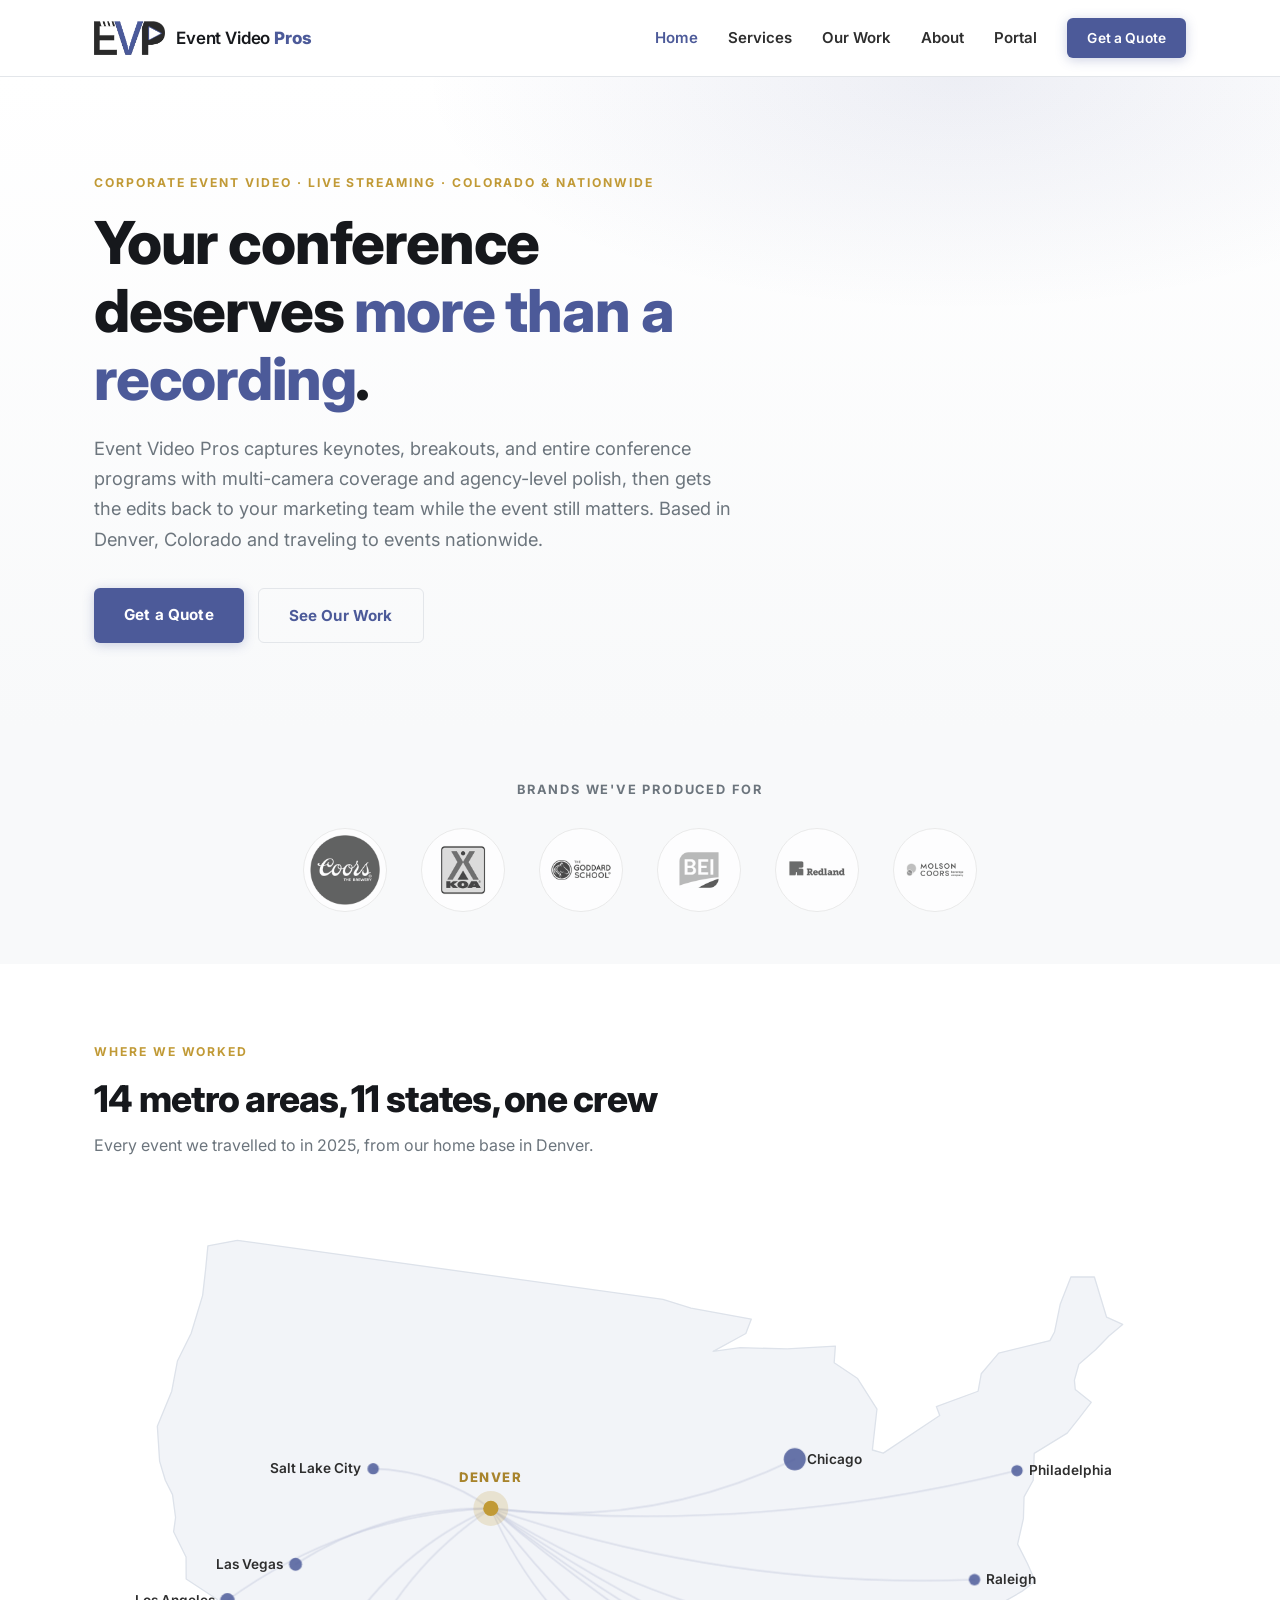
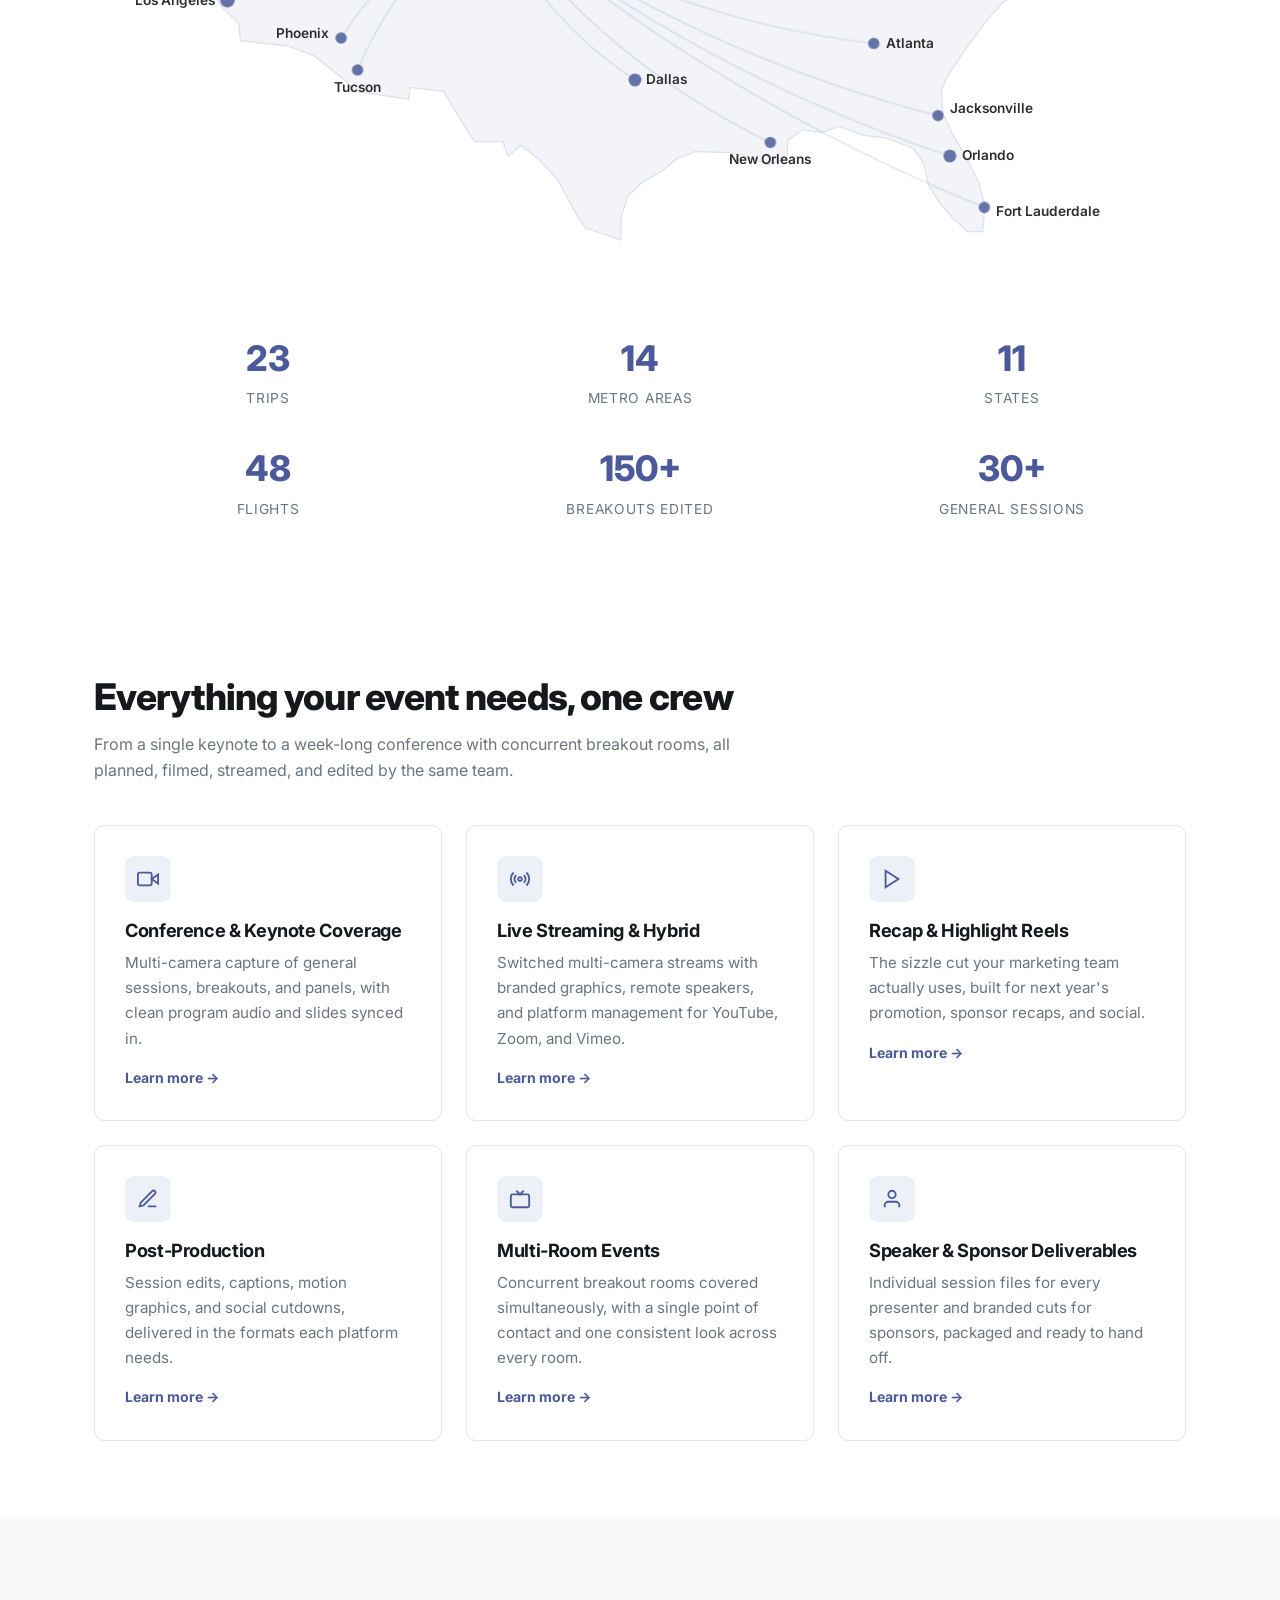
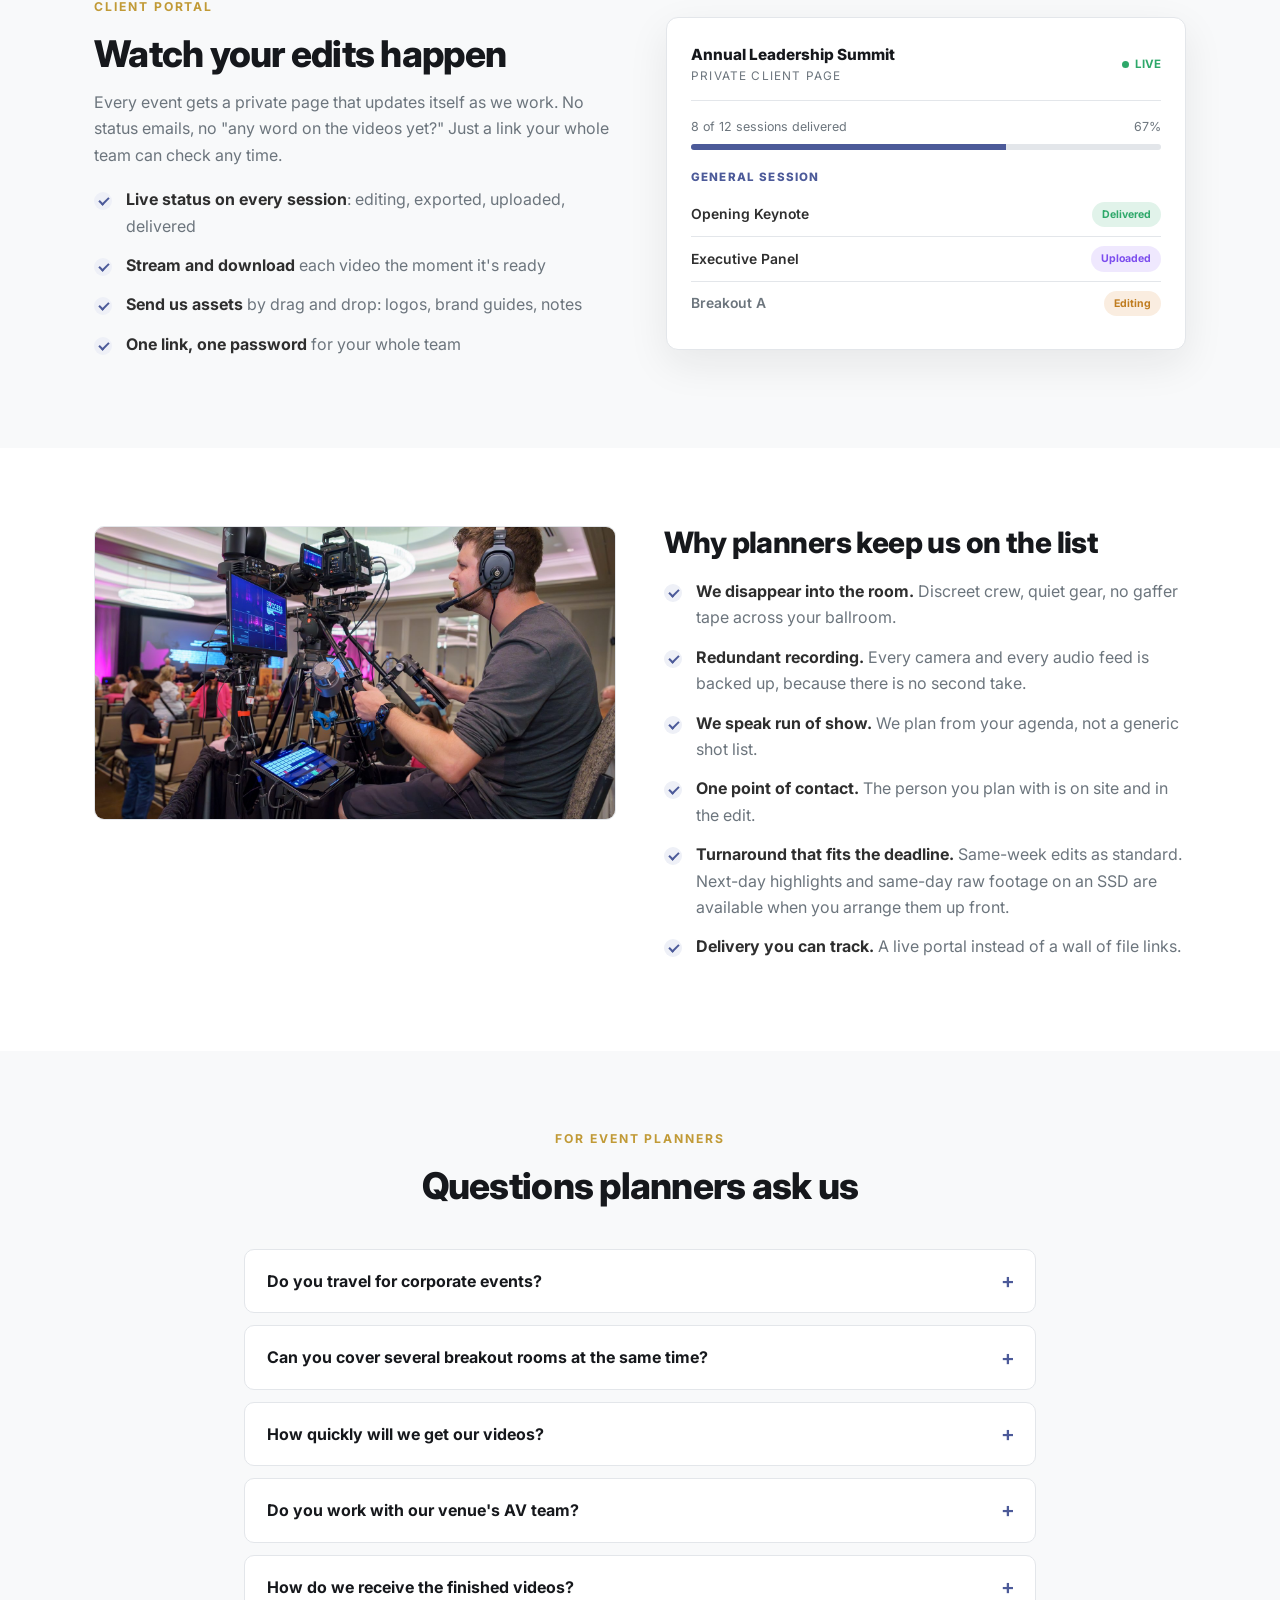
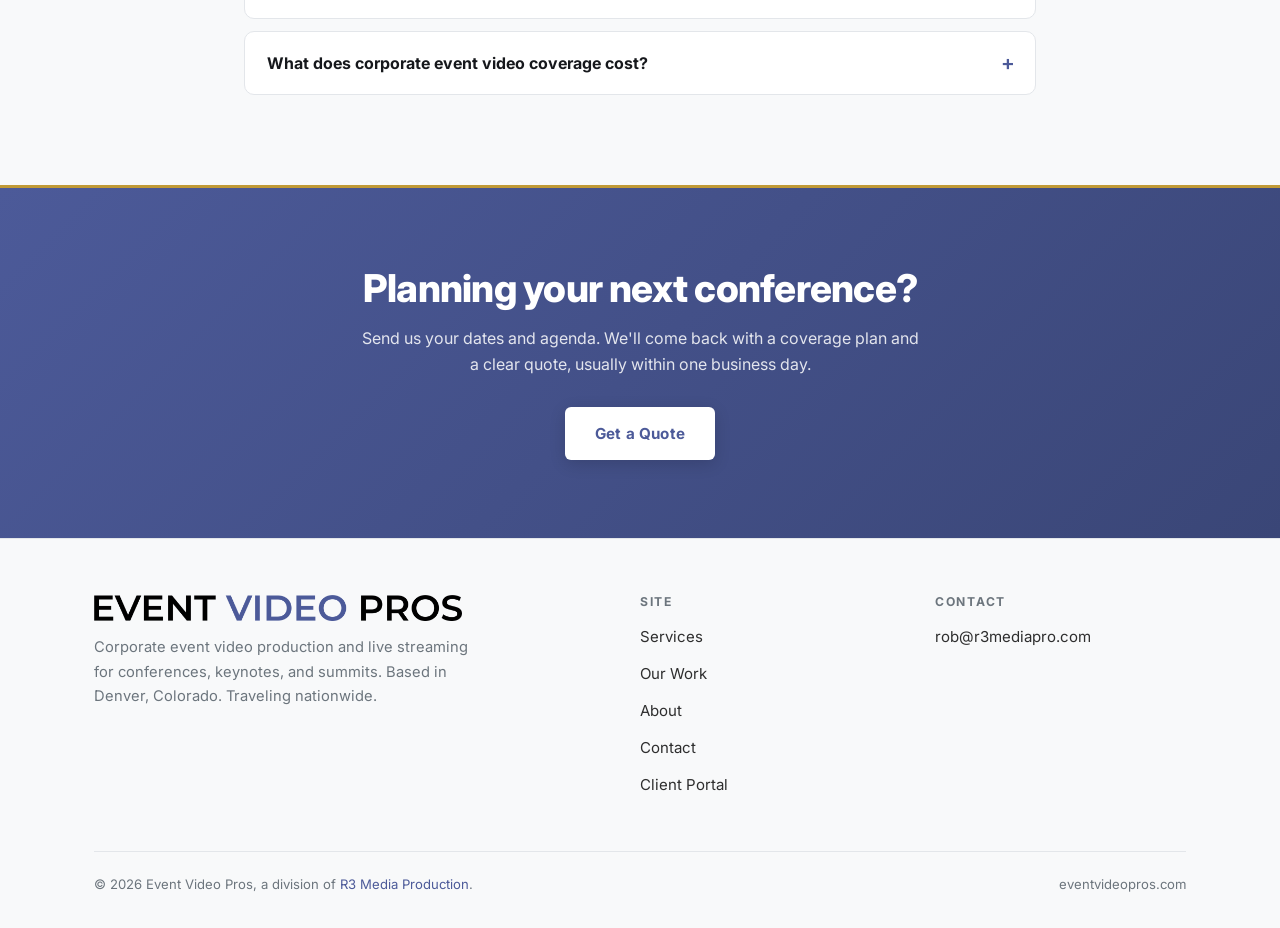
<file: index.html>
<!DOCTYPE html>
<html lang="en">
<head>
  <meta charset="UTF-8">
  <meta name="viewport" content="width=device-width, initial-scale=1.0">
  <title>Corporate Event Video Production &amp; Live Streaming | Event Video Pros</title>
  <meta name="description" content="Event Video Pros produces corporate event video and live streaming for conferences, keynotes, and multi-day summits. Based in Denver, Colorado and traveling nationwide. Multi-camera coverage, agency-level polish, fast turnaround.">
  <link rel="icon" href="assets/favicon.ico" sizes="any">
  <link rel="icon" type="image/png" sizes="32x32" href="assets/favicon-32.png">
  <link rel="icon" type="image/png" sizes="512x512" href="assets/favicon-512.png">
  <link rel="apple-touch-icon" href="assets/apple-touch-icon.png">

  <link rel="canonical" href="https://eventvideopros.com/">
  <meta property="og:type" content="website">
  <meta property="og:site_name" content="Event Video Pros">
  <meta property="og:url" content="https://eventvideopros.com/">
  <meta property="og:title" content="Corporate Event Video Production &amp; Live Streaming | Event Video Pros">
  <meta property="og:description" content="Corporate event video and live streaming for conferences, keynotes, and multi-day summits. Based in Denver, Colorado, working nationwide.">
  <meta property="og:image" content="https://eventvideopros.com/assets/evp-logo.png">
  <meta name="twitter:card" content="summary_large_image">
  <meta name="twitter:title" content="Corporate Event Video Production &amp; Live Streaming | Event Video Pros">
  <meta name="twitter:description" content="Corporate event video and live streaming for conferences, keynotes, and multi-day summits. Based in Denver, Colorado, working nationwide.">
  <meta name="twitter:image" content="https://eventvideopros.com/assets/evp-logo.png">

  <link rel="preconnect" href="https://fonts.googleapis.com">
  <link rel="preconnect" href="https://fonts.gstatic.com" crossorigin>
  <link href="https://fonts.googleapis.com/css2?family=Inter:wght@400;600;700;800&display=swap" rel="stylesheet">
  <link rel="stylesheet" href="css/styles.css">

<script type="application/ld+json">
{
  "@context": "https://schema.org",
  "@graph": [
    {
      "@type": ["Organization", "ProfessionalService"],
      "@id": "https://eventvideopros.com/#org",
      "name": "Event Video Pros",
      "alternateName": "EVP",
      "description": "Corporate event video production, live streaming, and post-production for conferences, keynotes, and multi-day summits nationwide.",
      "url": "https://eventvideopros.com/",
      "email": "rob@r3mediapro.com",
      "logo": "https://eventvideopros.com/assets/evp-logo.png",
      "image": "https://eventvideopros.com/assets/evp-logo.png",
      "parentOrganization": { "@type": "Organization", "name": "R3 Media Production", "url": "https://r3mediapro.com/" },
      "address": { "@type": "PostalAddress", "addressLocality": "Denver", "addressRegion": "CO", "addressCountry": "US" },
      "areaServed": [
        { "@type": "Country", "name": "United States" },
        { "@type": "State", "name": "Colorado" },
        { "@type": "City", "name": "Denver" }
      ],
      "knowsAbout": [
        "corporate event video production",
        "conference videography",
        "keynote recording",
        "live streaming production",
        "hybrid event production",
        "event recap videos"
      ],
      "hasOfferCatalog": {
        "@type": "OfferCatalog",
        "name": "Corporate Event Video Services",
        "itemListElement": [
          { "@type": "Offer", "itemOffered": { "@type": "Service", "name": "Corporate Event Video Production", "url": "https://eventvideopros.com/services.html#coverage" } },
          { "@type": "Offer", "itemOffered": { "@type": "Service", "name": "Live Streaming and Hybrid Events", "url": "https://eventvideopros.com/services.html#livestream" } },
          { "@type": "Offer", "itemOffered": { "@type": "Service", "name": "Event Recap and Highlight Reels", "url": "https://eventvideopros.com/services.html#recap" } },
          { "@type": "Offer", "itemOffered": { "@type": "Service", "name": "Post-Production and Editing", "url": "https://eventvideopros.com/services.html#editing" } }
        ]
      }
    },
    {
      "@type": "WebSite",
      "@id": "https://eventvideopros.com/#website",
      "url": "https://eventvideopros.com/",
      "name": "Event Video Pros",
      "publisher": { "@id": "https://eventvideopros.com/#org" }
    }
  ]
}
</script>
<script type="application/ld+json">
{
 "@context": "https://schema.org",
 "@type": "FAQPage",
 "mainEntity": [
  {
   "@type": "Question",
   "name": "Do you travel for corporate events?",
   "acceptedAnswer": {
    "@type": "Answer",
    "text": "Yes. We are based in Denver, Colorado and travel nationwide. In 2025 alone we covered events in 14 metro areas across 11 states, from Chicago to Los Angeles to Fort Lauderdale."
   }
  },
  {
   "@type": "Question",
   "name": "Can you cover several breakout rooms at the same time?",
   "acceptedAnswer": {
    "@type": "Answer",
    "text": "Yes. Multi-room coverage is one of our specialties. We staff every room, keep one consistent look across all of them, and name the files to match your agenda so nobody has to guess which recording is which."
   }
  },
  {
   "@type": "Question",
   "name": "How quickly will we get our videos?",
   "acceptedAnswer": {
    "@type": "Answer",
    "text": "Edits land on your private client portal as each one is finished, so your team can start using video before the whole batch is done. Same-week edits are standard. If you need something faster, next-day highlights and same-day raw footage on an SSD can be arranged before the event."
   }
  },
  {
   "@type": "Question",
   "name": "Do you work with our venue's AV team?",
   "acceptedAnswer": {
    "@type": "Answer",
    "text": "All the time. We coordinate with in-house AV before doors open, pull clean program audio straight from the board, and record everything redundantly so a single failure never costs you a session."
   }
  },
  {
   "@type": "Question",
   "name": "How do we receive the finished videos?",
   "acceptedAnswer": {
    "@type": "Answer",
    "text": "Through your own password-protected client portal. It shows the live status of every session as we edit, lets your whole team stream and download the finished files, and accepts your logos and brand assets by drag and drop."
   }
  },
  {
   "@type": "Question",
   "name": "What does corporate event video coverage cost?",
   "acceptedAnswer": {
    "@type": "Answer",
    "text": "It depends on the number of rooms, days, and deliverables, so we quote each event from its actual agenda. Send us your dates and run of show and you will have a clear, itemized quote, usually within one business day."
   }
  }
 ]
}
</script>
  <script src="js/analytics.js" defer></script>
</head>
<body>

<header class="site-header">
  <div class="wrap nav">
    <a class="brand" href="index.html"><img src="assets/evp-mark.png" alt="Event Video Pros"><span class="brand-text">Event Video <strong>Pros</strong></span></a>
    <button class="menu-toggle" aria-label="Menu" onclick="document.querySelector('nav.links').classList.toggle('open')">
      <span></span><span></span><span></span>
    </button>
    <nav class="links">
      <a href="index.html" class="active">Home</a>
      <a href="services.html">Services</a>
      <a href="work.html">Our Work</a>
      <a href="about.html">About</a>
      <a href="portal/">Portal</a>
      <a href="contact.html" class="btn sm">Get a Quote</a>
    </nav>
  </div>
</header>

<div id="sent-banner" style="display:none; background:#1d7a3e; color:#fff; text-align:center; padding:14px 24px; font-weight:600;">
  ✓ Request sent. We'll get back to you within one business day.
</div>
<script>
if (new URLSearchParams(location.search).get('sent') === '1') {
  document.getElementById('sent-banner').style.display = 'block';
  history.replaceState(null, '', location.pathname);
  setTimeout(() => { document.getElementById('sent-banner').style.display = 'none'; }, 6000);
}
</script>

<section class="hero">
  <div class="wrap">
    <div class="kicker">Corporate Event Video &middot; Live Streaming &middot; Colorado &amp; Nationwide</div>
    <h1>Your conference deserves <em>more than a recording</em>.</h1>
    <p class="lead">Event Video Pros captures keynotes, breakouts, and entire conference programs with multi-camera coverage and agency-level polish, then gets the edits back to your marketing team while the event still matters. Based in Denver, Colorado and traveling to events nationwide.</p>
    <div class="cta-row">
      <a class="btn" href="contact.html">Get a Quote</a>
      <a class="btn ghost" href="work.html">See Our Work</a>
    </div>
  </div>
</section>

<section class="block alt" style="padding:52px 0;">
  <div class="wrap">
    <p style="text-align:center; color:var(--steel); font-size:0.8rem; font-weight:700; letter-spacing:0.14em; text-transform:uppercase; margin-bottom:28px;">Brands we've produced for</p>
    <div class="clients">
      <img src="assets/clients/coors-round.png" alt="Coors" loading="lazy">
      <img src="assets/clients/koa-round.png" alt="KOA" loading="lazy">
      <img src="assets/clients/goddard-round.png" alt="The Goddard School" loading="lazy">
      <img src="assets/clients/bei-round.png" alt="BEI" loading="lazy">
      <img src="assets/clients/redland-round.png" alt="Redland" loading="lazy">
      <img src="assets/clients/mcbc-round.png" alt="Molson Coors" loading="lazy">
    </div>
  </div>
</section>

<section class="block" id="where-we-worked">
  <div class="wrap">
    <div class="section-head" style="margin-bottom:18px;">
      <div class="kicker">Where We Worked</div>
      <h2>14 metro areas, 11 states, one crew</h2>
      <p>Every event we travelled to in 2025, from our home base in Denver.</p>
    </div>
    <svg viewBox="0 0 1000 665" xmlns="http://www.w3.org/2000/svg" class="travel-map" role="img"
     aria-label="Map of the United States showing the 14 metro areas Event Video Pros travelled to for events in 2025, with routes radiating from Denver, Colorado.">
  <style>
    .travel-map .land{fill:#F2F4F8;stroke:#DDE2EA;stroke-width:1.2;stroke-linejoin:round}
    .travel-map .arcs path{fill:none;stroke:#4C5A99;stroke-width:1.4;opacity:.38;stroke-linecap:round}
    .travel-map .dots circle{fill:#4C5A99;opacity:.92}
    .travel-map .home{fill:#C19A36}
    .travel-map .home-halo{fill:#C19A36;opacity:.2}
    .travel-map .home-label{font:800 12px Inter,system-ui,sans-serif;fill:#A8842C;letter-spacing:.12em}
    .travel-map .labels text{font:600 12.5px Inter,system-ui,sans-serif;fill:#2E2E2E}
    @media (max-width:640px){
      .travel-map .labels text{font-size:17px}
      .travel-map .home-label{font-size:16px}
    }
  </style>
  <path class="land" d="M104.3,63.1 L102.2,84.7 L99.5,108.4 L89.0,143.1 L76.4,168.5 L71.2,196.1 L58.0,228.2 L60.1,260.4 L65.3,277.7 L71.9,290.9 L74.7,311.8 L72.9,324.8 L84.3,348.0 L84.4,368.1 L112.3,386.4 L117.6,394.3 L132.4,408.8 L134.3,424.7 L177.2,429.4 L201.1,438.4 L230.1,460.9 L237.7,470.8 L288.1,478.1 L289.5,467.4 L320.0,471.1 L334.0,494.2 L348.5,517.1 L374.5,517.1 L379.1,530.3 L391.0,520.5 L408.8,534.4 L424.8,552.4 L442.4,585.1 L449.8,595.9 L482.4,607.3 L482.7,586.1 L488.7,567.0 L502.0,554.3 L520.8,543.7 L533.8,532.8 L550.4,526.1 L582.1,527.2 L593.3,528.9 L618.1,538.2 L634.6,532.9 L635.3,515.7 L649.3,506.0 L666.2,508.9 L682.3,503.1 L705.5,511.4 L724.4,513.5 L750.1,523.1 L759.6,536.8 L764.4,557.7 L774.4,573.4 L786.2,586.7 L800.0,599.5 L813.9,599.4 L815.8,575.5 L810.4,554.9 L798.7,530.9 L785.7,509.2 L777.3,491.0 L775.8,469.5 L782.7,455.4 L795.8,435.8 L816.1,408.1 L832.2,389.6 L849.7,379.5 L861.9,370.2 L854.9,354.1 L845.8,336.2 L851.1,312.9 L851.7,292.9 L860.1,277.7 L861.0,253.1 L891.2,234.6 L902.3,220.5 L913.2,206.3 L898.6,194.7 L897.8,186.0 L901.9,171.5 L917.2,158.2 L929.4,145.6 L942.0,135.0 L927.3,128.4 L916.1,91.6 L894.7,91.4 L884.9,116.2 L879.6,142.0 L875.4,149.8 L828.5,161.3 L812.5,180.2 L809.6,196.2 L771.4,210.2 L774.5,218.4 L722.8,252.9 L712.8,250.0 L717.0,212.5 L699.3,184.6 L677.8,170.1 L678.9,154.9 L634.7,157.4 L591.8,156.3 L567.0,159.7 L596.9,143.3 L601.9,130.2 L546.7,120.1 L521.0,112.1 L131.2,58.0 Z" fill="#F2F4F8" stroke="#DDE2EA" stroke-width="1.2"/>
  <g class="arcs" fill="none" stroke="#4C5A99" stroke-width="1.4" opacity="0.38" stroke-linecap="round"><path d="M363.4,303.5 Q509.2,322.4 641.7,258.4"/><path d="M363.4,303.5 Q230.1,309.4 122.1,387.6"/><path d="M363.4,303.5 Q405.8,401.7 495.3,460.5"/><path d="M363.4,303.5 Q553.6,453.8 783.7,530.2"/><path d="M363.4,303.5 Q266.3,302.2 184.5,354.6"/><path d="M363.4,303.5 Q464.4,442.8 619.3,517.8"/><path d="M363.4,303.5 Q524.7,404.9 714.0,427.1"/><path d="M363.4,303.5 Q607.3,328.1 845.2,268.9"/><path d="M363.4,303.5 Q314.9,269.1 255.6,267.1"/><path d="M363.4,303.5 Q550.4,436.4 772.8,493.2"/><path d="M363.4,303.5 Q567.6,476.3 815.3,577.3"/><path d="M363.4,303.5 Q578.7,377.6 806.3,368.7"/><path d="M363.4,303.5 Q280.1,359.1 241.3,451.4"/><path d="M363.4,303.5 Q277.0,342.2 226.2,422.1"/></g>
  <g class="dots" fill="#4C5A99" opacity="0.92"><circle cx="641.7" cy="258.4" r="10.1"><title>Chicago, IL - 8 trips in 2025</title></circle><circle cx="122.1" cy="387.6" r="6.6"><title>Los Angeles, CA - 3 trips in 2025</title></circle><circle cx="495.3" cy="460.5" r="5.9"><title>Dallas, TX - 2 trips in 2025</title></circle><circle cx="783.7" cy="530.2" r="5.9"><title>Orlando, FL - 2 trips in 2025</title></circle><circle cx="184.5" cy="354.6" r="5.9"><title>Las Vegas, NV - 2 trips in 2025</title></circle><circle cx="619.3" cy="517.8" r="5.2"><title>New Orleans, LA - 1 trip in 2025</title></circle><circle cx="714.0" cy="427.1" r="5.2"><title>Atlanta, GA - 1 trip in 2025</title></circle><circle cx="845.2" cy="268.9" r="5.2"><title>Philadelphia, PA - 1 trip in 2025</title></circle><circle cx="255.6" cy="267.1" r="5.2"><title>Salt Lake City, UT - 1 trip in 2025</title></circle><circle cx="772.8" cy="493.2" r="5.2"><title>Jacksonville, FL - 1 trip in 2025</title></circle><circle cx="815.3" cy="577.3" r="5.2"><title>Fort Lauderdale, FL - 1 trip in 2025</title></circle><circle cx="806.3" cy="368.7" r="5.2"><title>Raleigh, NC - 1 trip in 2025</title></circle><circle cx="241.3" cy="451.4" r="5.2"><title>Tucson, AZ - 1 trip in 2025</title></circle><circle cx="226.2" cy="422.1" r="5.2"><title>Phoenix, AZ - 1 trip in 2025</title></circle></g>
  <circle class="home-halo" cx="363.4" cy="303.5" r="16" fill="#C19A36" opacity="0.2"/>
  <circle class="home" cx="363.4" cy="303.5" r="7" fill="#C19A36"/>
  <text class="home-label" x="363.4" y="279.5" text-anchor="middle" fill="#A8842C" font-family="Inter,system-ui,sans-serif" font-size="12" font-weight="800" letter-spacing="1.4">DENVER</text>
  <g class="labels" fill="#2E2E2E" font-family="Inter,system-ui,sans-serif" font-size="12.5" font-weight="600"><text x="652.7" y="262.4" text-anchor="start">Chicago</text><text x="111.1" y="391.6" text-anchor="end">Los Angeles</text><text x="505.3" y="464.5" text-anchor="start">Dallas</text><text x="794.7" y="534.2" text-anchor="start">Orlando</text><text x="173.5" y="358.6" text-anchor="end">Las Vegas</text><text x="619.3" y="537.8" text-anchor="middle">New Orleans</text><text x="725.0" y="431.1" text-anchor="start">Atlanta</text><text x="856.2" y="272.9" text-anchor="start">Philadelphia</text><text x="244.6" y="271.1" text-anchor="end">Salt Lake City</text><text x="783.8" y="491.2" text-anchor="start">Jacksonville</text><text x="826.3" y="585.3" text-anchor="start">Fort Lauderdale</text><text x="817.3" y="372.7" text-anchor="start">Raleigh</text><text x="241.3" y="471.4" text-anchor="middle">Tucson</text><text x="215.2" y="422.1" text-anchor="end">Phoenix</text></g>
</svg>
    <div class="stats six" style="margin-top:26px;">
      <div class="stat"><div class="num">23</div><div class="label">Trips</div></div>
      <div class="stat"><div class="num">14</div><div class="label">Metro Areas</div></div>
      <div class="stat"><div class="num">11</div><div class="label">States</div></div>
      <div class="stat"><div class="num">48</div><div class="label">Flights</div></div>
      <div class="stat"><div class="num">150+</div><div class="label">Breakouts Edited</div></div>
      <div class="stat"><div class="num">30+</div><div class="label">General Sessions</div></div>
    </div>
  </div>
</section>

<section class="block">
  <div class="wrap">
    <div class="section-head">
      <h2>Everything your event needs, one crew</h2>
      <p>From a single keynote to a week-long conference with concurrent breakout rooms, all planned, filmed, streamed, and edited by the same team.</p>
    </div>
    <div class="grid cols-3">
      <div class="card">
        <div class="icon">
          <svg width="22" height="22" viewBox="0 0 24 24" fill="none" stroke="currentColor" stroke-width="2"><path d="M23 7l-7 5 7 5V7z"/><rect x="1" y="5" width="15" height="14" rx="2"/></svg>
        </div>
        <h3>Conference &amp; Keynote Coverage</h3>
        <p>Multi-camera capture of general sessions, breakouts, and panels, with clean program audio and slides synced in.</p>
        <a class="more" href="services.html#coverage">Learn more &rarr;</a>
      </div>
      <div class="card">
        <div class="icon">
          <svg width="22" height="22" viewBox="0 0 24 24" fill="none" stroke="currentColor" stroke-width="2"><circle cx="12" cy="12" r="2"/><path d="M16.24 7.76a6 6 0 010 8.49M7.76 16.24a6 6 0 010-8.49M19.07 4.93a10 10 0 010 14.14M4.93 19.07a10 10 0 010-14.14"/></svg>
        </div>
        <h3>Live Streaming &amp; Hybrid</h3>
        <p>Switched multi-camera streams with branded graphics, remote speakers, and platform management for YouTube, Zoom, and Vimeo.</p>
        <a class="more" href="services.html#livestream">Learn more &rarr;</a>
      </div>
      <div class="card">
        <div class="icon">
          <svg width="22" height="22" viewBox="0 0 24 24" fill="none" stroke="currentColor" stroke-width="2"><polygon points="5 3 19 12 5 21 5 3"/></svg>
        </div>
        <h3>Recap &amp; Highlight Reels</h3>
        <p>The sizzle cut your marketing team actually uses, built for next year's promotion, sponsor recaps, and social.</p>
        <a class="more" href="services.html#recap">Learn more &rarr;</a>
      </div>
      <div class="card">
        <div class="icon">
          <svg width="22" height="22" viewBox="0 0 24 24" fill="none" stroke="currentColor" stroke-width="2"><path d="M12 20h9M16.5 3.5a2.12 2.12 0 013 3L7 19l-4 1 1-4L16.5 3.5z"/></svg>
        </div>
        <h3>Post-Production</h3>
        <p>Session edits, captions, motion graphics, and social cutdowns, delivered in the formats each platform needs.</p>
        <a class="more" href="services.html#editing">Learn more &rarr;</a>
      </div>
      <div class="card">
        <div class="icon">
          <svg width="22" height="22" viewBox="0 0 24 24" fill="none" stroke="currentColor" stroke-width="2"><rect x="2" y="7" width="20" height="14" rx="2"/><path d="M16 3l-4 4-4-4"/></svg>
        </div>
        <h3>Multi-Room Events</h3>
        <p>Concurrent breakout rooms covered simultaneously, with a single point of contact and one consistent look across every room.</p>
        <a class="more" href="services.html#multiroom">Learn more &rarr;</a>
      </div>
      <div class="card">
        <div class="icon">
          <svg width="22" height="22" viewBox="0 0 24 24" fill="none" stroke="currentColor" stroke-width="2"><path d="M20 21v-2a4 4 0 00-4-4H8a4 4 0 00-4 4v2"/><circle cx="12" cy="7" r="4"/></svg>
        </div>
        <h3>Speaker &amp; Sponsor Deliverables</h3>
        <p>Individual session files for every presenter and branded cuts for sponsors, packaged and ready to hand off.</p>
        <a class="more" href="services.html#deliverables">Learn more &rarr;</a>
      </div>
    </div>
  </div>
</section>

<section class="block alt" id="portal">
  <div class="wrap">
    <div class="grid cols-2" style="align-items:center; gap:52px;">
      <div>
        <div class="kicker">Client Portal</div>
        <h2 style="font-size:clamp(1.7rem,3vw,2.3rem); font-weight:800;">Watch your edits happen</h2>
        <p style="color:var(--steel); margin:14px 0 4px;">Every event gets a private page that updates itself as we work. No status emails, no "any word on the videos yet?" Just a link your whole team can check any time.</p>
        <ul class="checks">
          <li><strong>Live status on every session</strong>: editing, exported, uploaded, delivered</li>
          <li><strong>Stream and download</strong> each video the moment it's ready</li>
          <li><strong>Send us assets</strong> by drag and drop: logos, brand guides, notes</li>
          <li><strong>One link, one password</strong> for your whole team</li>
        </ul>
      </div>
      <div style="background:#fff; border:1px solid var(--line); border-radius:12px; padding:24px; box-shadow:0 14px 40px rgba(22,24,28,0.08);">
        <div style="display:flex; align-items:center; justify-content:space-between; gap:10px; border-bottom:1px solid var(--line); padding-bottom:14px; margin-bottom:16px;">
          <div>
            <div style="font-weight:800; font-size:0.96rem; color:var(--ink);">Annual Leadership Summit</div>
            <div style="color:var(--steel); font-size:0.74rem; letter-spacing:0.1em; text-transform:uppercase;">Private client page</div>
          </div>
          <span style="display:flex; align-items:center; gap:6px; color:#2ea86a; font-size:0.72rem; font-weight:700;"><span style="width:7px;height:7px;border-radius:50%;background:#2ea86a;display:inline-block;"></span>LIVE</span>
        </div>
        <div style="display:flex; justify-content:space-between; font-size:0.78rem; color:var(--steel); margin-bottom:6px;">
          <span>8 of 12 sessions delivered</span><span>67%</span>
        </div>
        <div style="height:6px; border-radius:3px; background:var(--line); overflow:hidden; margin-bottom:18px;">
          <div style="width:67%; height:100%; background:linear-gradient(90deg,var(--slate),var(--electric));"></div>
        </div>
        <div style="color:var(--slate); font-size:0.72rem; font-weight:800; letter-spacing:0.1em; text-transform:uppercase; margin-bottom:6px;">General Session</div>
        <div style="display:flex; justify-content:space-between; align-items:center; gap:8px; padding:9px 0; border-bottom:1px solid var(--line);">
          <span style="font-size:0.87rem; font-weight:600;">Opening Keynote</span>
          <span style="background:rgba(46,168,106,.14); color:#2ea86a; font-size:0.66rem; font-weight:700; padding:4px 10px; border-radius:20px;">Delivered</span>
        </div>
        <div style="display:flex; justify-content:space-between; align-items:center; gap:8px; padding:9px 0; border-bottom:1px solid var(--line);">
          <span style="font-size:0.87rem; font-weight:600;">Executive Panel</span>
          <span style="background:rgba(139,92,246,.14); color:#7c4dee; font-size:0.66rem; font-weight:700; padding:4px 10px; border-radius:20px;">Uploaded</span>
        </div>
        <div style="display:flex; justify-content:space-between; align-items:center; gap:8px; padding:9px 0;">
          <span style="font-size:0.87rem; font-weight:600; color:var(--steel);">Breakout A</span>
          <span style="background:rgba(217,131,36,.14); color:#c07d20; font-size:0.66rem; font-weight:700; padding:4px 10px; border-radius:20px;">Editing</span>
        </div>
      </div>
    </div>
  </div>
</section>

<section class="block">
  <div class="wrap">
    <div class="grid cols-2" style="gap:48px; align-items:start;">
      <div class="service-visual photo" style="aspect-ratio:16/9;">
        <img src="assets/bts-operator.jpg" alt="Event Video Pros camera operator on comms covering a general session" loading="lazy">
      </div>
      <div>
        <div class="section-head" style="margin-bottom:6px;">
          <h2 style="font-size:clamp(1.5rem,2.3vw,1.95rem);">Why planners keep us on the list</h2>
        </div>
        <ul class="checks">
          <li><strong>We disappear into the room.</strong> Discreet crew, quiet gear, no gaffer tape across your ballroom.</li>
          <li><strong>Redundant recording.</strong> Every camera and every audio feed is backed up, because there is no second take.</li>
          <li><strong>We speak run of show.</strong> We plan from your agenda, not a generic shot list.</li>
          <li><strong>One point of contact.</strong> The person you plan with is on site and in the edit.</li>
          <li><strong>Turnaround that fits the deadline.</strong> Same-week edits as standard. Next-day highlights and same-day raw footage on an SSD are available when you arrange them up front.</li>
          <li><strong>Delivery you can track.</strong> A live portal instead of a wall of file links.</li>
        </ul>
      </div>
    </div>
  </div>
</section>

<section class="block alt" id="faq">
  <div class="wrap" style="max-width:840px;">
    <div class="section-head" style="text-align:center;">
      <div class="kicker">For Event Planners</div>
      <h2>Questions planners ask us</h2>
    </div>
      <details class="faq">
        <summary>Do you travel for corporate events?</summary>
        <p>Yes. We are based in Denver, Colorado and travel nationwide. In 2025 alone we covered events in 14 metro areas across 11 states, from Chicago to Los Angeles to Fort Lauderdale.</p>
      </details>
      <details class="faq">
        <summary>Can you cover several breakout rooms at the same time?</summary>
        <p>Yes. Multi-room coverage is one of our specialties. We staff every room, keep one consistent look across all of them, and name the files to match your agenda so nobody has to guess which recording is which.</p>
      </details>
      <details class="faq">
        <summary>How quickly will we get our videos?</summary>
        <p>Edits land on your private client portal as each one is finished, so your team can start using video before the whole batch is done. Same-week edits are standard. If you need something faster, next-day highlights and same-day raw footage on an SSD can be arranged before the event.</p>
      </details>
      <details class="faq">
        <summary>Do you work with our venue's AV team?</summary>
        <p>All the time. We coordinate with in-house AV before doors open, pull clean program audio straight from the board, and record everything redundantly so a single failure never costs you a session.</p>
      </details>
      <details class="faq">
        <summary>How do we receive the finished videos?</summary>
        <p>Through your own password-protected client portal. It shows the live status of every session as we edit, lets your whole team stream and download the finished files, and accepts your logos and brand assets by drag and drop.</p>
      </details>
      <details class="faq">
        <summary>What does corporate event video coverage cost?</summary>
        <p>It depends on the number of rooms, days, and deliverables, so we quote each event from its actual agenda. Send us your dates and run of show and you will have a clear, itemized quote, usually within one business day.</p>
      </details>
  </div>
</section>

<section class="cta-band">
  <div class="wrap">
    <h2>Planning your next conference?</h2>
    <p>Send us your dates and agenda. We'll come back with a coverage plan and a clear quote, usually within one business day.</p>
    <a class="btn" href="contact.html">Get a Quote</a>
  </div>
</section>

<footer class="site-footer">
  <div class="wrap">
    <div class="footer-grid">
      <div>
        <a class="brand" href="index.html"><img src="assets/evp-wordmark.png" alt="Event Video Pros"></a>
        <p class="tag">Corporate event video production and live streaming for conferences, keynotes, and summits. Based in Denver, Colorado. Traveling nationwide.</p>
      </div>
      <div>
        <h4>Site</h4>
        <ul>
          <li><a href="services.html">Services</a></li>
          <li><a href="work.html">Our Work</a></li>
          <li><a href="about.html">About</a></li>
          <li><a href="contact.html">Contact</a></li>
          <li><a href="portal/">Client Portal</a></li>
        </ul>
      </div>
      <div>
        <h4>Contact</h4>
        <ul>
          <li><a href="mailto:rob@r3mediapro.com">rob@r3mediapro.com</a></li>
        </ul>
      </div>
    </div>
    <div class="footer-bottom">
      <span>&copy; 2026 Event Video Pros, a division of <a href="https://r3mediapro.com/">R3 Media Production</a>.</span>
      <span>eventvideopros.com</span>
    </div>
  </div>
</footer>

</body>
</html>
</file>
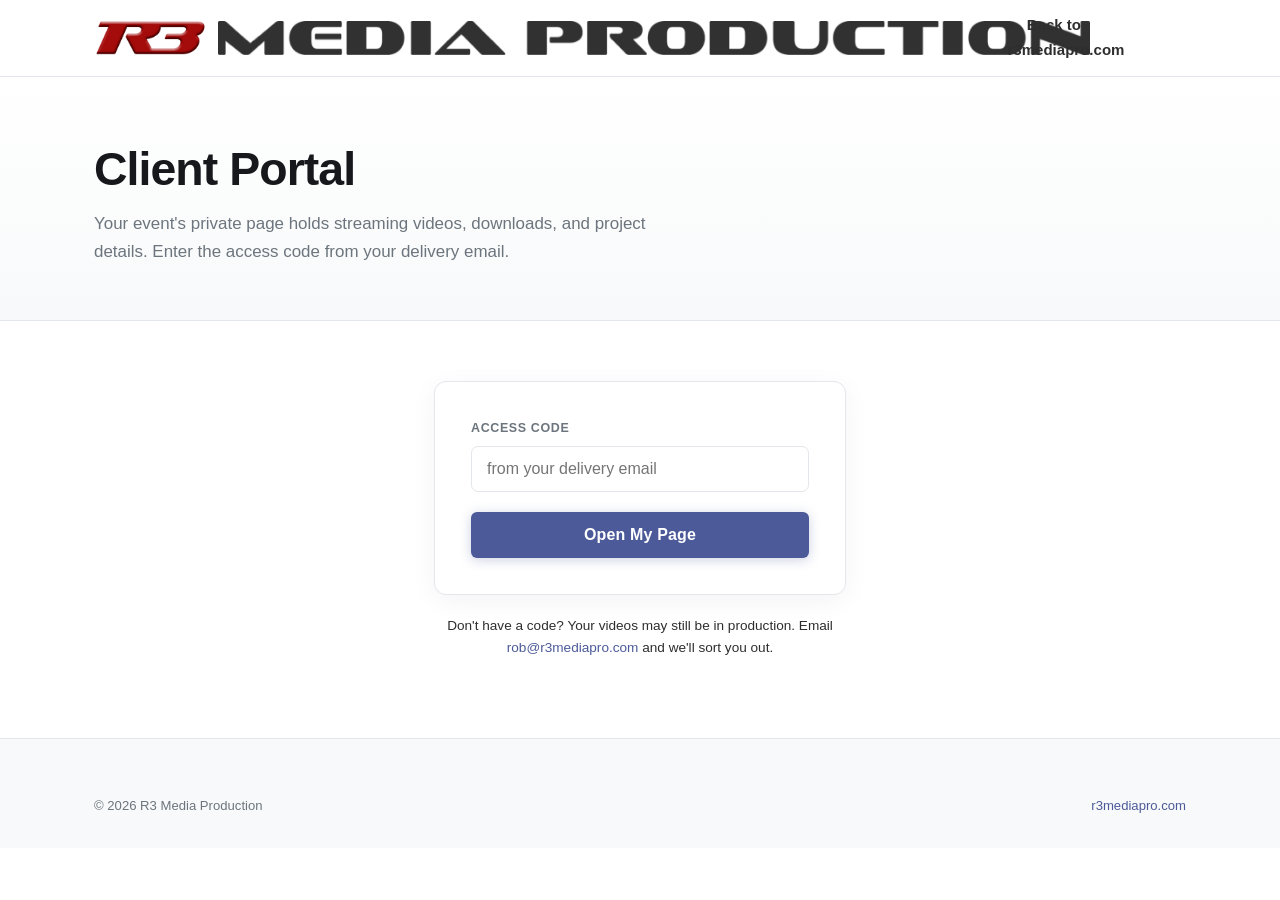
<file: portal/index.html>
<!DOCTYPE html>
<html lang="en">
<head>
  <meta charset="UTF-8">
  <meta name="viewport" content="width=device-width, initial-scale=1.0">
  <title>Client Portal</title>
  <meta name="robots" content="noindex">
  <link rel="stylesheet" href="../css/styles.css">
  <script>
  /* Same file on both domains, skinned by the one it is served from. See
     event.html: the brand is a property of the address, not of the data. */
  (function(){
    var q = new URLSearchParams(location.search).get('brand');
    var evp = q ? q === 'evp' : /eventvideopros/i.test(location.hostname);
    window.BRAND = evp
      ? { key:'evp', name:'Event Video Pros', site:'eventvideopros.com',
          wordmark:'../assets/evp-wordmark.png', icon:'../assets/favicon.png' }
      : { key:'r3',  name:'R3 Media Production', site:'r3mediapro.com',
          wordmark:'../assets/mp-text.png', mark:'../assets/r3-mark.png',
          icon:'../assets/favicon.png' };
    document.documentElement.className = 'brand-' + window.BRAND.key;
    document.title = 'Client Portal | ' + window.BRAND.name;
    document.write('<link rel="icon" type="image/png" href="' + window.BRAND.icon + '">');
  })();
  </script>
  <style>
    html.brand-evp{ --muted:#6C757D; --text:#2E2E2E; --err:#B3261E; }
    html.brand-r3{ --err:#e63946; }
    html.brand-evp .site-header .brand img.evp-lock{ height:26px; width:auto; max-width:none; }
  </style>
</head>
<body>

<header class="site-header">
  <div class="wrap nav">
    <a class="brand" href="../index.html" id="brand-lockup"></a>
    <nav class="links" style="display:flex;">
      <a href="../index.html" id="back-link">&larr; Back</a>
    </nav>
  </div>
</header>

<section class="page-hero">
  <div class="wrap">
    <h1>Client Portal</h1>
    <p>Your event's private page holds streaming videos, downloads, and project details. Enter the access code from your delivery email.</p>
  </div>
</section>

<section class="block" style="padding-top:60px;">
  <div class="wrap" style="max-width:460px;">
    <form class="quote" style="grid-template-columns:1fr;" onsubmit="event.preventDefault(); go();">
      <div>
        <label for="code">Access Code</label>
        <input type="text" id="code" autocomplete="off" autocapitalize="off" placeholder="from your delivery email" required>
      </div>
      <div>
        <button type="submit" class="btn" style="border:0; cursor:pointer; font-size:1rem; width:100%;">Open My Page</button>
      </div>
      <p id="err" style="display:none; color:var(--err); margin:0; text-align:center; font-size:0.9rem;">We couldn't find that access code. Double-check your delivery email, or contact <a href="mailto:rob@r3mediapro.com">rob@r3mediapro.com</a>.</p>
    </form>
    <p style="color:var(--muted); font-size:0.85rem; text-align:center; margin-top:20px;">Don't have a code? Your videos may still be in production. Email <a href="mailto:rob@r3mediapro.com">rob@r3mediapro.com</a> and we'll sort you out.</p>
  </div>
</section>

<footer class="site-footer">
  <div class="wrap">
    <div class="footer-bottom" style="margin-top:0; padding-top:0; border-top:0;">
      <span>&copy; 2026 <span id="foot-brand">R3 Media Production</span></span>
      <span><a href="../index.html" id="foot-site">r3mediapro.com</a></span>
    </div>
  </div>
</footer>

<script>
// Live events are served by event.html?event=<code>; older one-off pages are
// still plain <code>.html files, so try the live list first and fall back.
const API = 'https://script.google.com/macros/s/AKfycbxcQZAx8leuJsUp4f-qkTcsfenXeLrZean7xxJKQjGaNiNuBcOt0vz1QPyemnrNAaL9/exec';

(function paintBrand(){
  const b = window.BRAND;
  document.getElementById('brand-lockup').innerHTML = b.key === 'evp'
    ? `<img class="evp-lock" src="${b.wordmark}" alt="${b.name}">`
    : `<img src="${b.mark}" alt="${b.name}"><img class="mp-text" src="${b.wordmark}" alt="${b.name}">`;
  document.getElementById('back-link').innerHTML = '&larr; Back to ' + b.site;
  document.getElementById('foot-brand').textContent = b.name;
  const fs = document.getElementById('foot-site');
  fs.textContent = b.site;
})();

async function go() {
  const code = document.getElementById('code').value.trim().toLowerCase();
  if (!code) return;
  const btn = document.querySelector('button[type=submit]');
  const err = document.getElementById('err');
  err.style.display = 'none';
  const label = btn.textContent;
  btn.textContent = 'Checking…';
  btn.disabled = true;

  try {
    try {
      const res = await fetch(API + '?mode=portal&event=' + encodeURIComponent(code), {redirect: 'follow'});
      const data = await res.json();
      // a password prompt is still proof the event exists
      if (data.ok === true || data.error === 'bad password'){
        window.location.href = 'event.html?event=' + encodeURIComponent(code);
        return;
      }
    } catch (e) { /* offline or the script is down, so try the old pages */ }

    const legacy = code + '.html';
    const res2 = await fetch(legacy, {method: 'HEAD'});
    if (!res2.ok) throw new Error();
    window.location.href = legacy;
  } catch (e) {
    err.style.display = 'block';
  } finally {
    btn.textContent = label;
    btn.disabled = false;
  }
}
</script>

</body>
</html>
</file>
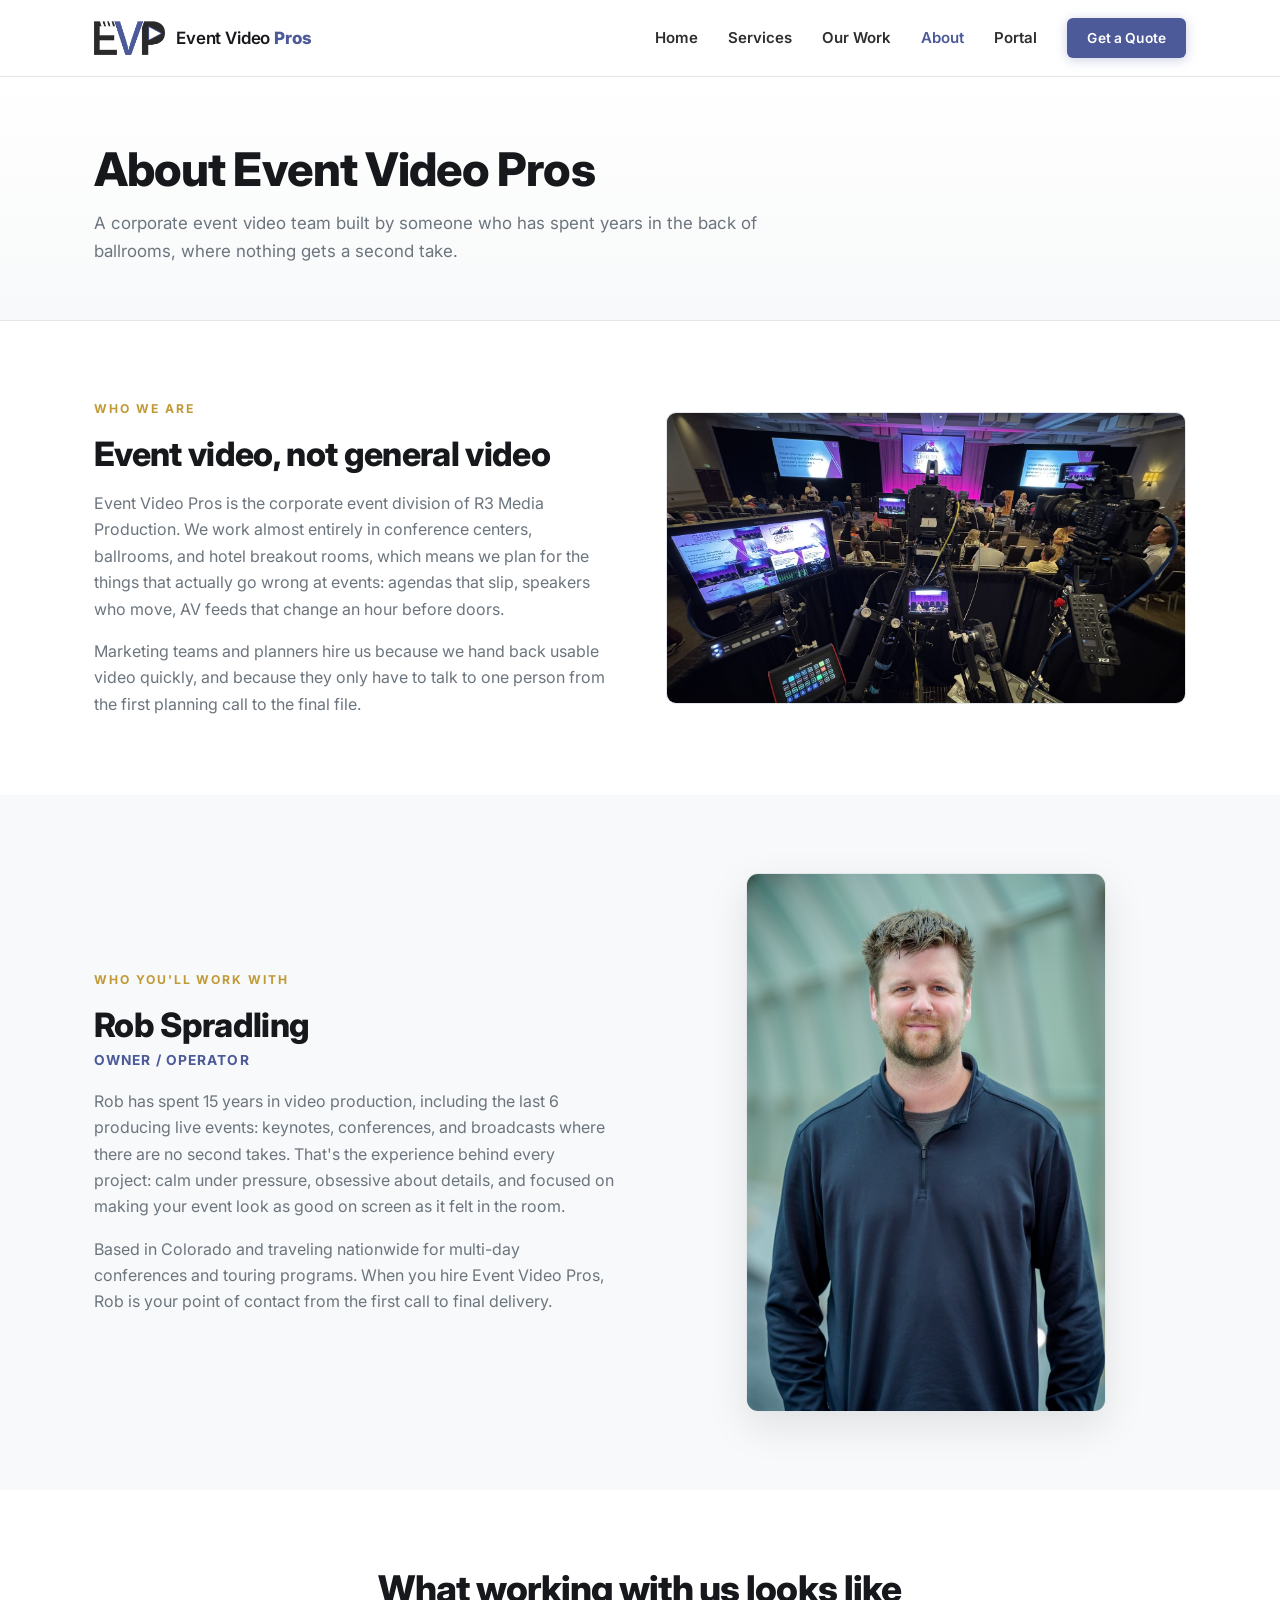
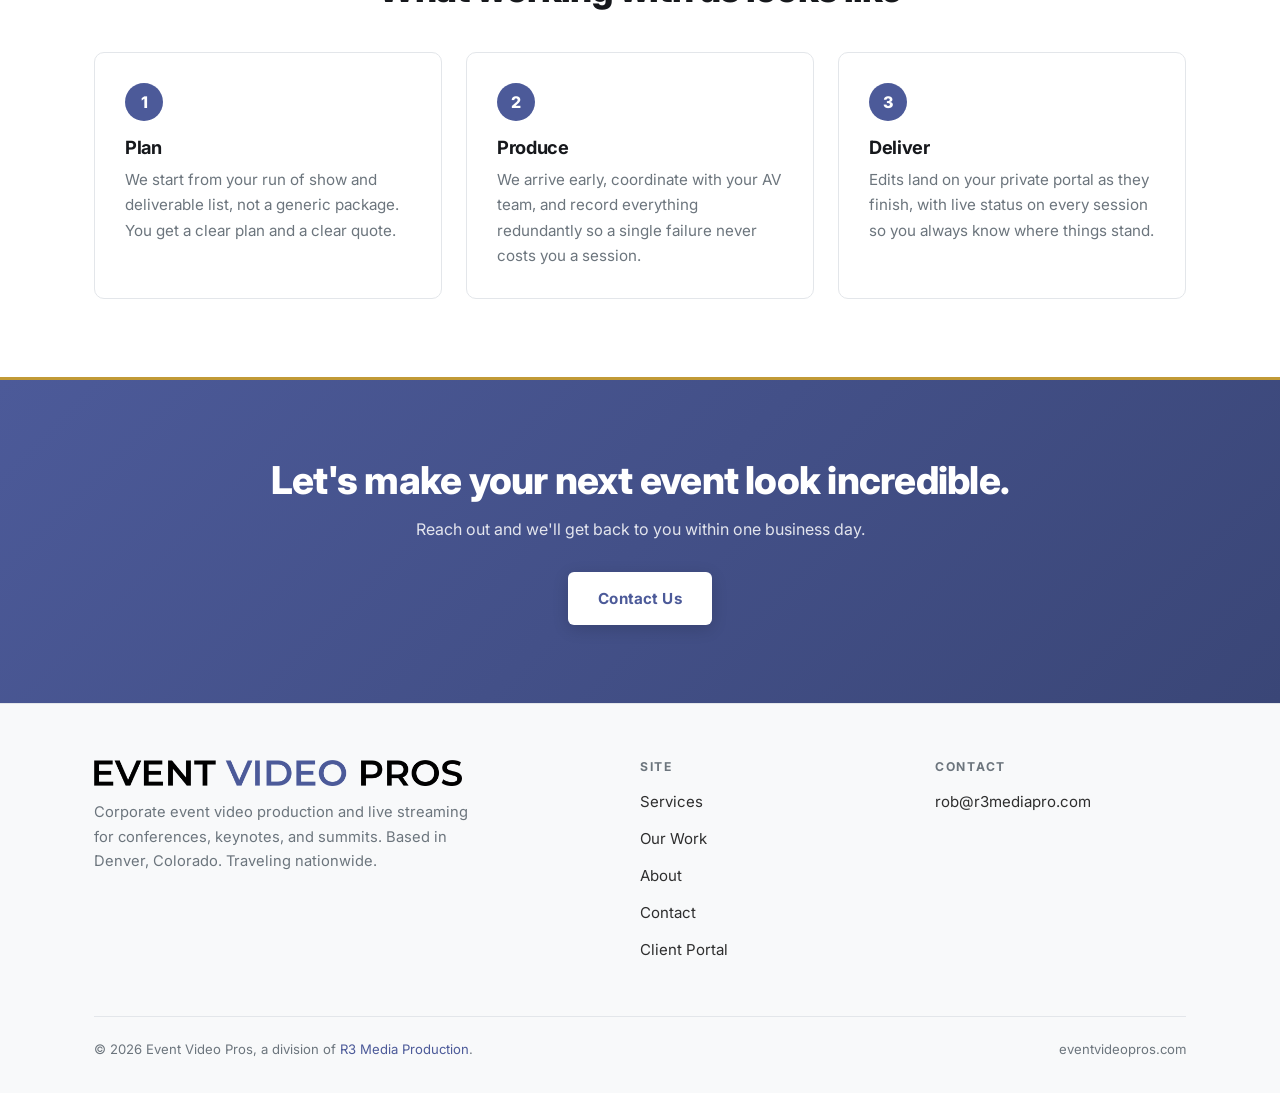
<file: about.html>
<!DOCTYPE html>
<html lang="en">
<head>
  <meta charset="UTF-8">
  <meta name="viewport" content="width=device-width, initial-scale=1.0">
  <title>About Event Video Pros | Corporate Event Video Team</title>
  <meta name="description" content="Event Video Pros is the corporate event division of R3 Media Production, led by owner-operator Rob Spradling, with 15 years in video and 6 years in live event production.">
  <link rel="icon" href="assets/favicon.ico" sizes="any">
  <link rel="icon" type="image/png" sizes="32x32" href="assets/favicon-32.png">
  <link rel="icon" type="image/png" sizes="512x512" href="assets/favicon-512.png">
  <link rel="apple-touch-icon" href="assets/apple-touch-icon.png">

  <link rel="canonical" href="https://eventvideopros.com/about.html">
  <meta property="og:type" content="website">
  <meta property="og:site_name" content="Event Video Pros">
  <meta property="og:url" content="https://eventvideopros.com/about.html">
  <meta property="og:title" content="About Event Video Pros">
  <meta property="og:description" content="The corporate event division of R3 Media Production, led by owner-operator Rob Spradling.">
  <meta property="og:image" content="https://eventvideopros.com/assets/evp-logo.png">
  <meta name="twitter:card" content="summary_large_image">
  <meta name="twitter:title" content="About Event Video Pros">
  <meta name="twitter:description" content="The corporate event division of R3 Media Production, led by owner-operator Rob Spradling.">
  <meta name="twitter:image" content="https://eventvideopros.com/assets/evp-logo.png">

  <link rel="preconnect" href="https://fonts.googleapis.com">
  <link rel="preconnect" href="https://fonts.gstatic.com" crossorigin>
  <link href="https://fonts.googleapis.com/css2?family=Inter:wght@400;600;700;800&display=swap" rel="stylesheet">
  <link rel="stylesheet" href="css/styles.css">
  <script src="js/analytics.js" defer></script>
</head>
<body>

<header class="site-header">
  <div class="wrap nav">
    <a class="brand" href="index.html"><img src="assets/evp-mark.png" alt="Event Video Pros"><span class="brand-text">Event Video <strong>Pros</strong></span></a>
    <button class="menu-toggle" aria-label="Menu" onclick="document.querySelector('nav.links').classList.toggle('open')">
      <span></span><span></span><span></span>
    </button>
    <nav class="links">
      <a href="index.html">Home</a>
      <a href="services.html">Services</a>
      <a href="work.html">Our Work</a>
      <a href="about.html" class="active">About</a>
      <a href="portal/">Portal</a>
      <a href="contact.html" class="btn sm">Get a Quote</a>
    </nav>
  </div>
</header>

<section class="page-hero">
  <div class="wrap">
    <h1>About Event Video Pros</h1>
    <p>A corporate event video team built by someone who has spent years in the back of ballrooms, where nothing gets a second take.</p>
  </div>
</section>

<section class="block">
  <div class="wrap">
    <div class="grid cols-2" style="align-items:center; gap:52px;">
      <div>
        <div class="kicker">Who We Are</div>
        <h2 style="font-size:clamp(1.6rem,2.8vw,2.1rem); font-weight:800;">Event video, not general video</h2>
        <p style="color:var(--steel); margin:16px 0;">Event Video Pros is the corporate event division of R3 Media Production. We work almost entirely in conference centers, ballrooms, and hotel breakout rooms, which means we plan for the things that actually go wrong at events: agendas that slip, speakers who move, AV feeds that change an hour before doors.</p>
        <p style="color:var(--steel);">Marketing teams and planners hire us because we hand back usable video quickly, and because they only have to talk to one person from the first planning call to the final file.</p>
      </div>
      <div class="service-visual photo" style="aspect-ratio:16/9;">
        <img src="assets/bts-ballroom.jpg" alt="Event Video Pros multi-camera position at the back of a conference ballroom" loading="lazy">
      </div>
    </div>
  </div>
</section>

<section class="block alt">
  <div class="wrap">
    <div class="grid cols-2" style="align-items:center; gap:52px;">
      <div>
        <div class="kicker">Who You'll Work With</div>
        <h2 style="font-size:clamp(1.6rem,2.8vw,2.1rem); font-weight:800;">Rob Spradling</h2>
        <p style="color:var(--slate); font-weight:700; font-size:0.86rem; letter-spacing:0.08em; text-transform:uppercase; margin-top:4px;">Owner / Operator</p>
        <p style="color:var(--steel); margin:16px 0;">Rob has spent 15 years in video production, including the last 6 producing live events: keynotes, conferences, and broadcasts where there are no second takes. That's the experience behind every project: calm under pressure, obsessive about details, and focused on making your event look as good on screen as it felt in the room.</p>
        <p style="color:var(--steel);">Based in Colorado and traveling nationwide for multi-day conferences and touring programs. When you hire Event Video Pros, Rob is your point of contact from the first call to final delivery.</p>
      </div>
      <div style="max-width:360px; justify-self:center;">
        <img src="assets/rob-spradling.jpg" alt="Rob Spradling, Owner and Operator of Event Video Pros" style="border-radius:12px; border:1px solid var(--line); box-shadow:0 14px 40px rgba(22,24,28,0.10);">
      </div>
    </div>
  </div>
</section>

<section class="block">
  <div class="wrap">
    <div class="section-head" style="text-align:center;">
      <h2>What working with us looks like</h2>
    </div>
    <div class="grid cols-3">
      <div class="card">
        <div class="step-num">1</div>
        <h3>Plan</h3>
        <p>We start from your run of show and deliverable list, not a generic package. You get a clear plan and a clear quote.</p>
      </div>
      <div class="card">
        <div class="step-num">2</div>
        <h3>Produce</h3>
        <p>We arrive early, coordinate with your AV team, and record everything redundantly so a single failure never costs you a session.</p>
      </div>
      <div class="card">
        <div class="step-num">3</div>
        <h3>Deliver</h3>
        <p>Edits land on your private portal as they finish, with live status on every session so you always know where things stand.</p>
      </div>
    </div>
  </div>
</section>

<section class="cta-band">
  <div class="wrap">
    <h2>Let's make your next event look incredible.</h2>
    <p>Reach out and we'll get back to you within one business day.</p>
    <a class="btn" href="contact.html">Contact Us</a>
  </div>
</section>

<footer class="site-footer">
  <div class="wrap">
    <div class="footer-grid">
      <div>
        <a class="brand" href="index.html"><img src="assets/evp-wordmark.png" alt="Event Video Pros"></a>
        <p class="tag">Corporate event video production and live streaming for conferences, keynotes, and summits. Based in Denver, Colorado. Traveling nationwide.</p>
      </div>
      <div>
        <h4>Site</h4>
        <ul>
          <li><a href="services.html">Services</a></li>
          <li><a href="work.html">Our Work</a></li>
          <li><a href="about.html">About</a></li>
          <li><a href="contact.html">Contact</a></li>
          <li><a href="portal/">Client Portal</a></li>
        </ul>
      </div>
      <div>
        <h4>Contact</h4>
        <ul>
          <li><a href="mailto:rob@r3mediapro.com">rob@r3mediapro.com</a></li>
        </ul>
      </div>
    </div>
    <div class="footer-bottom">
      <span>&copy; 2026 Event Video Pros, a division of <a href="https://r3mediapro.com/">R3 Media Production</a>.</span>
      <span>eventvideopros.com</span>
    </div>
  </div>
</footer>

</body>
</html>
</file>
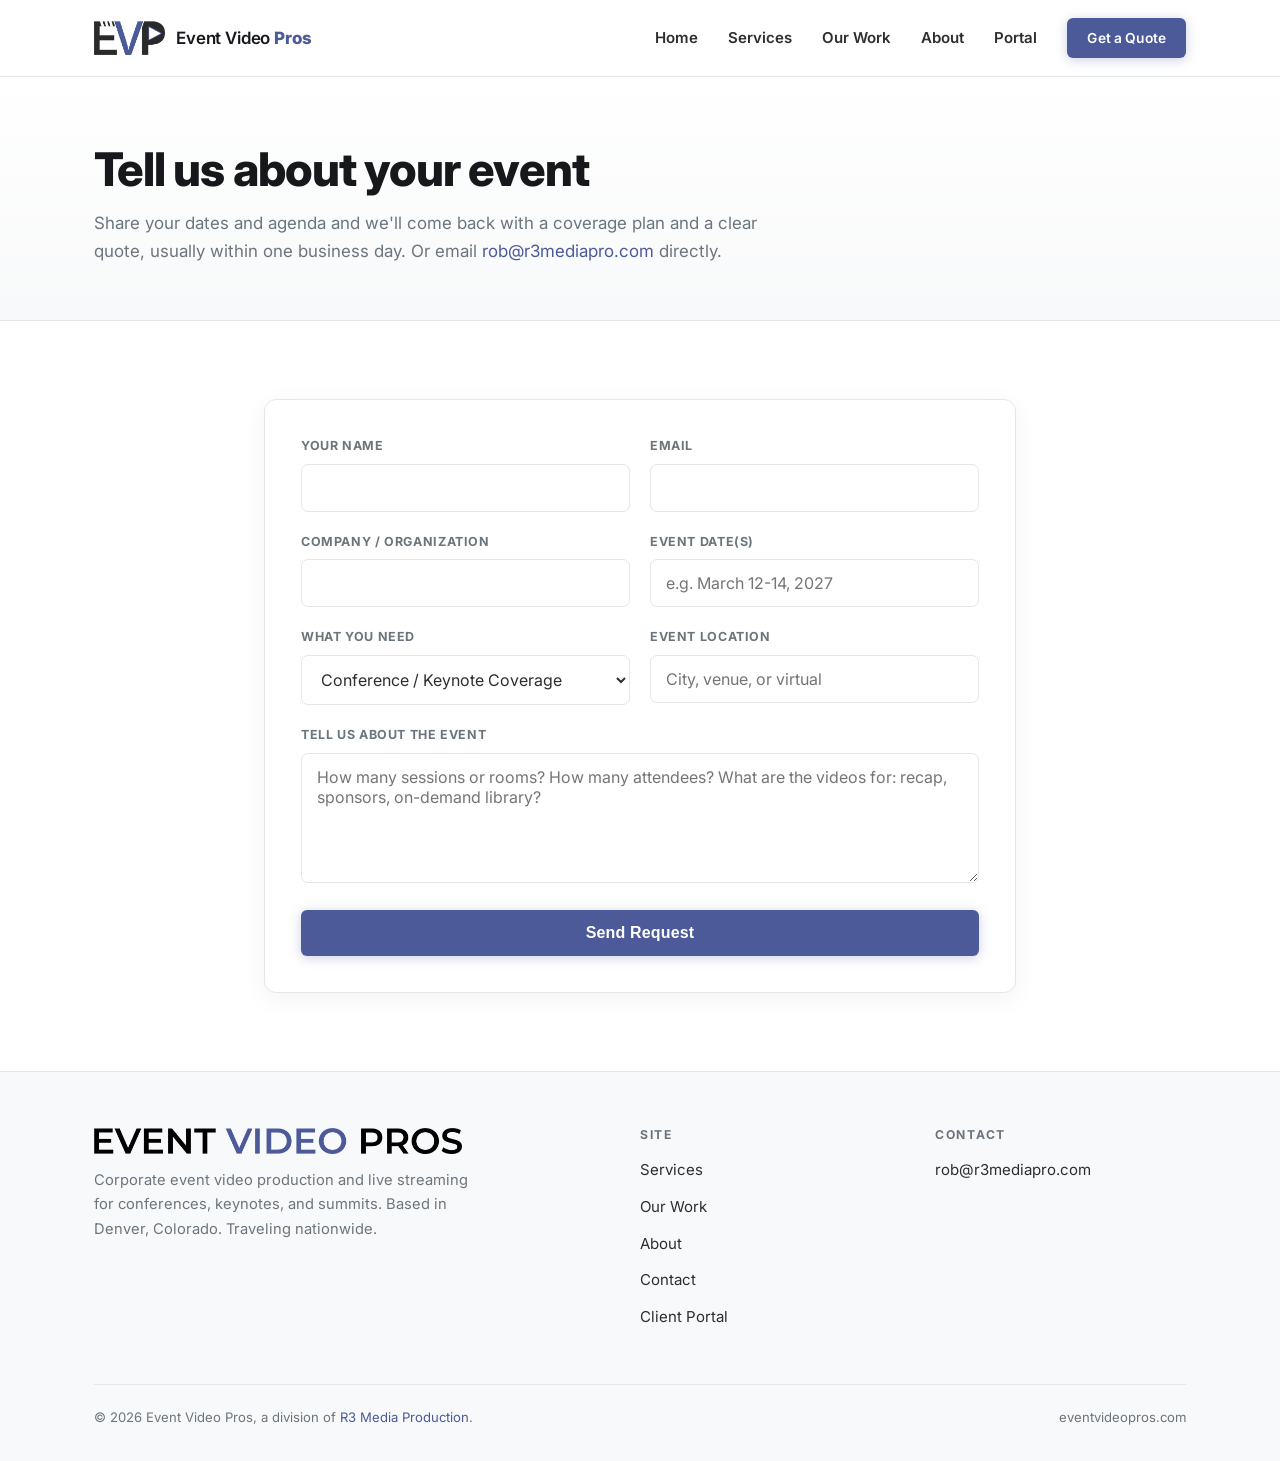
<file: contact.html>
<!DOCTYPE html>
<html lang="en">
<head>
  <meta charset="UTF-8">
  <meta name="viewport" content="width=device-width, initial-scale=1.0">
  <title>Get a Quote | Corporate Event Video Production | Event Video Pros</title>
  <meta name="description" content="Request a quote for conference filming, keynote coverage, live streaming, or event recap videos. We reply within one business day.">
  <link rel="icon" href="assets/favicon.ico" sizes="any">
  <link rel="icon" type="image/png" sizes="32x32" href="assets/favicon-32.png">
  <link rel="icon" type="image/png" sizes="512x512" href="assets/favicon-512.png">
  <link rel="apple-touch-icon" href="assets/apple-touch-icon.png">

  <link rel="canonical" href="https://eventvideopros.com/contact.html">
  <meta property="og:type" content="website">
  <meta property="og:site_name" content="Event Video Pros">
  <meta property="og:url" content="https://eventvideopros.com/contact.html">
  <meta property="og:title" content="Get a Quote | Event Video Pros">
  <meta property="og:description" content="Request a quote for conference filming, keynote coverage, live streaming, or event recap videos.">
  <meta property="og:image" content="https://eventvideopros.com/assets/evp-logo.png">
  <meta name="twitter:card" content="summary_large_image">
  <meta name="twitter:title" content="Get a Quote | Event Video Pros">
  <meta name="twitter:description" content="Request a quote for conference filming, keynote coverage, live streaming, or event recap videos.">
  <meta name="twitter:image" content="https://eventvideopros.com/assets/evp-logo.png">

  <link rel="preconnect" href="https://fonts.googleapis.com">
  <link rel="preconnect" href="https://fonts.gstatic.com" crossorigin>
  <link href="https://fonts.googleapis.com/css2?family=Inter:wght@400;600;700;800&display=swap" rel="stylesheet">
  <link rel="stylesheet" href="css/styles.css">
  <script src="js/analytics.js" defer></script>
</head>
<body>

<header class="site-header">
  <div class="wrap nav">
    <a class="brand" href="index.html"><img src="assets/evp-mark.png" alt="Event Video Pros"><span class="brand-text">Event Video <strong>Pros</strong></span></a>
    <button class="menu-toggle" aria-label="Menu" onclick="document.querySelector('nav.links').classList.toggle('open')">
      <span></span><span></span><span></span>
    </button>
    <nav class="links">
      <a href="index.html">Home</a>
      <a href="services.html">Services</a>
      <a href="work.html">Our Work</a>
      <a href="about.html">About</a>
      <a href="portal/">Portal</a>
      <a href="contact.html" class="btn sm">Get a Quote</a>
    </nav>
  </div>
</header>

<section class="page-hero">
  <div class="wrap">
    <h1>Tell us about your event</h1>
    <p>Share your dates and agenda and we'll come back with a coverage plan and a clear quote, usually within one business day. Or email <a href="mailto:rob@r3mediapro.com">rob@r3mediapro.com</a> directly.</p>
  </div>
</section>

<section class="block">
  <div class="wrap" style="max-width:800px;">
    <!-- Formspree endpoint shared with R3; submissions arrive at rob@r3mediapro.com.
         The hidden "brand" field marks which site the lead came from. -->
    <form class="quote" action="https://formspree.io/f/meeyyjpn" method="POST">
      <input type="hidden" name="brand" value="Event Video Pros">
      <div>
        <label for="name">Your Name</label>
        <input type="text" id="name" name="name" required>
      </div>
      <div>
        <label for="email">Email</label>
        <input type="email" id="email" name="email" required>
      </div>
      <div>
        <label for="company">Company / Organization</label>
        <input type="text" id="company" name="company">
      </div>
      <div>
        <label for="date">Event Date(s)</label>
        <input type="text" id="date" name="event_date" placeholder="e.g. March 12-14, 2027">
      </div>
      <div>
        <label for="type">What You Need</label>
        <select id="type" name="service">
          <option>Conference / Keynote Coverage</option>
          <option>Live Streaming or Hybrid Event</option>
          <option>Multi-Room / Multi-Day Event</option>
          <option>Recap or Highlight Reel</option>
          <option>Post-Production Only (I have footage)</option>
          <option>Not sure yet</option>
        </select>
      </div>
      <div>
        <label for="location">Event Location</label>
        <input type="text" id="location" name="location" placeholder="City, venue, or virtual">
      </div>
      <div class="full">
        <label for="details">Tell us about the event</label>
        <textarea id="details" name="details" placeholder="How many sessions or rooms? How many attendees? What are the videos for: recap, sponsors, on-demand library?"></textarea>
      </div>
      <div class="full">
        <button type="submit" class="btn" style="border:0; cursor:pointer; font-size:1rem; width:100%;">Send Request</button>
      </div>
    </form>
    <p id="form-error" style="display:none; color:#c0392b; margin-top:16px; text-align:center;">Something went wrong sending your request. Please try again, or email <a href="mailto:rob@r3mediapro.com">rob@r3mediapro.com</a>.</p>
  </div>
</section>

<script>
document.querySelector('form.quote').addEventListener('submit', async function (e) {
  e.preventDefault();
  const btn = this.querySelector('button[type="submit"]');
  btn.disabled = true;
  btn.textContent = 'Sending…';
  try {
    const res = await fetch(this.action, {
      method: 'POST',
      body: new FormData(this),
      headers: { 'Accept': 'application/json' }
    });
    if (!res.ok) throw new Error('submit failed');
    window.location.href = 'index.html?sent=1';
  } catch (err) {
    document.getElementById('form-error').style.display = 'block';
    btn.disabled = false;
    btn.textContent = 'Send Request';
  }
});
</script>

<footer class="site-footer">
  <div class="wrap">
    <div class="footer-grid">
      <div>
        <a class="brand" href="index.html"><img src="assets/evp-wordmark.png" alt="Event Video Pros"></a>
        <p class="tag">Corporate event video production and live streaming for conferences, keynotes, and summits. Based in Denver, Colorado. Traveling nationwide.</p>
      </div>
      <div>
        <h4>Site</h4>
        <ul>
          <li><a href="services.html">Services</a></li>
          <li><a href="work.html">Our Work</a></li>
          <li><a href="about.html">About</a></li>
          <li><a href="contact.html">Contact</a></li>
          <li><a href="portal/">Client Portal</a></li>
        </ul>
      </div>
      <div>
        <h4>Contact</h4>
        <ul>
          <li><a href="mailto:rob@r3mediapro.com">rob@r3mediapro.com</a></li>
        </ul>
      </div>
    </div>
    <div class="footer-bottom">
      <span>&copy; 2026 Event Video Pros, a division of <a href="https://r3mediapro.com/">R3 Media Production</a>.</span>
      <span>eventvideopros.com</span>
    </div>
  </div>
</footer>

</body>
</html>
</file>
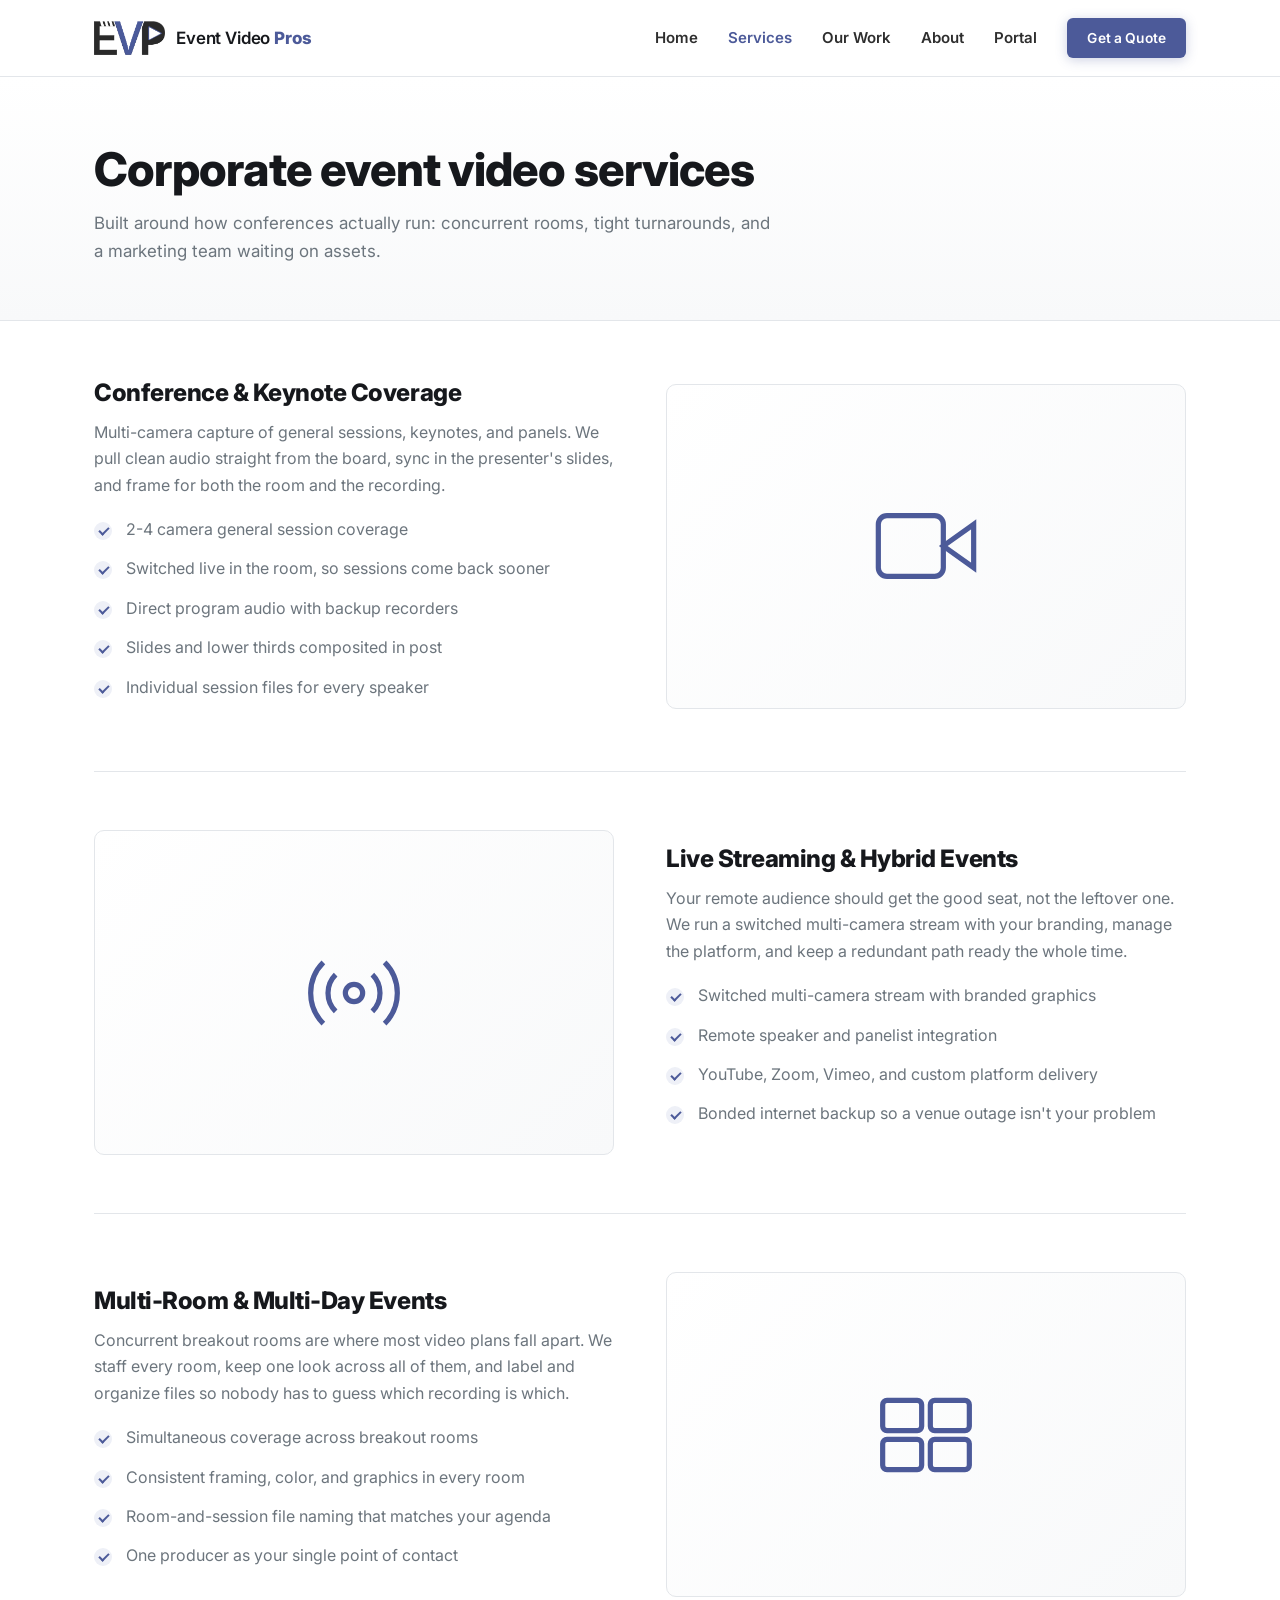
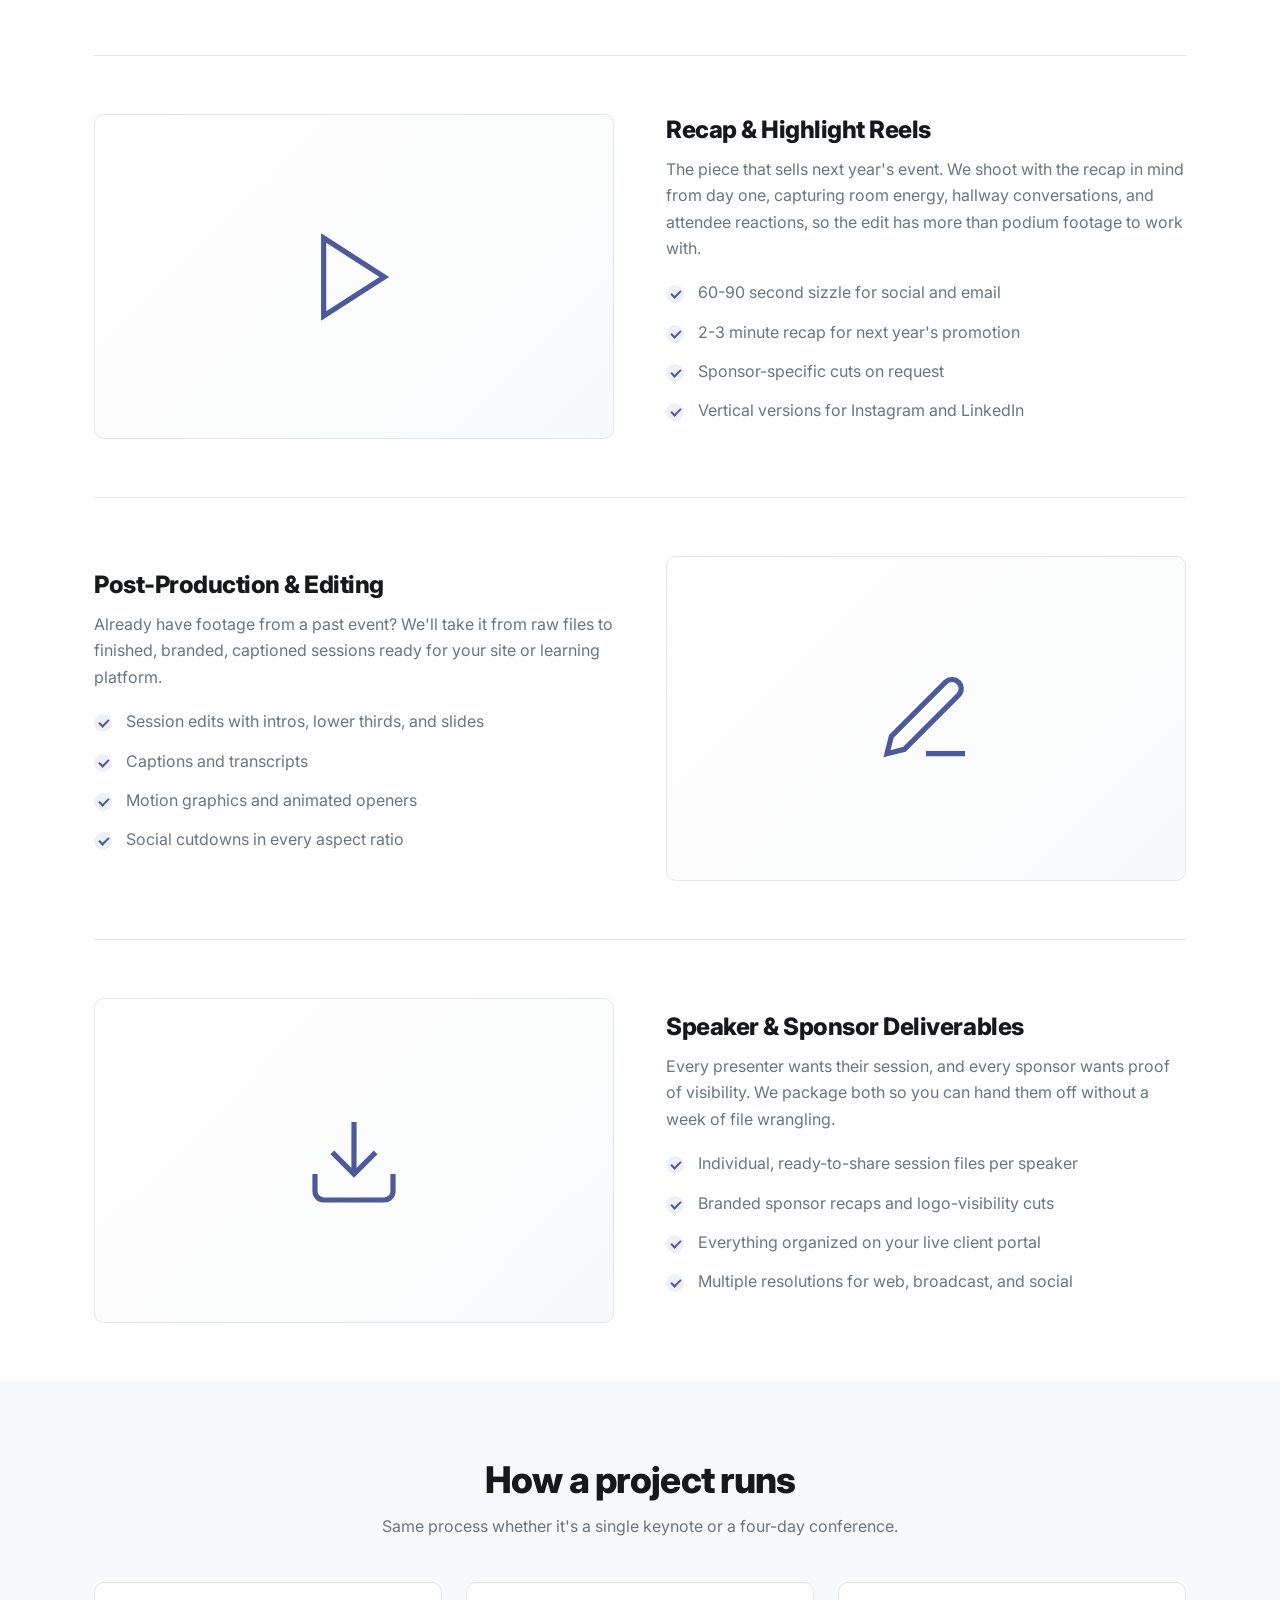
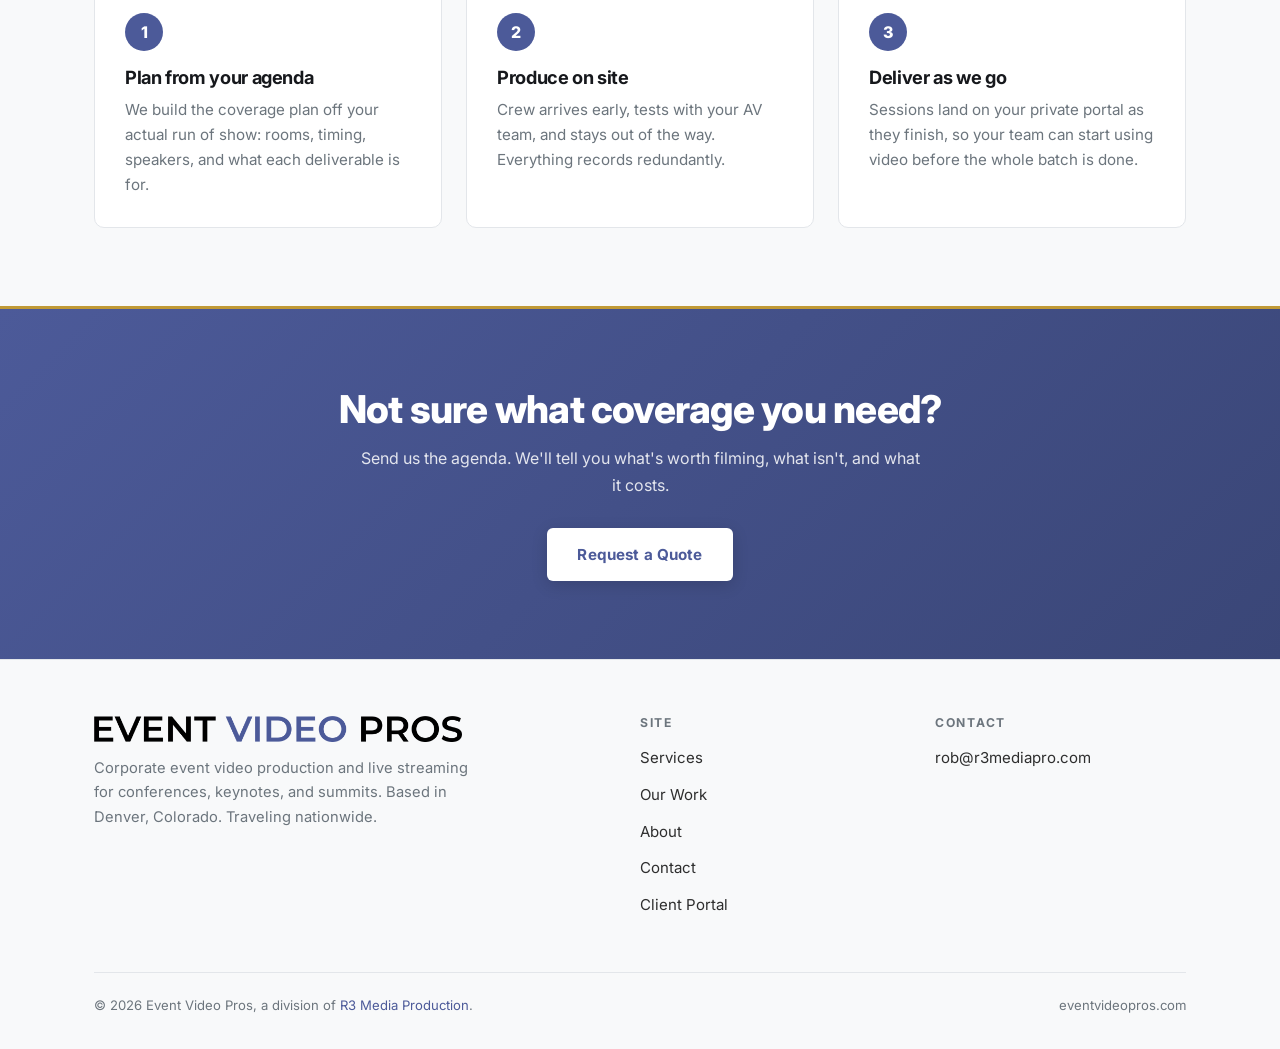
<file: services.html>
<!DOCTYPE html>
<html lang="en">
<head>
  <meta charset="UTF-8">
  <meta name="viewport" content="width=device-width, initial-scale=1.0">
  <title>Corporate Event Video Services | Conference Filming &amp; Live Streaming</title>
  <meta name="description" content="Conference and keynote coverage, live streaming, multi-room events, recap reels, and post-production for corporate events nationwide.">
  <link rel="icon" href="assets/favicon.ico" sizes="any">
  <link rel="icon" type="image/png" sizes="32x32" href="assets/favicon-32.png">
  <link rel="icon" type="image/png" sizes="512x512" href="assets/favicon-512.png">
  <link rel="apple-touch-icon" href="assets/apple-touch-icon.png">

  <link rel="canonical" href="https://eventvideopros.com/services.html">
  <meta property="og:type" content="website">
  <meta property="og:site_name" content="Event Video Pros">
  <meta property="og:url" content="https://eventvideopros.com/services.html">
  <meta property="og:title" content="Corporate Event Video Services | Event Video Pros">
  <meta property="og:description" content="Conference and keynote coverage, live streaming, multi-room events, recap reels, and post-production for corporate events nationwide.">
  <meta property="og:image" content="https://eventvideopros.com/assets/evp-logo.png">
  <meta name="twitter:card" content="summary_large_image">
  <meta name="twitter:title" content="Corporate Event Video Services | Event Video Pros">
  <meta name="twitter:description" content="Conference and keynote coverage, live streaming, multi-room events, recap reels, and post-production for corporate events nationwide.">
  <meta name="twitter:image" content="https://eventvideopros.com/assets/evp-logo.png">

  <link rel="preconnect" href="https://fonts.googleapis.com">
  <link rel="preconnect" href="https://fonts.gstatic.com" crossorigin>
  <link href="https://fonts.googleapis.com/css2?family=Inter:wght@400;600;700;800&display=swap" rel="stylesheet">
  <link rel="stylesheet" href="css/styles.css">
  <script src="js/analytics.js" defer></script>
</head>
<body>

<header class="site-header">
  <div class="wrap nav">
    <a class="brand" href="index.html"><img src="assets/evp-mark.png" alt="Event Video Pros"><span class="brand-text">Event Video <strong>Pros</strong></span></a>
    <button class="menu-toggle" aria-label="Menu" onclick="document.querySelector('nav.links').classList.toggle('open')">
      <span></span><span></span><span></span>
    </button>
    <nav class="links">
      <a href="index.html">Home</a>
      <a href="services.html" class="active">Services</a>
      <a href="work.html">Our Work</a>
      <a href="about.html">About</a>
      <a href="portal/">Portal</a>
      <a href="contact.html" class="btn sm">Get a Quote</a>
    </nav>
  </div>
</header>

<section class="page-hero">
  <div class="wrap">
    <h1>Corporate event video services</h1>
    <p>Built around how conferences actually run: concurrent rooms, tight turnarounds, and a marketing team waiting on assets.</p>
  </div>
</section>

<div class="wrap">

  <div class="service-row" id="coverage">
    <div>
      <h3>Conference &amp; Keynote Coverage</h3>
      <p>Multi-camera capture of general sessions, keynotes, and panels. We pull clean audio straight from the board, sync in the presenter's slides, and frame for both the room and the recording.</p>
      <ul class="checks">
        <li>2-4 camera general session coverage</li>
        <li>Switched live in the room, so sessions come back sooner</li>
        <li>Direct program audio with backup recorders</li>
        <li>Slides and lower thirds composited in post</li>
        <li>Individual session files for every speaker</li>
      </ul>
    </div>
    <div class="service-visual">
      <svg width="104" height="104" viewBox="0 0 24 24" fill="none" stroke="#4C5A99" stroke-width="1.2"><path d="M23 7l-7 5 7 5V7z"/><rect x="1" y="5" width="15" height="14" rx="2"/></svg>
    </div>
  </div>

  <div class="service-row" id="livestream">
    <div class="service-visual">
      <svg width="104" height="104" viewBox="0 0 24 24" fill="none" stroke="#4C5A99" stroke-width="1.2"><circle cx="12" cy="12" r="2"/><path d="M16.24 7.76a6 6 0 010 8.49M7.76 16.24a6 6 0 010-8.49M19.07 4.93a10 10 0 010 14.14M4.93 19.07a10 10 0 010-14.14"/></svg>
    </div>
    <div>
      <h3>Live Streaming &amp; Hybrid Events</h3>
      <p>Your remote audience should get the good seat, not the leftover one. We run a switched multi-camera stream with your branding, manage the platform, and keep a redundant path ready the whole time.</p>
      <ul class="checks">
        <li>Switched multi-camera stream with branded graphics</li>
        <li>Remote speaker and panelist integration</li>
        <li>YouTube, Zoom, Vimeo, and custom platform delivery</li>
        <li>Bonded internet backup so a venue outage isn't your problem</li>
      </ul>
    </div>
  </div>

  <div class="service-row" id="multiroom">
    <div>
      <h3>Multi-Room &amp; Multi-Day Events</h3>
      <p>Concurrent breakout rooms are where most video plans fall apart. We staff every room, keep one look across all of them, and label and organize files so nobody has to guess which recording is which.</p>
      <ul class="checks">
        <li>Simultaneous coverage across breakout rooms</li>
        <li>Consistent framing, color, and graphics in every room</li>
        <li>Room-and-session file naming that matches your agenda</li>
        <li>One producer as your single point of contact</li>
      </ul>
    </div>
    <div class="service-visual">
      <svg width="104" height="104" viewBox="0 0 24 24" fill="none" stroke="#4C5A99" stroke-width="1.2"><rect x="2" y="4" width="9" height="7" rx="1"/><rect x="13" y="4" width="9" height="7" rx="1"/><rect x="2" y="13" width="9" height="7" rx="1"/><rect x="13" y="13" width="9" height="7" rx="1"/></svg>
    </div>
  </div>

  <div class="service-row" id="recap">
    <div class="service-visual">
      <svg width="104" height="104" viewBox="0 0 24 24" fill="none" stroke="#4C5A99" stroke-width="1.2"><polygon points="5 3 19 12 5 21 5 3"/></svg>
    </div>
    <div>
      <h3>Recap &amp; Highlight Reels</h3>
      <p>The piece that sells next year's event. We shoot with the recap in mind from day one, capturing room energy, hallway conversations, and attendee reactions, so the edit has more than podium footage to work with.</p>
      <ul class="checks">
        <li>60-90 second sizzle for social and email</li>
        <li>2-3 minute recap for next year's promotion</li>
        <li>Sponsor-specific cuts on request</li>
        <li>Vertical versions for Instagram and LinkedIn</li>
      </ul>
    </div>
  </div>

  <div class="service-row" id="editing">
    <div>
      <h3>Post-Production &amp; Editing</h3>
      <p>Already have footage from a past event? We'll take it from raw files to finished, branded, captioned sessions ready for your site or learning platform.</p>
      <ul class="checks">
        <li>Session edits with intros, lower thirds, and slides</li>
        <li>Captions and transcripts</li>
        <li>Motion graphics and animated openers</li>
        <li>Social cutdowns in every aspect ratio</li>
      </ul>
    </div>
    <div class="service-visual">
      <svg width="104" height="104" viewBox="0 0 24 24" fill="none" stroke="#4C5A99" stroke-width="1.2"><path d="M12 20h9M16.5 3.5a2.12 2.12 0 013 3L7 19l-4 1 1-4L16.5 3.5z"/></svg>
    </div>
  </div>

  <div class="service-row" id="deliverables">
    <div class="service-visual">
      <svg width="104" height="104" viewBox="0 0 24 24" fill="none" stroke="#4C5A99" stroke-width="1.2"><path d="M21 15v4a2 2 0 01-2 2H5a2 2 0 01-2-2v-4"/><polyline points="7 10 12 15 17 10"/><line x1="12" y1="15" x2="12" y2="3"/></svg>
    </div>
    <div>
      <h3>Speaker &amp; Sponsor Deliverables</h3>
      <p>Every presenter wants their session, and every sponsor wants proof of visibility. We package both so you can hand them off without a week of file wrangling.</p>
      <ul class="checks">
        <li>Individual, ready-to-share session files per speaker</li>
        <li>Branded sponsor recaps and logo-visibility cuts</li>
        <li>Everything organized on your live client portal</li>
        <li>Multiple resolutions for web, broadcast, and social</li>
      </ul>
    </div>
  </div>

</div>

<section class="block alt">
  <div class="wrap">
    <div class="section-head" style="text-align:center;">
      <h2>How a project runs</h2>
      <p style="margin-left:auto; margin-right:auto;">Same process whether it's a single keynote or a four-day conference.</p>
    </div>
    <div class="grid cols-3">
      <div class="card">
        <div class="step-num">1</div>
        <h3>Plan from your agenda</h3>
        <p>We build the coverage plan off your actual run of show: rooms, timing, speakers, and what each deliverable is for.</p>
      </div>
      <div class="card">
        <div class="step-num">2</div>
        <h3>Produce on site</h3>
        <p>Crew arrives early, tests with your AV team, and stays out of the way. Everything records redundantly.</p>
      </div>
      <div class="card">
        <div class="step-num">3</div>
        <h3>Deliver as we go</h3>
        <p>Sessions land on your private portal as they finish, so your team can start using video before the whole batch is done.</p>
      </div>
    </div>
  </div>
</section>

<section class="cta-band">
  <div class="wrap">
    <h2>Not sure what coverage you need?</h2>
    <p>Send us the agenda. We'll tell you what's worth filming, what isn't, and what it costs.</p>
    <a class="btn" href="contact.html">Request a Quote</a>
  </div>
</section>

<footer class="site-footer">
  <div class="wrap">
    <div class="footer-grid">
      <div>
        <a class="brand" href="index.html"><img src="assets/evp-wordmark.png" alt="Event Video Pros"></a>
        <p class="tag">Corporate event video production and live streaming for conferences, keynotes, and summits. Based in Denver, Colorado. Traveling nationwide.</p>
      </div>
      <div>
        <h4>Site</h4>
        <ul>
          <li><a href="services.html">Services</a></li>
          <li><a href="work.html">Our Work</a></li>
          <li><a href="about.html">About</a></li>
          <li><a href="contact.html">Contact</a></li>
          <li><a href="portal/">Client Portal</a></li>
        </ul>
      </div>
      <div>
        <h4>Contact</h4>
        <ul>
          <li><a href="mailto:rob@r3mediapro.com">rob@r3mediapro.com</a></li>
        </ul>
      </div>
    </div>
    <div class="footer-bottom">
      <span>&copy; 2026 Event Video Pros, a division of <a href="https://r3mediapro.com/">R3 Media Production</a>.</span>
      <span>eventvideopros.com</span>
    </div>
  </div>
</footer>

</body>
</html>
</file>
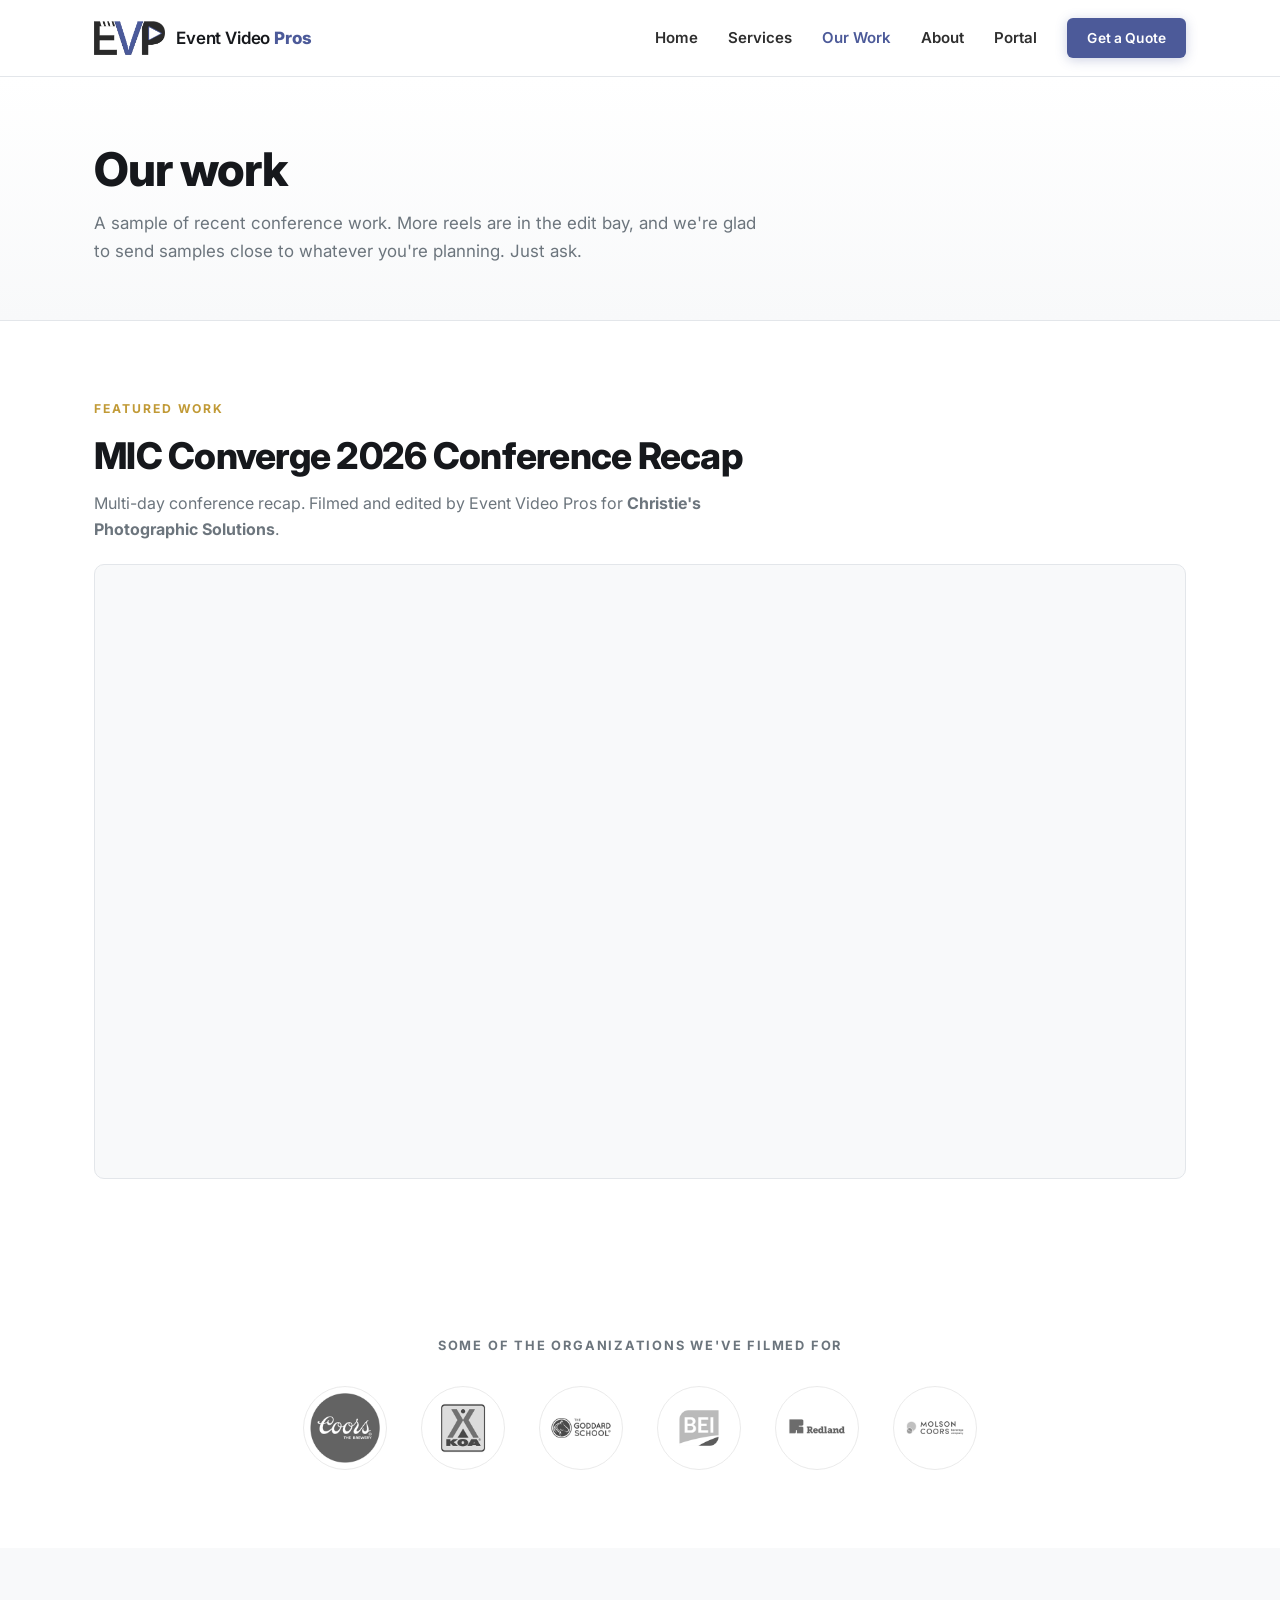
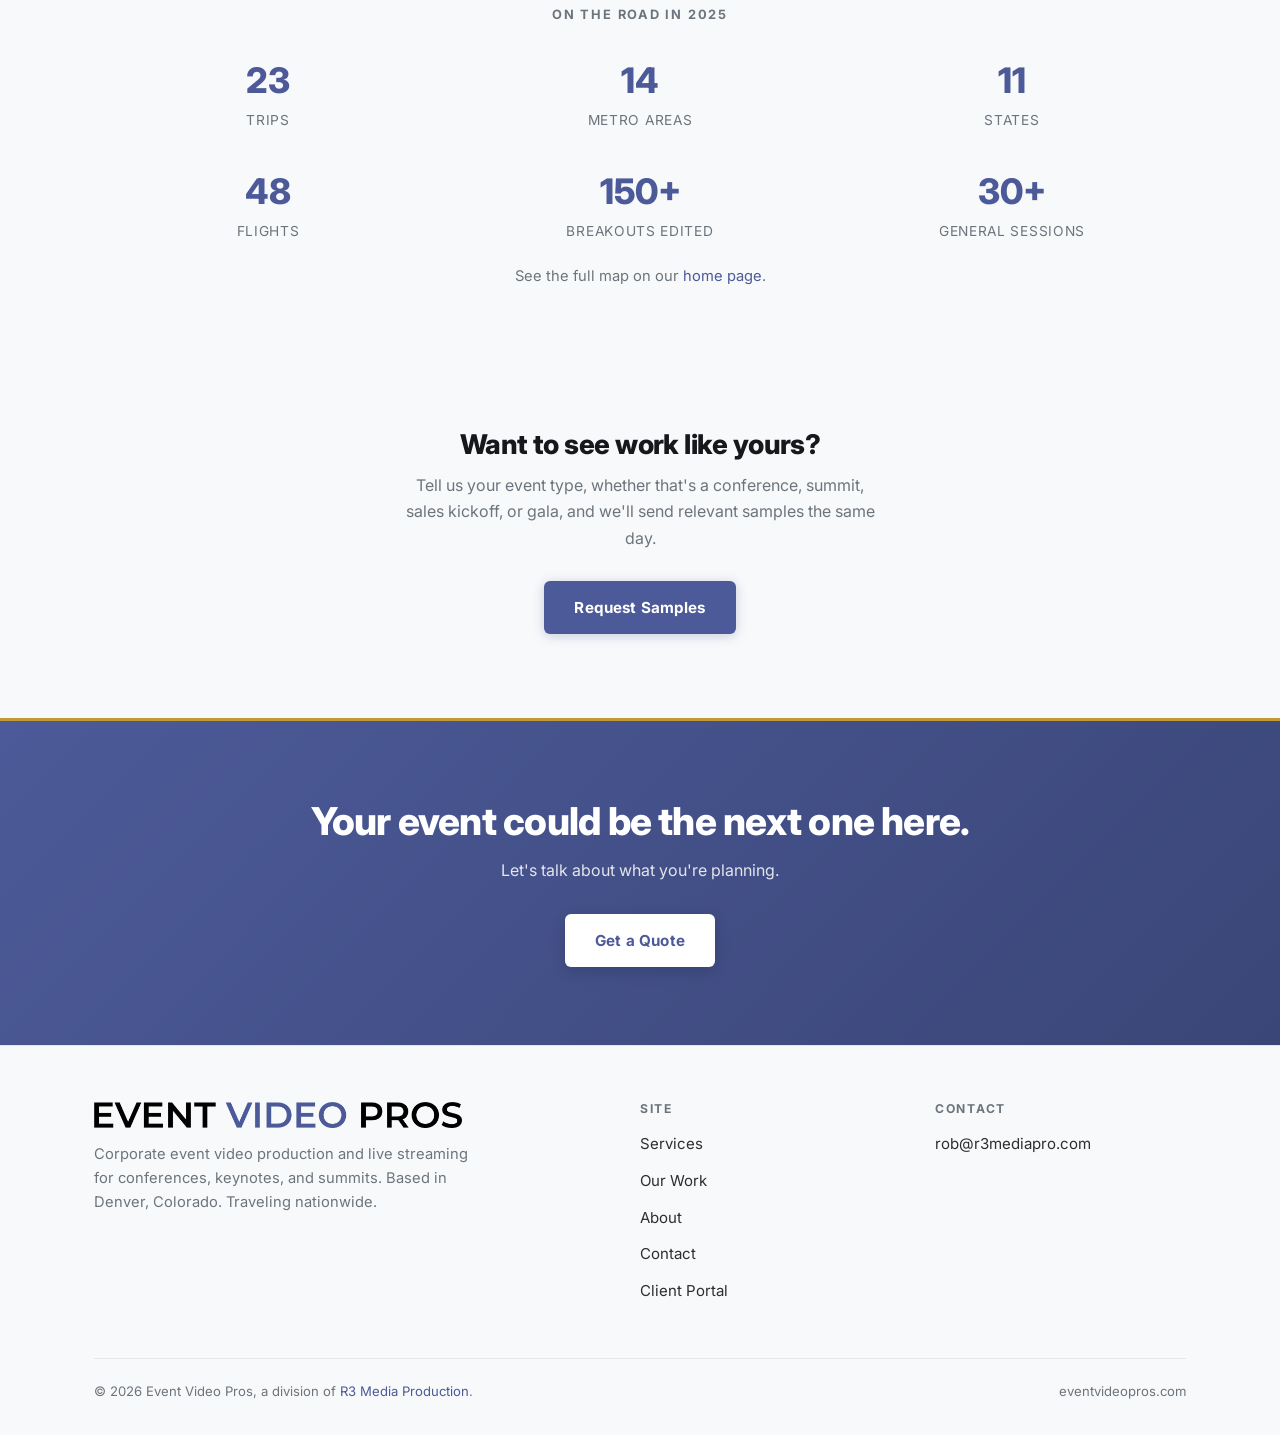
<file: work.html>
<!DOCTYPE html>
<html lang="en">
<head>
  <meta charset="UTF-8">
  <meta name="viewport" content="width=device-width, initial-scale=1.0">
  <title>Our Work | Corporate Event Video Samples | Event Video Pros</title>
  <meta name="description" content="Conference coverage, keynote recordings, live streams, and recap reels produced by Event Video Pros for corporate clients.">
  <link rel="icon" href="assets/favicon.ico" sizes="any">
  <link rel="icon" type="image/png" sizes="32x32" href="assets/favicon-32.png">
  <link rel="icon" type="image/png" sizes="512x512" href="assets/favicon-512.png">
  <link rel="apple-touch-icon" href="assets/apple-touch-icon.png">

  <link rel="canonical" href="https://eventvideopros.com/work.html">
  <meta property="og:type" content="website">
  <meta property="og:site_name" content="Event Video Pros">
  <meta property="og:url" content="https://eventvideopros.com/work.html">
  <meta property="og:title" content="Our Work | Event Video Pros">
  <meta property="og:description" content="Conference coverage, keynote recordings, live streams, and recap reels produced for corporate clients.">
  <meta property="og:image" content="https://eventvideopros.com/assets/evp-logo.png">
  <meta name="twitter:card" content="summary_large_image">
  <meta name="twitter:title" content="Our Work | Event Video Pros">
  <meta name="twitter:description" content="Conference coverage, keynote recordings, live streams, and recap reels produced for corporate clients.">
  <meta name="twitter:image" content="https://eventvideopros.com/assets/evp-logo.png">

  <link rel="preconnect" href="https://fonts.googleapis.com">
  <link rel="preconnect" href="https://fonts.gstatic.com" crossorigin>
  <link href="https://fonts.googleapis.com/css2?family=Inter:wght@400;600;700;800&display=swap" rel="stylesheet">
  <link rel="stylesheet" href="css/styles.css">
  <script src="js/analytics.js" defer></script>
</head>
<body>

<header class="site-header">
  <div class="wrap nav">
    <a class="brand" href="index.html"><img src="assets/evp-mark.png" alt="Event Video Pros"><span class="brand-text">Event Video <strong>Pros</strong></span></a>
    <button class="menu-toggle" aria-label="Menu" onclick="document.querySelector('nav.links').classList.toggle('open')">
      <span></span><span></span><span></span>
    </button>
    <nav class="links">
      <a href="index.html">Home</a>
      <a href="services.html">Services</a>
      <a href="work.html" class="active">Our Work</a>
      <a href="about.html">About</a>
      <a href="portal/">Portal</a>
      <a href="contact.html" class="btn sm">Get a Quote</a>
    </nav>
  </div>
</header>

<section class="page-hero">
  <div class="wrap">
    <h1>Our work</h1>
    <p>A sample of recent conference work. More reels are in the edit bay, and we're glad to send samples close to whatever you're planning. Just ask.</p>
  </div>
</section>

<section class="block" id="featured">
  <div class="wrap">
    <div class="section-head" style="margin-bottom:22px;">
      <div class="kicker">Featured Work</div>
      <h2>MIC Converge 2026 Conference Recap</h2>
      <p>Multi-day conference recap. Filmed and edited by Event Video Pros for <strong>Christie's Photographic Solutions</strong>.</p>
    </div>
    <div class="reel">
      <iframe src="https://www.youtube-nocookie.com/embed/QKQMjPEL4oE"
              title="MIC Converge 2026 Conference Recap, filmed and edited by Event Video Pros"
              loading="lazy"
              allow="accelerometer; clipboard-write; encrypted-media; gyroscope; picture-in-picture; web-share"
              referrerpolicy="strict-origin-when-cross-origin"
              allowfullscreen></iframe>
    </div>
  </div>
</section>

<section class="block">
  <div class="wrap">
    <p style="text-align:center; color:var(--steel); font-size:0.8rem; font-weight:700; letter-spacing:0.14em; text-transform:uppercase; margin-bottom:30px;">Some of the organizations we've filmed for</p>
    <div class="clients">
      <img src="assets/clients/coors-round.png" alt="Coors" loading="lazy">
      <img src="assets/clients/koa-round.png" alt="KOA" loading="lazy">
      <img src="assets/clients/goddard-round.png" alt="The Goddard School" loading="lazy">
      <img src="assets/clients/bei-round.png" alt="BEI" loading="lazy">
      <img src="assets/clients/redland-round.png" alt="Redland" loading="lazy">
      <img src="assets/clients/mcbc-round.png" alt="Molson Coors" loading="lazy">
    </div>
  </div>
</section>

<section class="block alt" style="padding:56px 0;">
  <div class="wrap">
    <p style="text-align:center; color:var(--steel); font-size:0.8rem; font-weight:700; letter-spacing:0.14em; text-transform:uppercase; margin-bottom:26px;">On the road in 2025</p>
    <div class="stats six">
      <div class="stat"><div class="num">23</div><div class="label">Trips</div></div>
      <div class="stat"><div class="num">14</div><div class="label">Metro Areas</div></div>
      <div class="stat"><div class="num">11</div><div class="label">States</div></div>
      <div class="stat"><div class="num">48</div><div class="label">Flights</div></div>
      <div class="stat"><div class="num">150+</div><div class="label">Breakouts Edited</div></div>
      <div class="stat"><div class="num">30+</div><div class="label">General Sessions</div></div>
    </div>
    <p style="text-align:center; color:var(--steel); font-size:0.92rem; margin-top:22px;">See the full map on our <a href="index.html#where-we-worked">home page</a>.</p>
  </div>
</section>

<section class="block alt" style="text-align:center; padding:84px 0;">
  <div class="wrap">
    <h2 style="font-size:1.7rem; font-weight:800; margin-bottom:12px;">Want to see work like yours?</h2>
    <p style="color:var(--steel); max-width:48ch; margin:0 auto 30px;">Tell us your event type, whether that's a conference, summit, sales kickoff, or gala, and we'll send relevant samples the same day.</p>
    <a class="btn" href="contact.html">Request Samples</a>
  </div>
</section>

<!-- To publish a reel, replace a card below with:
     <div class="reel"><iframe src="https://player.vimeo.com/video/VIDEO_ID" title="..." allowfullscreen></iframe></div> -->

<section class="cta-band">
  <div class="wrap">
    <h2>Your event could be the next one here.</h2>
    <p>Let's talk about what you're planning.</p>
    <a class="btn" href="contact.html">Get a Quote</a>
  </div>
</section>

<footer class="site-footer">
  <div class="wrap">
    <div class="footer-grid">
      <div>
        <a class="brand" href="index.html"><img src="assets/evp-wordmark.png" alt="Event Video Pros"></a>
        <p class="tag">Corporate event video production and live streaming for conferences, keynotes, and summits. Based in Denver, Colorado. Traveling nationwide.</p>
      </div>
      <div>
        <h4>Site</h4>
        <ul>
          <li><a href="services.html">Services</a></li>
          <li><a href="work.html">Our Work</a></li>
          <li><a href="about.html">About</a></li>
          <li><a href="contact.html">Contact</a></li>
          <li><a href="portal/">Client Portal</a></li>
        </ul>
      </div>
      <div>
        <h4>Contact</h4>
        <ul>
          <li><a href="mailto:rob@r3mediapro.com">rob@r3mediapro.com</a></li>
        </ul>
      </div>
    </div>
    <div class="footer-bottom">
      <span>&copy; 2026 Event Video Pros, a division of <a href="https://r3mediapro.com/">R3 Media Production</a>.</span>
      <span>eventvideopros.com</span>
    </div>
  </div>
</footer>

</body>
</html>
</file>
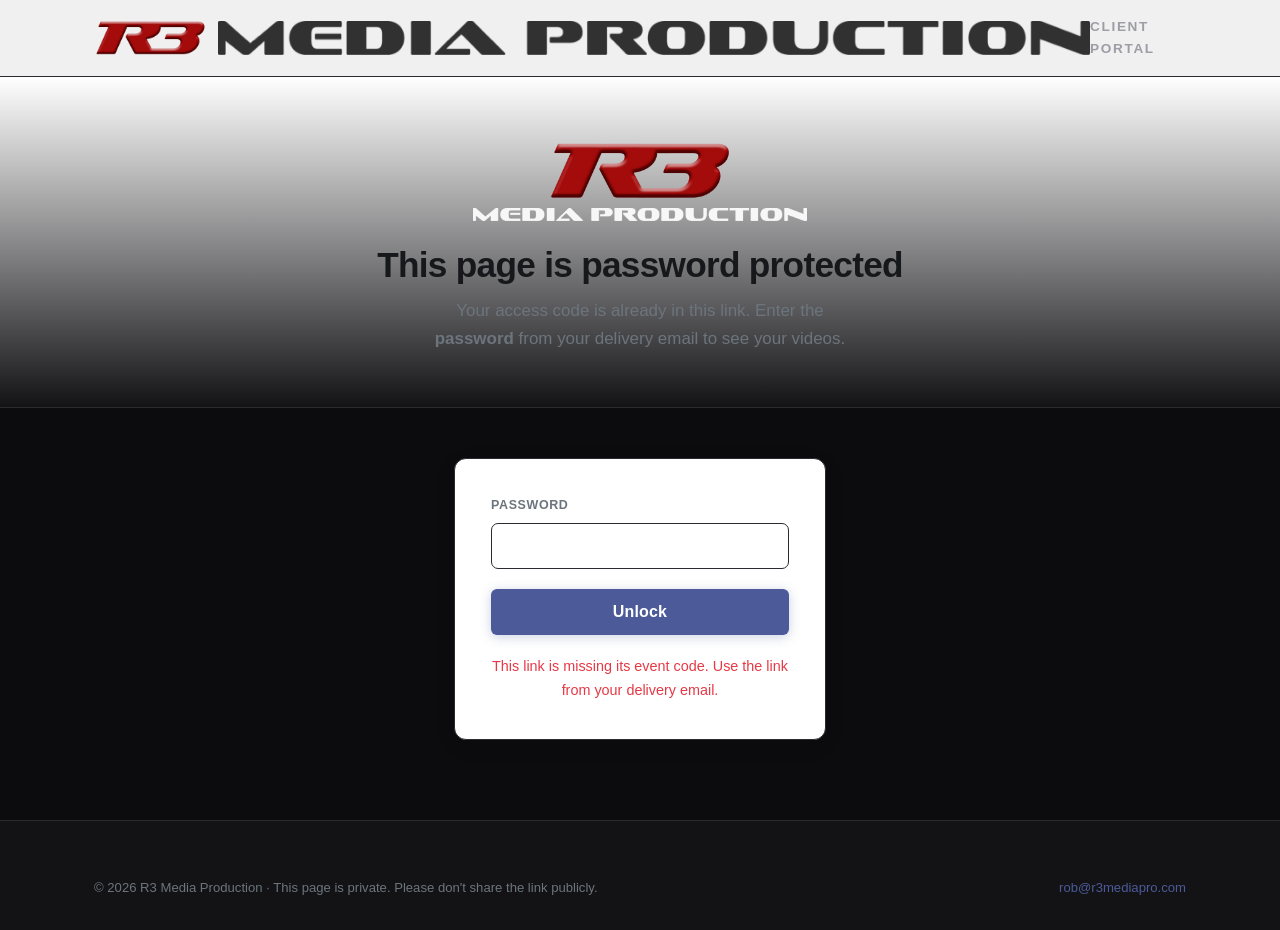
<file: portal/event.html>
<!DOCTYPE html>
<html lang="en">
<head>
  <meta charset="UTF-8">
  <meta name="viewport" content="width=device-width, initial-scale=1.0">
  <meta name="robots" content="noindex">
  <title>Your Event</title>
  <link rel="stylesheet" href="../css/styles.css">
  <script>
  /* One portal, two brands. Which one is decided by the domain it's served
     from, not by the data: the gate screen paints before any API call, and a
     client should never see the wrong logo for a second. The tracker picks the
     domain when it builds the link. ?brand= is for previewing only. */
  (function(){
    var q = new URLSearchParams(location.search).get('brand');
    var evp = q ? q === 'evp' : /eventvideopros/i.test(location.hostname);
    window.BRAND = evp
      ? { key:'evp', name:'Event Video Pros', mark:'../assets/evp-mark.png',
          wordmark:'../assets/evp-wordmark.png', logo:'../assets/evp-logo.png',
          icon:'../assets/favicon.png' }
      : { key:'r3',  name:'R3 Media Production', mark:'../assets/r3-mark.png',
          wordmark:'../assets/mp-text.png', icon:'../assets/favicon-r3.png' };
    document.documentElement.className = 'brand-' + window.BRAND.key;
    document.title = 'Your Event | ' + window.BRAND.name;
    var ico = window.BRAND.icon;
    document.write('<link rel="icon" type="image/png" href="' + ico + '">' +
                   '<link rel="apple-touch-icon" href="' + ico + '">');
  })();
  </script>
  <style>
    /* The page owns its palette rather than borrowing the host site's. The two
       stylesheets use different variable names (EVP has no --text, --muted or
       --red-bright), so leaning on them left half the page unstyled on one of
       the domains. Restating them here makes the portal render correctly
       wherever it is served, and gives the EVP skin one place to change.
       EVP is deliberately light against R3's dark: slate blue is the brand
       colour, gold the accent. The style guide's electric blue is not used. */
    html.brand-r3{
      --bg:#0c0c0e; --bg-alt:#131316; --card:#1a1a1e; --line:#2a2a30;
      --text:#f4f4f5; --muted:#9d9da6; --red:#c1121f; --red-bright:#e63946;
      --accent:#e63946; --shade:rgba(255,255,255,.02);
    }
    html.brand-evp{
      --bg:#ffffff; --bg-alt:#F8F9FA; --card:#F8F9FA; --line:#E3E6EA;
      --text:#2E2E2E; --muted:#6C757D; --red:#3A4677; --red-bright:#4C5A99;
      --accent:#C19A36; --shade:rgba(76,90,153,.04);
    }
    html.brand-evp body{ background:var(--bg); color:var(--text); }
    /* Surfaces tuned as "a shade lighter than black" have to become a shade
       darker than white, not stay almost invisible. */
    html.brand-evp .vsearch,
    html.brand-evp .up-list li{ background:var(--shade); }
    html.brand-evp .dropbox:hover,
    html.brand-evp .dropbox.over{ background:rgba(76,90,153,.06); }
    html.brand-evp .thumb{ background:linear-gradient(135deg,#EEF0F7,#E3E6EA); }
    html.brand-evp .thumb.empty{ color:#AEB4C0; }
    html.brand-evp .gate-logo .mp{ filter:none; opacity:1; }
    html.brand-evp .vt .note{ color:#3A4677; border-left-color:rgba(76,90,153,.45); }
    html.brand-evp .expected{ color:#8A6D1F; border-left-color:rgba(193,154,54,.65); }
    html.brand-evp #player-wrap{ background:#111; }
    html.brand-evp .pactions{ background:var(--bg-alt); }
    html.brand-evp .up-list li a{ border-bottom-color:#C3C9D2; }
    html.brand-evp .addnote > a{ color:#6C757D; border-bottom-color:#C3C9D2; }
    html.brand-evp .kicker{ color:var(--accent); }
    /* The empty part of the bar was a dark fill, which on white read as though
       the bar were full and black. */
    html.brand-evp .prog-bar{ background:#E3E6EA; }
    /* One-piece lockup, so it is sized directly rather than as mark + wordmark */
    html.brand-evp .site-header .brand img.evp-lock{ height:26px; width:auto; max-width:none; }
    /* The source is a 900x900 square with generous internal padding, so the
       artwork reads a good deal smaller than the box it sits in. */
    html.brand-evp .gate-logo img.evp-full{ height:156px; width:auto; }
    @media (max-width:620px){
      html.brand-evp .site-header .brand img.evp-lock{ height:21px; }
      html.brand-evp .gate-logo img.evp-full{ height:118px; }
    }

    .badge{
      display:inline-block; padding:5px 12px; border-radius:20px; font-size:.72rem;
      font-weight:700; letter-spacing:.04em; white-space:nowrap; vertical-align:middle;
    }
    /* thumbnail + text, side by side */
    .vrow{ display:flex; gap:14px; align-items:flex-start; }
    .thumb{
      flex:none; align-self:flex-start;
      width:168px; aspect-ratio:16/9; border-radius:5px; overflow:hidden;
      background:linear-gradient(135deg,#1c1c21,#26262c); border:1px solid var(--line);
      position:relative; cursor:pointer;
    }
    /* Browsers without aspect-ratio would leave the box height to the flex
       row, and a box that isn't 16:9 makes object-fit crop into the middle
       of the frame. Pin a height for them. */
    @supports not (aspect-ratio: 16 / 9){
      .thumb{ height:95px; }
    }
    /* No object-fit anywhere in this. A centred image bounded by max-width
       and max-height cannot be cropped by any browser, however old, and
       needs no aspect-ratio support to behave. object-fit was the only
       thing that could ever zoom into a frame, so it's gone. */
    .thumb{ display:flex; align-items:center; justify-content:center; }
    .thumb img{
      max-width:100%; max-height:100%; width:auto; height:auto;
      display:block; margin:auto;
    }
    .thumb .play{
      position:absolute; inset:0; display:flex; align-items:center; justify-content:center;
      background:rgba(0,0,0,.28); opacity:0; transition:opacity .18s; font-size:1.3rem;
    }
    .thumb:hover .play{ opacity:1; }
    .thumb.empty{ display:flex; align-items:center; justify-content:center; cursor:default;
                  color:#3f3f48; font-size:1.4rem; }
    .vmeta{ min-width:0; flex:1; }
    .vt .t{ line-height:1.34; }
    .vt .d{ display:flex; flex-wrap:wrap; align-items:center; gap:5px 9px; margin-top:5px; }
    .badge.status{ font-size:.68rem; padding:3px 10px; flex:none; }
.prepping{ opacity:.5; cursor:default; border-style:dashed; }
.vsearch{
  display:flex; align-items:center; gap:9px; margin:30px 0 20px;
  padding:9px 14px; border:1px solid var(--line); border-radius:9px;
  background:rgba(255,255,255,.02); max-width:520px;
}
.vsearch:focus-within{ border-color:var(--red-bright); }
.vsearch .ico{ opacity:.5; font-size:.9rem; flex:none; }
.vsearch input{
  flex:1; min-width:0; background:none; border:0; outline:none;
  color:var(--text); font:inherit; font-size:.94rem; padding:2px 0;
}
.vsearch input::-webkit-search-cancel-button{ display:none; }
.vsearch .clr{
  flex:none; background:none; border:0; cursor:pointer; color:var(--muted);
  font-size:1.15rem; line-height:1; padding:0 2px;
}
.vsearch .clr:hover{ color:var(--text); }
.vsearch .hits{ flex:none; font-size:.78rem; color:var(--muted); white-space:nowrap; }
.vsearch-none{ color:var(--muted); font-size:.94rem; padding:6px 0 2px; }
.vbadge{
  font-size:.68rem; padding:3px 10px; flex:none; margin-left:6px;
  color:#c8a2ff; border:1px solid rgba(139,92,246,.45); background:rgba(139,92,246,.14);
}
.older{ margin-top:8px; display:flex; flex-direction:column; align-items:flex-start; gap:5px; }
.older .olabel{
  font-size:.68rem; letter-spacing:.1em; text-transform:uppercase;
  color:var(--muted); opacity:.75; margin:0 0 1px;   /* heading, not a first chip */
}
.ocut{ display:flex; align-items:center; gap:6px; }
.vchip{
  display:inline-flex; align-items:center; gap:4px;
  padding:2px 9px; border-radius:20px; border:1px solid var(--line);
  font-size:.72rem; font-weight:700; letter-spacing:.02em;
  color:var(--muted) !important; text-decoration:none; white-space:nowrap;
  transition:border-color .15s, color .15s, background .15s;
}
.vchip:hover{ border-color:var(--red-bright); color:var(--text) !important; background:rgba(224,49,49,.06); }
.dropbox{
  border:2px dashed var(--line); border-radius:10px; padding:30px 20px; text-align:center;
  color:var(--muted); transition:border-color .15s, background .15s; cursor:pointer;
}
.dropbox:hover, .dropbox.over{ border-color:var(--red-bright); background:rgba(224,49,49,.05); color:var(--text); }
.dropbox-in{ display:flex; flex-direction:column; align-items:center; gap:8px; font-size:.94rem; }
.linkish{
  background:none; border:0; padding:0; font:inherit; color:var(--red-bright);
  text-decoration:underline; cursor:pointer;
}
.up-list{ list-style:none; padding:0; margin:16px 0 0; display:flex; flex-direction:column; gap:7px; }
.up-sent{ margin-top:22px; }
.up-sent-h{
  display:flex; align-items:center; gap:10px; margin-bottom:9px;
  font-size:.68rem; letter-spacing:.12em; text-transform:uppercase; color:var(--muted); font-weight:700;
}
.up-sent-h .linkish{ font-size:.72rem; letter-spacing:0; text-transform:none; font-weight:600; }
.up-rm{
  flex:none; background:none; border:1px solid var(--line); border-radius:20px;
  color:var(--muted); font-size:.7rem; padding:2px 10px; cursor:pointer;
}
.up-rm:hover{ border-color:#e63946; color:#e63946; }
.up-when{ flex:none; font-size:.76rem; color:var(--muted); }
.up-list li a{ color:var(--text) !important; border-bottom:1px dotted #45454f; }
.up-list li{
  display:flex; align-items:center; gap:10px; font-size:.88rem;
  padding:8px 12px; border:1px solid var(--line); border-radius:7px; background:rgba(255,255,255,.02);
}
.up-list .nm{ flex:1; min-width:0; overflow:hidden; text-overflow:ellipsis; white-space:nowrap; }
.up-list .st{ flex:none; font-size:.8rem; color:var(--muted); }
.up-list .st.ok{ color:#7fd6a8; }
.up-list .st.bad{ color:#e63946; }
    .addnote{ margin-top:7px; }
    .addnote > a{
      font-size:.76rem; color:#6f6f79; border-bottom:1px dotted #45454f; padding-bottom:1px;
    }
    .addnote > a:hover{ color:var(--red-bright); border-bottom-color:var(--red-bright); }
    .addnote textarea{
      width:100%; max-width:56ch; margin-top:8px; padding:9px 11px; border-radius:5px;
      background:var(--bg); border:1px solid var(--line); color:var(--text);
      font-family:inherit; font-size:.88rem; resize:vertical;
    }
    .addnote textarea:focus{ outline:none; border-color:var(--red-bright); }
    .addnote .row{ display:flex; align-items:center; gap:8px; margin-top:7px; }
    .addnote .stat{ font-size:.8rem; color:var(--muted); }
    .vt .note{
      margin-top:7px; font-size:.86rem; color:#bcd4f7; line-height:1.45;
      border-left:2px solid rgba(61,139,253,.55); padding-left:10px; max-width:64ch;
    }
    @media (max-width:620px){
      .thumb{ width:128px; }
      .vt-wrap{ overflow-x:visible; }
      table.vt{ min-width:0; }
      table.vt tr{ display:block; border-bottom:1px solid var(--line); padding:10px 0; }
      table.vt tr:last-child{ border-bottom:0; }
      table.vt td{ display:block; border-bottom:0; padding:10px 0; }
      table.vt td.btns{ width:auto; text-align:left; white-space:normal; padding-top:0; }
    }
    /* The brand is flex:0 1 auto from the site stylesheet, so it shrinks while
   the logo images inside it don't — they spill out and end up under the
   header tools. Pin the brand and let the tools give way instead. */
.site-header .brand{ flex:0 0 auto; }
.site-header .brand img{ max-width:100%; }
.portal-tools{
  display:flex; align-items:center; gap:16px;
  flex:0 1 auto; min-width:0; margin-left:20px;
}
/* three lines of "Updated 12:16 PM" is what made the collision obvious */
.hdr-live, .hdr-live span{ white-space:nowrap; }
    .hdr-live{ display:inline-flex; align-items:center; gap:7px; font-size:.78rem; color:var(--muted); }
    .hdr-live i{ width:7px; height:7px; border-radius:50%; background:#2ea86a; display:block; flex:none; }
    .hdr-count{ font-size:.78rem; color:var(--muted); white-space:nowrap; }
    .hdr-count b{ color:var(--text); font-weight:700; }
    .hdr-count.just-changed{ animation:pop 1.6s ease-out 2; }
    @keyframes pop{
      0%   { color:var(--muted); }
      15%  { color:#7fd6a8; }
      100% { color:var(--muted); }
    }
    .new-note{
      font-size:.8rem; font-weight:700; color:#7fd6a8;
      background:rgba(46,168,106,.12); border:1px solid rgba(46,168,106,.4);
      border-radius:20px; padding:4px 12px;
    }
    .hdr-jump{
      background:var(--bg); border:1px solid var(--line); color:var(--text); border-radius:5px;
      padding:6px 10px; font-size:.8rem; font-family:inherit; max-width:190px; cursor:pointer;
    }
    .hdr-jump:focus{ outline:none; border-color:var(--red-bright); }
    .hdr-link{ font-size:.82rem; color:var(--muted) !important; font-weight:600; }
    .hdr-link:hover{ color:var(--text) !important; }
    .hdr-refresh{ cursor:pointer; white-space:nowrap; }
    .hdr-refresh[disabled]{ opacity:.5; cursor:default; }
    /* Thresholds measured rather than guessed. Widths at 1400px: brand 354
       (mark alone 113), clock 122, count 70, jump 139, contact 60, refresh
       111, 16px gaps, 48px wrap padding — plus 24px so nothing is ever
       shoulder to shoulder. Each item leaves at the width where keeping it
       would start the squeeze, and not a pixel earlier. */
    @media (max-width:1010px){ .hdr-count{ display:none; } }
    @media (max-width:925px){ .hdr-link{ display:none; } }
    @media (max-width:850px){ .hdr-live{ display:none; } }
    @media (max-width:710px){
      .hdr-jump{ display:none; }
      .portal-tools{ gap:10px; }
    }
    @media (max-width:556px){ .site-header .brand .mp-text{ display:none; } }

    /* The gate is one heading, one chip and one field, but desktop spacing
       stretched it over a full screen and a half — 101px of nothing between
       the access code and the password box, and a wordmark pulled to the
       full content width. Tighten it so the field is reachable without a
       scroll. */
    @media (max-width:620px){
      /* The CLIENT PORTAL label is the site nav's mobile panel — absolutely
         positioned, ~70px tall, painting over whatever follows the header.
         The hero has to clear it, so the top padding stays generous; the
         savings come from everywhere below. */
      #gate .page-hero{ padding-top:96px; padding-bottom:24px; }
      #gate .block{ padding:22px 0 52px !important; }
      .gate-logo{ margin-bottom:14px; }
      .gate-logo img{ max-width:148px; }
      .gate-logo img.mp{ max-width:224px; }
      #gate h1{ font-size:1.45rem; line-height:1.25; }
      #gate .page-hero p{ margin-top:10px; font-size:.94rem; }
      .gate-code{ margin-top:14px; padding:7px 12px; gap:8px; }
      .gate-code code{ font-size:.82rem; }
    }
    /* The site's nav collapses into a dropdown panel below 800px. These are
       controls, not links — keep them inline in the bar. */
    @media (max-width:800px){
      .portal-tools{
        position:static !important; flex-direction:row !important; background:none !important;
        padding:0 !important; border:0 !important; gap:10px !important; width:auto !important;
      }
    }
    @supports not (aspect-ratio: 16 / 9){
      @media (max-width:620px){ .thumb{ height:72px; } }
    }

    .prog{ margin-top:24px; max-width:520px; }
    .prog-bar{ height:8px; border-radius:5px; background:#232329; overflow:hidden; display:flex; }
    .prog-bar i{
      display:block; height:100%; width:0; transition:width .7s ease;
      background:linear-gradient(90deg,#2ea86a,#4fd18c);
    }
    /* new versions underway: the work exists (v1 is watchable) but the
       current cut isn't done — amber, matching the tracker's editing colour */
    .prog-bar i.upd{ background:linear-gradient(90deg,#b06a1e,#d98324); }
    .prog-txt{ margin-top:9px; font-size:.84rem; color:var(--muted); }
    .prog-txt b{ color:var(--text); font-weight:700; }
    .prog-eta{
      margin-top:10px; font-size:.92rem; font-weight:600; color:var(--text);
      border-left:2px solid var(--red); padding-left:11px;
    }
    .expected{
      display:inline-block; font-size:.78rem; color:#c8b48a; margin-top:6px;
      border-left:2px solid rgba(217,131,36,.55); padding-left:9px;
    }
    .live{ display:inline-flex; align-items:center; gap:7px; font-size:.78rem; color:var(--muted); }
    .live i{ width:7px; height:7px; border-radius:50%; background:#2ea86a; display:block; }
    .muted{ color:var(--muted); }
    .gate-code{
  display:inline-flex;align-items:center;gap:10px;flex-wrap:wrap;justify-content:center;
  margin:18px auto 0;padding:8px 14px;border-radius:20px;
  border:1px solid var(--line);background:rgba(255,255,255,.03);
}
.gate-code .k{
  font-size:.64rem;letter-spacing:.13em;text-transform:uppercase;color:var(--muted);font-weight:700;
}
.gate-code code{ font-size:.86rem; color:var(--text); }
.gate-code .ok{ font-size:.74rem; color:#7fd6a8; }
.gate-logo{ display:flex; flex-direction:column; align-items:center; gap:9px; margin-bottom:24px; }
    .gate-logo img{ height:56px; width:auto; }
    .gate-logo .mp{ height:13px; filter:invert(1) brightness(1.6); opacity:.92; }
    .btn.sm.ghost{ background:transparent; border:1px solid var(--line); color:var(--text) !important; }
    .btn.sm.ghost:hover{ border-color:var(--red-bright); }

    /* One slot per action, always the same width, so the buttons line up
       down the page whether or not a given row has that action. */
    .vt td.btns{ width:1%; }
    .actions{ display:grid; grid-template-columns:100px 172px 94px 130px 74px; gap:8px; align-items:center; }
    .actions > *{ min-width:0; }
    .actions .btn.sm{ display:flex; align-items:center; justify-content:center; gap:5px;
                      margin-left:0; padding:8px 10px; text-align:center; }
    .actions .badge{ display:flex; align-items:center; justify-content:center; padding:7px 6px; }
    .actions .empty-slot{ height:1px; }
    @media (max-width:1140px){
      .actions{ display:flex; flex-wrap:wrap; gap:8px; }
      .actions .empty-slot{ display:none; }
      .actions .btn.sm{ flex:0 0 auto; padding:8px 14px; }
    }
    /* The same actions, repeated under the player. Sized a step up from the
       row buttons and hung off the bottom edge of the frame, so it reads as
       part of the viewer rather than as a second list. */
    .pactions{
      display:flex; flex-wrap:wrap; gap:9px; align-items:center;
      margin-top:-1px; padding:13px 15px;
      border:1px solid var(--line); border-top:0; border-radius:0 0 8px 8px;
      background:rgba(255,255,255,.028);
    }
    .pactions .actions{ display:flex; flex-wrap:wrap; gap:9px; }
    .pactions .btn.sm{ padding:9px 16px; font-size:.86rem; }
    @media (max-width:620px){
      .pactions{ padding:11px 12px; gap:7px; }
      .pactions .btn.sm{ flex:1 1 auto; justify-content:center; }
    }
    #player-wrap{ aspect-ratio:16/9; border-radius:8px; overflow:hidden; border:1px solid var(--line); background:#000; }
    #player-wrap.has-actions{ border-radius:8px 8px 0 0; }
    #player-wrap .placeholder{
      width:100%; height:100%; display:flex; align-items:center; justify-content:center;
      flex-direction:column; gap:10px; color:var(--muted); font-size:.9rem;
      background:radial-gradient(ellipse 60% 60% at 50% 40%, rgba(193,18,31,.16), transparent 65%), #0f0f12;
    }
  </style>
</head>
<body>

<header class="site-header">
  <div class="wrap nav">
    <a class="brand" href="../index.html" id="brand-lockup"></a>
    <nav class="links portal-tools" id="portal-tools" style="display:none;">
      <span class="hdr-live" id="hdr-live" title="This page updates itself as videos are finished">
        <i id="dot2"></i><span id="hdr-updated">Live</span>
      </span>
      <span class="hdr-count" id="hdr-count"></span>
      <select class="hdr-jump" id="hdr-jump" onchange="jumpTo(this.value)" title="Jump to a section">
        <option value="">Jump to&hellip;</option>
      </select>
      <a class="hdr-link" href="mailto:rob@r3mediapro.com?subject=Question%20about%20our%20videos">Contact</a>
      <button class="btn sm ghost hdr-refresh" id="hdr-refresh" onclick="refresh(true)" title="Check for new videos">
        &#8635;&nbsp; Refresh</button>
    </nav>
    <nav class="links" id="portal-label" style="display:flex;">
      <span style="color:var(--muted); font-size:0.85rem; letter-spacing:0.12em; text-transform:uppercase; font-weight:700;">Client Portal</span>
    </nav>
  </div>
</header>

<!-- ---------- password gate ---------- -->
<section id="gate">
  <div class="page-hero"><div class="wrap" style="text-align:center;">
    <div class="gate-logo" id="gate-lockup"></div>
    <h1 style="font-size:clamp(1.6rem,3.5vw,2.2rem);">This page is password protected</h1>
    <p style="margin:12px auto 0; max-width:46ch;">Your access code is already in this link. Enter the
    <b>password</b> from your delivery email to see your videos.</p>
    <div id="gate-code" class="gate-code" style="display:none">
      <span class="k">Access code</span>
      <code id="gate-code-v"></code>
      <span class="ok">&#10003; already applied</span>
    </div>
  </div></div>
  <div class="block" style="padding:50px 0 80px;">
    <div class="wrap" style="max-width:420px;">
      <form class="quote" style="grid-template-columns:1fr;" onsubmit="event.preventDefault(); unlock();">
        <div>
          <label for="pw">Password</label>
          <input type="password" id="pw" autocomplete="current-password" required>
        </div>
        <div>
          <button id="unlock-btn" type="submit" class="btn" style="border:0; cursor:pointer; font-size:1rem; width:100%;">Unlock</button>
        </div>
        <p id="err" style="display:none; color:#e63946; margin:0; text-align:center; font-size:0.9rem;"></p>
      </form>
    </div>
  </div>
</section>

<!-- ---------- the board ---------- -->
<section id="board" style="display:none;">
  <div class="page-hero"><div class="wrap">
    <div id="ev-client" style="color:var(--red-bright); font-weight:700; letter-spacing:0.22em;
         text-transform:uppercase; font-size:0.75rem; margin-bottom:10px; display:none;"></div>
    <h1 id="ev-name">Your Event</h1>
    <p id="ev-welcome"></p>
    <div class="prog" id="prog" style="display:none">
      <div class="prog-bar"><i id="prog-fill"></i><i id="prog-fill-upd" class="upd"></i></div>
      <div class="prog-txt" id="prog-txt"></div>
      <div class="prog-eta" id="prog-eta" style="display:none"></div>
    </div>
  </div></div>

  <section class="block">
    <div class="wrap">
      <div class="section-head" style="margin-bottom:24px;">
        <div class="kicker">Now Playing</div>
        <h2 id="now-playing">Choose a video below</h2>
      </div>
      <div id="player-wrap">
        <div class="placeholder" id="player-placeholder">
          <div style="font-size:2rem;">&#127916;</div>
          <div>Pick any video below to play it here</div>
        </div>
      </div>
      <div id="player-actions" class="pactions" style="display:none"></div>

      <div class="vsearch" id="vsearch" style="display:none">
        <span class="ico">&#128269;</span>
        <input id="vq" type="search" autocomplete="off" placeholder="Search sessions&hellip;"
               aria-label="Search sessions" oninput="onSearch()">
        <button type="button" id="vq-clear" class="clr" onclick="clearSearch()"
                aria-label="Clear search" style="display:none">&times;</button>
        <span class="hits" id="vq-hits"></span>
      </div>

      <div id="sections"></div>

      <div style="display:flex; align-items:center; gap:16px; flex-wrap:wrap; margin-top:30px;">
        <span class="live"><i id="dot"></i> <span id="live-txt">Live</span></span>
        <span class="muted" id="buildstamp" style="font-size:.72rem;opacity:.55" title="Which build of this page you're looking at">build Aug 12, 9:48 PM MT</span>
        <span id="ev-sum" class="muted" style="font-size:.85rem;"></span>
        <span id="new-note" class="new-note" style="display:none"></span>
      </div>

      <p style="color:var(--red-bright); font-size:0.9rem; margin-top:26px; font-weight:600;">
        &#9888; Please download your files and store them on your own drive or server.
        Uploaded files are guaranteed available for 1 year from delivery.
      </p>
      <p class="muted" style="font-size:0.85rem; margin-top:8px;">
        Need a different format or aspect ratio? Just ask &mdash;
        <a href="mailto:rob@r3mediapro.com">rob@r3mediapro.com</a>.
      </p>
    </div>
  </section>

  <section class="block" id="upload-block" style="display:none;">
    <div class="wrap">
      <div class="section-head" style="margin-bottom:18px;">
        <div class="kicker">Send Us Files</div>
        <h2>Brand guidelines, logos, notes</h2>
      </div>
      <p class="muted" style="font-size:.92rem; margin:0 0 16px; max-width:60ch;">
        Anything you drop here goes straight to our production folder for this event.
        No account needed. <span id="up-cap"></span>
      </p>
      <div id="dropbox" class="dropbox">
        <input type="file" id="up-input" multiple style="display:none">
        <div class="dropbox-in">
          <div style="font-size:1.6rem; line-height:1;">&#8681;</div>
          <div><b>Drop files here</b> or <button type="button" class="linkish" id="up-browse">browse</button></div>
        </div>
      </div>
      <ul id="up-list" class="up-list"></ul>
      <div id="up-sent" class="up-sent" style="display:none">
        <div class="up-sent-h"><span id="up-sent-n"></span>
          <button type="button" class="linkish" id="up-refresh" onclick="loadUploads()">Refresh</button></div>
        <ul id="up-sent-list" class="up-list"></ul>
      </div>
    </div>
  </section>

  <section class="block alt" id="details-block" style="display:none;">
    <div class="wrap">
      <div class="section-head" style="margin-bottom:18px;">
        <div class="kicker">Project Summary</div>
        <h2>Event Details</h2>
      </div>
      <ul class="checks" id="ev-details"></ul>
    </div>
  </section>

  <section class="cta-band">
    <div class="wrap">
      <h2 id="cta-h">Planning your next event?</h2>
      <p id="cta-p">We'd love to do it again. Lock in your date and we'll carry everything over &mdash;
         shot lists, branding, and lessons learned.</p>
      <a class="btn" id="cta-a" href="../contact.html">Book Your Next Event</a>
    </div>
  </section>
</section>

<footer class="site-footer">
  <div class="wrap">
    <div class="footer-bottom" style="margin-top:0; padding-top:0; border-top:0;">
      <span>&copy; 2026 <span id="foot-brand">R3 Media Production</span> &middot; This page is private. Please don't share the link publicly.</span>
      <span><a href="mailto:rob@r3mediapro.com">rob@r3mediapro.com</a></span>
    </div>
  </div>
</footer>

<script>
/* -------------------------------------------------------------------------
   Reads the same Google Sheet the editing tracker writes to, so a status
   change, a new video or a new link shows up here on the next load.
   Set API to the Apps Script /exec URL.
   ------------------------------------------------------------------------- */
const API = 'https://script.google.com/macros/s/AKfycbxcQZAx8leuJsUp4f-qkTcsfenXeLrZean7xxJKQjGaNiNuBcOt0vz1QPyemnrNAaL9/exec';

const COLOURS = {
  notstarted:'#6b6b74', editing:'#d98324', exported:'#3d8bfd',
  uploaded:'#8b5cf6', delivered:'#2ea86a', issue:'#e63946',
  undeliverable:'#7a6552'
};

// The board is empty until the fetch returns, so a browser-restored scroll
// offset lands you below everything. Take the wheel and start at the top.
if ('scrollRestoration' in history) history.scrollRestoration = 'manual';

const params = new URLSearchParams(location.search);
const EVENT = (params.get('event') || '').toLowerCase();
const DEBUG = params.get('debug') === '1';
let password = sessionStorage.getItem('r3-pw-' + EVENT) || '';
let timer = null;
let lastFetch = 0;
let lastDelivered = null;

const esc = s => String(s == null ? '' : s).replace(/[&<>"']/g, c =>
  ({'&':'&amp;','<':'&lt;','>':'&gt;','"':'&quot;',"'":'&#39;'}[c]));

/* An inline handler is HTML-decoded before it's compiled as JavaScript, so
   esc()'s &#39; turns back into a quote that closes the string it sits in.
   Anything dropped into an onclick JS string gets escaped as JS first. */
const jsq = s => esc(String(s == null ? '' : s).replace(/[\\'"\r\n]/g, c =>
  ({'\\':'\\\\', "'":"\\'", '"':'\\"', '\r':'', '\n':''}[c])));

/* Only ever link somewhere a browser should follow. A javascript: or data:
   URL reaching an href is a script the page didn't write. */
const safeUrl = u => /^(https?:|mailto:)/i.test(String(u || '').trim()) ? String(u).trim() : '';

function timeHuman(hhmm){
  if (!hhmm) return '';
  const [h, m] = String(hhmm).split(':').map(Number);
  if (isNaN(h)) return String(hhmm);
  const ap = h >= 12 ? 'PM' : 'AM';
  return (h % 12 === 0 ? 12 : h % 12) + ':' + String(m || 0).padStart(2, '0') + ' ' + ap;
}
function dur(sec){
  if (!sec) return '';
  const m = Math.floor(sec / 60), s = sec % 60;
  return m >= 60 ? `${Math.floor(m/60)}:${String(m%60).padStart(2,'0')}:${String(s).padStart(2,'0')}`
                 : `${m}:${String(s).padStart(2,'0')}`;
}
function size(bytes){
  if (!bytes) return '';
  const gb = bytes / 1073741824;
  if (gb >= 1) return gb.toFixed(1) + ' GB';
  // client uploads are often a few hundred KB, which rounded to "0 MB"
  const mb = bytes / 1048576;
  if (mb >= 1) return Math.round(mb) + ' MB';
  return Math.max(1, Math.round(bytes / 1024)) + ' KB';
}
// "2026-08-14" -> "Thu 14 Aug". Parsed as a plain date, not UTC, so it can't
// slip a day depending on the reader's timezone.
/**
 * A date that has already gone by. Compared as plain YYYY-MM-DD strings
 * against the viewer's own today — parsing '2026-08-10' as a Date makes it
 * UTC midnight, which reads as yesterday for anyone west of Greenwich.
 * The date itself is not past until the day after.
 */
function isPastDate(ymd){
  if (!/^\d{4}-\d{2}-\d{2}$/.test(String(ymd || ''))) return false;
  const d = new Date(), p = n => String(n).padStart(2, '0');
  return ymd < d.getFullYear() + '-' + p(d.getMonth() + 1) + '-' + p(d.getDate());
}

function niceDate(ymd){
  const m = String(ymd || '').match(/^(\d{4})-(\d{2})-(\d{2})$/);
  if (!m) return ymd || '';
  const d = new Date(+m[1], +m[2] - 1, +m[3]);
  if (isNaN(d)) return ymd;
  const days = ['Sun','Mon','Tue','Wed','Thu','Fri','Sat'];
  const mons = ['Jan','Feb','Mar','Apr','May','Jun','Jul','Aug','Sep','Oct','Nov','Dec'];
  return `${days[d.getDay()]} ${d.getDate()} ${mons[d.getMonth()]}`;
}

function roomLabel(code, name){
  if (name) return name;
  if (!code) return '';
  let m;
  if ((m = code.match(/^BO(\d+)$/i)))  return 'Breakout ' + m[1];
  if ((m = code.match(/^TR(.+)$/i)))   return 'Track ' + m[1];
  if ((m = code.match(/^RM(.+)$/i)))   return 'Room ' + m[1];
  if (code.toUpperCase() === 'MAIN')   return 'Main Stage';
  if (code.toUpperCase() === 'GS')     return 'General Session';
  if (code.toUpperCase() === 'KEY')    return 'Keynote Hall';
  m = code.match(/^([A-Za-z]{2,})(\d[\d+&-]*)$/);
  if (m) return m[1].charAt(0).toUpperCase() + m[1].slice(1).toLowerCase() + ' ' + m[2];
  return code;
}

/* POST keeps the client's password out of browser history, Apps Script's
   execution log and any proxy in between — but /exec answers POST through a
   redirect hop that has proved unreliable (404s and 50s hangs while plain GET
   answered in 8s). So POST is preferred, not depended on: one failure and this
   session falls back to GET and stays there. A client seeing their videos
   beats tidy logs. */
let boardPost = true;

async function boardVia(method, ms){
  const ctl = new AbortController();
  // A timeout so a hung connection doesn't strand the page on "Checking…" —
  // but generous, because Apps Script legitimately takes tens of seconds.
  const bell = setTimeout(() => ctl.abort(), ms);
  let res;
  try {
    res = method === 'POST'
      ? await fetch(API, { method:'POST', redirect:'follow', signal: ctl.signal,
                           headers:{ 'Content-Type':'text/plain;charset=utf-8' },
                           body: JSON.stringify({ mode:'portal', event: EVENT, pw: password }) })
      : await fetch(API + '?mode=portal&event=' + encodeURIComponent(EVENT) +
                    '&pw=' + encodeURIComponent(password),
                    { redirect:'follow', signal: ctl.signal });
  } catch (e){
    throw new Error(e.name === 'AbortError'
      ? 'The server took too long to answer. Showing the last update.'
      : 'Could not reach the server. Check your internet connection.');
  } finally { clearTimeout(bell); }
  if (!res.ok) throw new Error('The server returned an error (' + res.status + ').');
  const text = await res.text();
  try { return JSON.parse(text); }
  catch (e){
    // Apps Script hands back its own HTML error page often enough that this
    // has to be treated as a transport failure, not as data.
    throw new Error('The server answered with a page instead of data.');
  }
}

async function fetchBoard(){
  if (!API || API.indexOf('PASTE_YOUR') === 0){
    throw new Error('This page hasn’t been connected to the tracker yet (setup step 4). ' +
                    'Contact rob@r3mediapro.com.');
  }
  lastFetch = Date.now();
  if (boardPost){
    try { return await boardVia('POST', 20000); }
    catch (e){ boardPost = false; }        // don't pay for it again this visit
  }
  return boardVia('GET', 60000);
}

async function unlock(){
  const btn = document.getElementById('unlock-btn'), err = document.getElementById('err');
  password = document.getElementById('pw').value.trim();
  err.style.display = 'none'; btn.textContent = 'Unlocking…';
  try {
    const data = await fetchBoard();
    if (!data.ok) throw new Error(data.error === 'bad password'
      ? 'That password didn’t match. Check your delivery email, or contact rob@r3mediapro.com.'
      : 'We couldn’t find that event. Check the link in your delivery email.');
    sessionStorage.setItem('r3-pw-' + EVENT, password);
    showBoard(data);
  } catch (e){
    err.textContent = e.message; err.style.display = 'block';
    btn.textContent = 'Unlock';
  }
}

function showBoard(data){
  document.getElementById('gate').style.display = 'none';
  document.getElementById('board').style.display = 'block';
  wireUploads();
  // arriving at the page, not a background poll — start where the client expects
  window.scrollTo(0, 0);
  render(data);
  startPolling();
}

// Poll only while the page is actually being looked at, and check straight
// away when someone comes back to the tab rather than making them wait out
// the rest of a minute.
function startPolling(){
  clearInterval(timer);
  timer = setInterval(() => { if (!document.hidden) refresh(false); }, 60000);
}

document.addEventListener('visibilitychange', () => {
  if (document.hidden) return;
  if (Date.now() - lastFetch > 15000) refresh(false);   // don't hammer on tab flicking
});
window.addEventListener('focus', () => {
  if (Date.now() - lastFetch > 15000) refresh(false);
});
window.addEventListener('online', () => refresh(false));

async function refresh(loud){
  const txt = document.getElementById('live-txt');
  const btn = document.getElementById('hdr-refresh');
  const hdr = document.getElementById('hdr-updated');
  if (loud){ txt.textContent = 'Checking…'; if (hdr) hdr.textContent = 'Checking…'; }
  if (btn) btn.disabled = true;
  let data;
  try {
    data = await fetchBoard();
  } catch (e){
    txt.textContent = e.message && /took too long/.test(e.message)
      ? 'The server is being slow. Showing the last update.'
      : 'Couldn’t reach the server. Showing the last update.';
    document.getElementById('dot').style.background = '#d98324';
    if (hdr) hdr.textContent = 'Offline';
    document.getElementById('dot2').style.background = '#d98324';
  } finally {
    if (btn) btn.disabled = false;
  }
  // Rendering happens outside that catch on purpose: a fault in drawing the
  // page is not the server being unreachable, and reporting it as "Offline"
  // sent us looking at the network for a bug that was never there.
  if (data && data.ok) render(data);
}

let firstLoaded = false;
/* Every playable cut by session id — primaries and older versions alike — so
   the player can find the one it's showing and put its buttons underneath. */
let playIndex = new Map();

function loadPlayer(row, autoplay){
  if (!row) return;
  const q = [];
  if (row.vimeoHash) q.push('h=' + encodeURIComponent(row.vimeoHash));   // unlisted videos need this
  if (autoplay) q.push('autoplay=1');
  document.getElementById('player-wrap').innerHTML =
    '<iframe id="player" src="https://player.vimeo.com/video/' + encodeURIComponent(row.vimeoId) +
    (q.length ? '?' + q.join('&') : '') + '" style="width:100%;height:100%;border:0;" ' +
    'allow="autoplay; fullscreen; picture-in-picture" allowfullscreen title="Video player"></iframe>';
  // Name the version whenever there's more than one cut to be on — playing
  // v1 of a session that has a v2 has to say so, or you can't tell.
  const named = (row.version || 1) > 1 || row._older;
  document.getElementById('now-playing').textContent =
    (row.title || 'Video') + (named ? '  \u2014  v' + (row.version || 1) : '');
  nowPlayingId = row.id;
  paintPlayerActions(row);
}

/** The same buttons the row carries, repeated where you're actually watching
    — reaching the download shouldn't mean hunting back down the list. */
function paintPlayerActions(row){
  const box = document.getElementById('player-actions');
  if (!box) return;
  const html = actionsHtml(row, 'player');
  const empty = !/<a |<span class="btn/.test(html);
  box.innerHTML = empty ? '' : html;
  box.style.display = empty ? 'none' : '';
  document.getElementById('player-wrap').classList.toggle('has-actions', !empty);
}

/**
 * Anything that sends you to Vimeo in another tab stops the embed first —
 * otherwise you land on the review page with the same audio still running
 * behind you. Marked with data-pause rather than wired per button, so the
 * rows, the earlier-cut chips and the bar under the player all get it, and a
 * download link (which doesn't take you anywhere) doesn't.
 *
 * Vimeo's players accept the JSON postMessage API on any player.vimeo.com
 * embed; a player that hasn't finished loading simply ignores it.
 */
function pausePlayer(){
  const f = document.getElementById('player');
  if (!f || !f.contentWindow) return;
  try { f.contentWindow.postMessage(JSON.stringify({ method: 'pause' }), 'https://player.vimeo.com'); }
  catch (e){ /* nothing to pause, or the player isn't up yet */ }
}
document.addEventListener('click', e => {
  const a = e.target.closest && e.target.closest('a[data-pause]');
  if (a) pausePlayer();
});

function playVideo(id){
  const row = playIndex.get(id);
  if (!row) return;
  firstLoaded = true;
  loadPlayer(row, true);
  scrollToPlayer();
}

// Bring the player just under the sticky header — not the heading above it,
// and not at all if you can already see the whole thing.
function jumpTo(id){
  if (!id) return;
  const el = document.getElementById(id);
  if (!el) return;
  const head = document.querySelector('header.site-header');
  const gap = (head ? head.offsetHeight : 68) + 16;
  window.scrollTo({ top: el.getBoundingClientRect().top + window.scrollY - gap, behavior: 'smooth' });
  document.getElementById('hdr-jump').value = '';
}

function scrollToPlayer(){
  const wrap = document.getElementById('player-wrap');
  if (!wrap) return;
  const head = document.querySelector('header.site-header');
  const gap = (head ? head.offsetHeight : 68) + 20;
  const box = wrap.getBoundingClientRect();
  const fullyVisible = box.top >= gap && box.bottom <= window.innerHeight;
  if (fullyVisible) return;
  window.scrollTo({ top: box.top + window.scrollY - gap, behavior: 'smooth' });
}

function openNote(id){
  const f = document.getElementById('nf-' + id);
  if (!f) return;
  f.style.display = 'block';
  f.previousElementSibling.style.display = 'none';
  document.getElementById('nt-' + id).focus();
}
function closeNote(id){
  const f = document.getElementById('nf-' + id);
  if (!f) return;
  f.style.display = 'none';
  f.previousElementSibling.style.display = '';
}

let sendingNote = false;

async function sendNote(id){
  const box = document.getElementById('nt-' + id);
  const stat = document.getElementById('ns-' + id);
  const text = box.value.trim();
  if (!text || sendingNote) return;
  sendingNote = true;
  stat.textContent = 'Sending…';
  try {
    const res = await fetch(API, {
      method: 'POST',
      headers: { 'Content-Type': 'text/plain;charset=utf-8' },
      redirect: 'follow',
      body: JSON.stringify({ mode: 'note', event: EVENT, pw: password, id: id, text: text })
    });
    const data = await res.json();
    if (!data.ok) throw new Error(data.error || 'could not save');
    box.value = '';
    stat.style.color = '#2ea86a';
    stat.textContent = 'Sent. Thanks, Rob will see it.';
    setTimeout(() => { closeNote(id); stat.textContent = ''; stat.style.color = ''; }, 2500);
  } catch (e){
    stat.style.color = '#e63946';
    stat.textContent = 'Didn\u2019t send. Try again, or email rob@r3mediapro.com.';
  } finally { sendingNote = false; }
}

function render(data){
  lastData = data;                 // so a search can re-render without refetching
  const ev = data.event || {};
  // one fold, reused by both the counts and the section rendering below
  const folded = foldVersions(data.sessions || []);
  // Rebuilt every render so the player's buttons follow a status change —
  // a download link that appears mid-session should light up where you're
  // watching, not only in the list.
  playIndex = new Map();
  folded.forEach(r => {
    if (r.vimeoId) playIndex.set(r.id, r);
    (r.older || []).forEach(o => {
      if (!o.vimeoId) return;
      o._older = true;          // so the player can say which cut you're on
      playIndex.set(o.id, o);
    });
  });
  document.title = (ev.name || 'Your Event') + ' | ' + window.BRAND.name;
  document.getElementById('ev-name').textContent = ev.name || 'Your Event';

  const client = document.getElementById('ev-client');
  client.textContent = ev.client || '';
  client.style.display = ev.client ? 'block' : 'none';

  document.getElementById('ev-welcome').textContent = ev.welcome ||
    `All of your ${ev.isEvent === false ? 'project' : 'event'} deliverables live on this page. ` +
    'Stream any video below, or use the download buttons to save the full-quality files. ' +
    'This page is private to your team, so feel free to share it internally along with the password.';

    // Rows marked undeliverable in the tracker keep their place and their
  // status here, they just don't count towards the total — otherwise one
  // session nobody can finish pins the bar below 100% forever.
  const cantDeliver = r => r.status === 'undeliverable' || r.uncounted;
  const onHold = folded.filter(cantDeliver);
  const counted = folded.filter(r => !cantDeliver(r));

  /**
   * Delivered means the CURRENT cut. A session mid-re-cut used to count as
   * delivered because its v1 still existed, which let the line say
   * "5 delivered · 2 being re-cut" — the same two sessions counted twice,
   * reading as ten items across eight. The three states are disjoint now:
   * delivered, new version underway (earlier cut watchable), in production.
   * Re-cuts get the amber bar segment, so total coloured progress never
   * lurches backwards when a v2 starts — green just hands that share over.
   */
  const total = counted.length;
  const doneNow  = counted.filter(r => r.status === 'delivered').length;
  const updating = counted.filter(r => r.status !== 'delivered' &&
                                       (r.older || []).some(o => o.status === 'delivered')).length;
  // One number everywhere: the header matches the bar, and both mean the
  // current cut is delivered. A session mid-re-cut is not "ready".
  data = Object.assign({}, data, { total, delivered: doneNow });

  document.getElementById('ev-sum').textContent =
    total ? `${doneNow} of ${total} sessions delivered.` : '';

  document.getElementById('portal-label').style.display = 'none';
  document.getElementById('portal-tools').style.display = 'flex';
  const prog = document.getElementById('prog');
  if (data.total){
    prog.style.display = '';
    document.getElementById('prog-fill').style.width = Math.round(doneNow / total * 100) + '%';
    document.getElementById('prog-fill-upd').style.width = Math.round(updating / total * 100) + '%';
    const left = total - doneNow - updating;
    document.getElementById('prog-txt').innerHTML =
      `<b>${doneNow}</b> of <b>${total}</b> delivered` +
      (updating ? ` &middot; ${updating} new version${updating === 1 ? '' : 's'} underway` : '') +
      (left ? ` &middot; ${left} still in production` : (!updating ? ' &mdash; all done' : '')) +
      (onHold.length ? ` &middot; ${onHold.length} undeliverable` : '');
  } else prog.style.display = 'none';

  const etaEl = document.getElementById('prog-eta');
  const eta = (ev.eta || '').trim();
  // once everything's delivered the promise is history — don't keep flashing it
  const allDone = data.total && doneNow >= data.total;
  etaEl.textContent = eta;
  etaEl.style.display = (eta && !allDone) ? '' : 'none';

  const countEl = document.getElementById('hdr-count');
  countEl.innerHTML = data.total ? `<b>${data.delivered}</b> of <b>${data.total}</b> ready` : '';
  if (lastDelivered !== null && data.delivered > lastDelivered){
    const added = data.delivered - lastDelivered;
    countEl.classList.remove('just-changed');
    void countEl.offsetWidth;                        // restart the animation
    countEl.classList.add('just-changed');
    const note = document.getElementById('new-note');
    note.textContent = `${added} new video${added === 1 ? '' : 's'} just landed`;
    note.style.display = '';
    clearTimeout(window.__noteTimer);
    window.__noteTimer = setTimeout(() => { note.style.display = 'none'; }, 12000);
  }
  lastDelivered = data.delivered;
  document.getElementById('dot2').style.background = '#2ea86a';
  document.getElementById('hdr-updated').textContent =
    'Updated ' + new Date().toLocaleTimeString([], {hour:'numeric', minute:'2-digit'});
  document.getElementById('dot').style.background = '#2ea86a';
  document.getElementById('live-txt').textContent = 'Live, updated ' + new Date().toLocaleTimeString();

  // group into sections, in the order the tracker set
  const shown = folded.filter(matchesSearch);
  const search = document.getElementById('vsearch');
  search.style.display = folded.length > 4 ? 'flex' : 'none';
  document.getElementById('vq-hits').textContent =
    searchQ ? `${shown.length} of ${folded.length}` : '';

  const groups = [];
  const byName = new Map();
  shown.forEach(s => {
    const key = s.section || '';
    if (!byName.has(key)){ const g = { name: key, rows: [] }; byName.set(key, g); groups.push(g); }
    byName.get(key).rows.push(s);
  });
  const wanted = ev.sectionOrder || [];
  if (wanted.length){
    groups.sort((a, b) => {
      const ia = a.name ? wanted.indexOf(a.name) : 1e6, ib = b.name ? wanted.indexOf(b.name) : 1e6;
      return (ia === -1 ? 1e5 : ia) - (ib === -1 ? 1e5 : ib);
    });
  }

  // A background poll rebuilds every row. Anything the client was part-way
  // through typing lives in those rows, so carry it across the rebuild —
  // losing two sentences to a refresh they didn't ask for is unforgivable.
  const openNotes = {};
  document.querySelectorAll('.addnote form').forEach(f => {
    if (f.style.display === 'none') return;
    const box = f.querySelector('textarea');
    openNotes[f.id.replace(/^nf-/, '')] = { text: box ? box.value : '', focus: document.activeElement === box };
  });

  document.getElementById('sections').innerHTML = groups.length
    ? groups.map((g, i) => sectionHtml(g, groups.length, i)).join('')
    : searchQ
      ? `<p class="vsearch-none">No sessions match &ldquo;${esc(searchQ)}&rdquo;.</p>`
      : '<div class="vt-section"><p class="muted">Nothing posted yet. Check back soon.</p></div>';

  Object.keys(openNotes).forEach(id => {
    const f = document.getElementById('nf-' + id);
    const box = document.getElementById('nt-' + id);
    if (!f || !box) return;
    f.style.display = 'block';
    if (f.previousElementSibling) f.previousElementSibling.style.display = 'none';
    box.value = openNotes[id].text;
    if (openNotes[id].focus){
      const at = box.value.length;
      box.focus(); try { box.setSelectionRange(at, at); } catch (e){}
    }
  });

  if (!firstLoaded){
    const first = folded.find(r => r.vimeoId);
    if (first){ firstLoaded = true; loadPlayer(first, false); }
  } else if (nowPlayingId && playIndex.has(nowPlayingId)){
    paintPlayerActions(playIndex.get(nowPlayingId));   // links can arrive later
  }

  const jump = document.getElementById('hdr-jump');
  const named = groups.filter(g => g.name);
  jump.style.display = named.length > 1 ? '' : 'none';
  jump.innerHTML = '<option value="">Jump to&hellip;</option>' +
    named.map((g, i) => `<option value="sec-${i}">${esc(g.name)}</option>`).join('');

  const details = ev.details || [];
  document.getElementById('details-block').style.display = details.length ? 'block' : 'none';
  document.getElementById('ev-details').innerHTML =
    details.map(d => `<li><strong>${esc(d.label)}:</strong> ${esc(d.value)}</li>`).join('');

  if (ev.isEvent === false){
    document.getElementById('cta-h').textContent = 'Ready for your next project?';
    document.getElementById('cta-p').textContent =
      'We\u2019d love to keep the momentum going \u2014 send over the next brief and we\u2019ll pick up right where we left off.';
    document.getElementById('cta-a').textContent = 'Start Your Next Project';
  }

  const upBlock = document.getElementById('upload-block');
  upBlock.style.display = ev.uploads ? 'block' : 'none';
  if (ev.uploads){
    UPLOAD_MAX_MB = ev.uploadMaxMb || 25;
    document.getElementById('up-cap').textContent =
      `Up to ${UPLOAD_MAX_MB}MB per file. For anything larger, email rob@r3mediapro.com.`;
    if (!uploadsListed){ uploadsListed = true; loadUploads(); }
  } else {
    document.getElementById('up-sent').style.display = 'none';
  }

  if (DEBUG) stampThumbDebug();
}

/* ---------------- client uploads ---------------- */

let UPLOAD_MAX_MB = 25;
let searchQ = '';
let uploadsListed = false;
let lastData = null;
let uploadsWired = false;
let nowPlayingId = null;   // so a refresh repaints the player's buttons in place

function onSearch(){
  searchQ = document.getElementById('vq').value.trim().toLowerCase();
  document.getElementById('vq-clear').style.display = searchQ ? '' : 'none';
  if (lastData) render(lastData);
}

function clearSearch(){
  document.getElementById('vq').value = '';
  onSearch();
  document.getElementById('vq').focus();
}

/** Match on the things a client would actually type: a title, a room, a day. */
function matchesSearch(s){
  if (!searchQ) return true;
  // Both forms of the room: roomLabel turns GRAND2 into "Grand 2", and either
  // is a reasonable thing to type.
  const hay = [s.title, s.section, s.room, roomLabel(s.room, s.roomName), s.day, timeHuman(s.time),
               ...(s.older || []).map(o => o.title)].filter(Boolean).join(' ').toLowerCase();
  return hay.includes(searchQ);
}

/**
 * Everything the client has sent for this event, read from the folder each
 * time rather than remembered in the page — so it survives a refresh and
 * shows uploads made from their phone as well as their desk.
 */
async function loadUploads(){
  const box = document.getElementById('up-sent');
  if (!box) return;
  try {
    const r = await fetch(API, { method:'POST', headers:{'Content-Type':'text/plain;charset=utf-8'},
      body: JSON.stringify({ mode:'uploads', event: EVENT, pw: password }) });
    const out = await r.json();
    if (!out.ok || !(out.files || []).length){
      box.style.display = 'none';
      document.getElementById('up-sent-list').innerHTML = '';   // never leave a removed file listed
      return;
    }

    box.style.display = 'block';
    document.getElementById('up-sent-n').textContent =
      `${out.files.length} file${out.files.length === 1 ? '' : 's'} you've sent`;
    document.getElementById('up-sent-list').innerHTML = out.files.map(f => `
      <li data-id="${esc(f.id)}">
        <span class="nm" title="${esc(f.name)}">${esc(f.name)}</span>
        <span class="up-when">${esc(niceWhen(f.at))}</span>
        <span class="st">${esc(size(f.size))}</span>
        <button type="button" class="up-rm" onclick="removeUpload('${jsq(f.id)}', this)">Remove</button>
      </li>`).join('');
  } catch (e){ /* offline — leave whatever's on screen */ }
}

function niceWhen(iso){
  const d = new Date(iso);
  if (isNaN(d)) return '';
  const days = Math.floor((Date.now() - d.getTime()) / 86400000);
  if (days === 0) return 'today';
  if (days === 1) return 'yesterday';
  if (days < 7) return days + ' days ago';
  return d.toLocaleDateString([], { day:'numeric', month:'short' });
}

/** Removal trashes the file — recoverable from Drive for 30 days, so a
    mis-click costs nothing and nobody can destroy anything outright. */
async function removeUpload(id, btn){
  const li = btn.closest('li');
  const name = li.querySelector('.nm').textContent.trim();
  if (!confirm(`Remove “${name}”?\n\nIt stops being part of what you've sent us. We can still recover it if this was a mistake.`)) return;
  btn.disabled = true; btn.textContent = 'Removing…';
  try {
    const r = await fetch(API, { method:'POST', headers:{'Content-Type':'text/plain;charset=utf-8'},
      body: JSON.stringify({ mode:'uploadRemove', event: EVENT, pw: password, id }) });
    const out = await r.json();
    if (!out.ok) throw new Error(out.error || 'could not remove it');
    loadUploads();
  } catch (e){
    btn.disabled = false; btn.textContent = 'Remove';
    alert(e.message);
  }
}

function wireUploads(){
  if (uploadsWired) return;
  uploadsWired = true;
  const box = document.getElementById('dropbox');
  const input = document.getElementById('up-input');
  if (!box || !input) return;

  box.addEventListener('click', e => { if (e.target.id !== 'up-browse') input.click(); });
  document.getElementById('up-browse').addEventListener('click', e => { e.stopPropagation(); input.click(); });
  input.addEventListener('change', () => { sendFiles([...input.files]); input.value = ''; });

  ['dragenter','dragover'].forEach(ev => box.addEventListener(ev, e => {
    e.preventDefault(); box.classList.add('over');
  }));
  ['dragleave','drop'].forEach(ev => box.addEventListener(ev, e => {
    e.preventDefault(); box.classList.remove('over');
  }));
  box.addEventListener('drop', e => sendFiles([...(e.dataTransfer.files || [])]));
}

function fileRow(name){
  const li = document.createElement('li');
  li.innerHTML = `<span class="nm"></span><span class="st">waiting…</span>`;
  li.querySelector('.nm').textContent = name;
  document.getElementById('up-list').appendChild(li);
  return li.querySelector('.st');
}

function readBase64(file){
  return new Promise((resolve, reject) => {
    const fr = new FileReader();
    fr.onerror = () => reject(new Error('could not read that file'));
    // strips the "data:...;base64," prefix the reader adds
    fr.onload = () => resolve(String(fr.result).split(',')[1] || '');
    fr.readAsDataURL(file);
  });
}

async function sendFiles(files){
  for (const f of files){
    const st = fileRow(f.name);
    if (f.size > UPLOAD_MAX_MB * 1024 * 1024){
      st.textContent = `too big (${size(f.size)})`; st.className = 'st bad'; continue;
    }
    st.textContent = 'sending…';
    try {
      const data = await readBase64(f);
      const res = await fetch(API, {
        method: 'POST',
        headers: { 'Content-Type': 'text/plain;charset=utf-8' },   // keeps it a simple request, no preflight
        body: JSON.stringify({ mode: 'upload', event: EVENT, pw: password,
                               name: f.name, mime: f.type || 'application/octet-stream', data })
      });
      const out = await res.json();
      if (!out.ok) throw new Error(out.error || 'upload failed');
      st.textContent = `sent · ${size(f.size)}`; st.className = 'st ok';
    } catch (e){
      st.textContent = e.message; st.className = 'st bad';
    }
  }
  loadUploads();          // fold the new arrivals into the persistent list
}

/**
 * ?debug=1 — label each thumbnail with what the browser actually did with
 * it. Screenshot-able from any device, which beats describing a rendering
 * bug in words.
 */
function stampThumbDebug(tries){
  tries = tries || 0;
  setTimeout(() => {
    const first = document.querySelector('.thumb');
    // nothing laid out yet (still behind the password gate, or images pending)
    if ((!first || !first.getBoundingClientRect().width) && tries < 12)
      return stampThumbDebug(tries + 1);
    document.querySelectorAll('.thumb').forEach(t => {
      if (t.querySelector('.dbg')) return;
      const img = t.querySelector('img');
      const b = t.getBoundingClientRect();
      const tag = document.createElement('div');
      tag.className = 'dbg';
      tag.style.cssText = 'position:absolute;inset:auto 0 0 0;background:rgba(0,0,0,.82);' +
        'color:#7fd6a8;font:600 9px/1.35 ui-monospace,monospace;padding:2px 3px;z-index:5;' +
        'text-align:left;white-space:pre-wrap;pointer-events:none';
      const write = () => {
        const r = t.getBoundingClientRect();
        const box = Math.round(r.width) + '\u00d7' + Math.round(r.height);
        const nat = img ? (img.naturalWidth + '\u00d7' + img.naturalHeight) : 'no img';
        const fit = img ? getComputedStyle(img).objectFit : '-';
        tag.textContent = `box ${box} r${(r.width / r.height).toFixed(2)}\nsrc ${nat} ${fit}`;
      };
      write();
      if (img && !img.complete){ img.addEventListener('load', write); img.addEventListener('error', write); }
      // below-the-fold rows only decode once they're scrolled to
      addEventListener('scroll', write, { passive: true });
      addEventListener('resize', write);
      t.appendChild(tag);
    });
    const prev = document.getElementById('dbg-foot');
    if (prev) prev.remove();
    const w = document.createElement('div');
    w.id = 'dbg-foot';
    w.style.cssText = 'position:fixed;left:0;bottom:0;z-index:99;background:#000;color:#7fd6a8;' +
      'font:600 11px ui-monospace,monospace;padding:5px 8px';
    w.textContent = `viewport ${innerWidth}\u00d7${innerHeight} dpr${devicePixelRatio} ` +
      `ar:${CSS.supports('aspect-ratio','16/9') ? 'yes' : 'NO'} ` +
      `fit:${CSS.supports('object-fit','contain') ? 'yes' : 'NO'}`;
    document.body.appendChild(w);
  }, tries ? 400 : 900);
}

function sectionHtml(g, groupCount, idx){
  const heading = g.name ? `<h3>${esc(g.name)}</h3>`
                         : (groupCount > 1 ? '<h3>Other</h3>' : '');
  return `<div class="vt-section" id="sec-${idx}">
    ${heading}
    <div class="vt-wrap"><table class="vt">${g.rows.map(rowHtml).join('')}</table></div>
  </div>`;
}

/**
 * Two cuts of one session are one line item, not two.
 *
 * A re-cut is uploaded to Vimeo as its own video and kept as its own row, so
 * the client page would otherwise list "Opening Keynote" twice with no clue
 * which to download. Room plus title identifies the session; version says
 * which cut. The newest becomes the row, the rest hang off it — still one
 * click away, because a client asking for the previous cut is routine.
 */
function versionKey(s){
  const t = String(s.title || '').toLowerCase().replace(/[^a-z0-9]+/g, '');
  return t ? (s.room || '') + '|' + t : '';
}

function foldVersions(rows){
  const out = [], primary = new Map();
  const bare = x => { const c = Object.assign({}, x); delete c.older; return c; };

  rows.forEach(s => {
    const key = versionKey(s);
    if (!key){ out.push(s); return; }
    const cur = primary.get(key);
    if (!cur){
      const n = Object.assign({}, s, { older: [] });
      primary.set(key, n); out.push(n); return;
    }
    const cv = cur.version || 1, sv = s.version || 1;
    // Same title AND same version is a genuine duplicate, not a version pair —
    // leave both visible rather than quietly hiding one.
    if (sv === cv){ out.push(s); return; }
    if (sv > cv){
      const at = out.indexOf(cur);
      const merged = Object.assign({}, s, { older: cur.older.concat([bare(cur)]) });
      out[at] = merged; primary.set(key, merged);
    } else {
      cur.older.push(bare(s));
    }
  });

  out.forEach(r => { if (r.older) r.older.sort((a, b) => (b.version || 1) - (a.version || 1)); });
  return out;
}

function olderHtml(s){
  const list = (s.older || []).filter(o => o.vimeoId);
  if (!list.length) return '';
  const chips = list.map(o => {
    const v = o.version || 1;
    const watch = `<a class="vchip" href="#" title="Play version ${v}"
        onclick="playVideo('${jsq(o.id)}'); return false;">&#9654; v${v}</a>`;
    const dl = o.download
      ? `<a class="vchip" href="${esc(safeUrl(o.download))}" target="_blank" rel="noopener"
           title="Download version ${v}">&#11015;</a>`
      : '';
    // review is only present when the toggle was on for that cut, so an old
    // version keeps its notes page exactly as long as it had one
    const rev = o.review
      ? `<a class="vchip" href="${esc(safeUrl(o.review))}" target="_blank" rel="noopener" data-pause
           title="Leave timestamped notes on version ${v}">&#9998;</a>`
      : '';
    // One line per cut: reading down the list is reading back through the
    // versions, and a cut's own actions stay grouped with it.
    return `<div class="ocut">${watch}${dl}${rev}</div>`;
  }).join('');
  return `<div class="older"><span class="olabel">Also available</span>${chips}</div>`;
}

/**
 * Every action for one video, in a fixed order so the eye learns where each
 * one lives. In a row the missing ones leave an empty slot, so buttons line
 * up down the column; under the player there's only one video, nothing to
 * line up with, and it's already playing — so the gaps and Watch both go.
 */
function actionsHtml(s, where){
  const underPlayer = where === 'player';
  const ready = !!s.vimeo;
  const gap = underPlayer ? '' : '<span class="empty-slot"></span>';
  const slots = [
    ready && !underPlayer
      ? `<a class="btn sm" href="#" onclick="playVideo('${jsq(s.id)}'); return false;">&#9654; Watch</a>`
      : gap,
    s.download
      ? `<a class="btn sm ghost" href="${esc(safeUrl(s.download))}" target="_blank" rel="noopener">&#11015; Download${
           s.downloadSize ? ' <span style="opacity:.6;font-size:.86em">' + size(s.downloadSize) + '</span>' : ''}</a>`
      : ready
        ? `<span class="btn sm ghost prepping" title="Vimeo is still preparing the download file. Streaming works now; this appears on its own when it's ready.">&#8987; Preparing&hellip;</span>`
        : gap,
    s.review
      ? `<a class="btn sm ghost" href="${esc(safeUrl(s.review))}" target="_blank" rel="noopener" data-pause
            title="Leave timestamped notes on Vimeo">&#9998; Review</a>`
      : gap,
    ready
      ? `<a class="btn sm ghost" href="${esc(safeUrl(s.vimeo))}" target="_blank" rel="noopener" data-pause>View on Vimeo</a>`
      : gap,
    s.drive ? `<a class="btn sm ghost" href="${esc(safeUrl(s.drive))}" target="_blank" rel="noopener">Drive</a>` : gap
  ];
  return `<div class="actions${underPlayer ? ' under-player' : ''}">${slots.join('')}</div>`;
}

function rowHtml(s){
  const colour = COLOURS[s.status] || '#6b6b74';
  // Keyed on vimeoId, not the page URL: playVideo() resolves through
  // playIndex, which only holds rows that have one — otherwise Watch and the
  // play overlay appear and silently do nothing.
  const ready  = !!s.vimeoId;

  const thumb = ready && s.thumb
    ? `<div class="thumb" onclick="playVideo('${jsq(s.id)}')">
         <img src="${esc(s.thumb)}" alt="" loading="lazy"
              onerror="this.parentNode.classList.add('empty'); this.remove();">
         <div class="play">&#9654;</div>
       </div>`
    : `<div class="thumb empty">&#127916;</div>`;

  const older = olderHtml(s);
  const facts = [
    dur(s.duration),
    [roomLabel(s.room, s.roomName), s.day, timeHuman(s.time)].filter(Boolean).join(' &middot; ')
  ].filter(Boolean).join(' &middot; ');

  const badge = `<span class="badge status" style="color:${colour};border:1px solid ${colour}66;` +
                `background:${colour}1f;">${esc(s.label || s.status)}</span>`;
  // Only worth saying once there's more than one cut — a lone V1 is just
  // "the video", and labelling it invites a question about where V2 is.
  const vbadge = (s.version || 1) > 1
    ? `<span class="badge vbadge" title="This is version ${s.version} of this session">v${s.version}</span>`
    : '';

  const buttons = actionsHtml(s);

  return `<tr>
    <td>
      <div class="vrow">
        ${thumb}
        <div class="vmeta">
          <div class="t">${esc(s.title || 'Untitled session')}</div>
          <div class="d">${badge}${vbadge}${facts ? '<span class="facts">' + facts + '</span>' : ''}</div>
          ${s.target ? `<div class="expected">${isPastDate(s.target)
              ? 'Expected Soon' : 'Expected ' + esc(niceDate(s.target))}</div>` : ''}
          ${s.note ? `<div class="note">${esc(s.note)}</div>` : ''}
          ${older}
          <div class="addnote">
            <a href="#" onclick="openNote('${jsq(s.id)}'); return false;">&#43; Add a note</a>
            <form id="nf-${esc(s.id)}" style="display:none" onsubmit="event.preventDefault(); sendNote('${jsq(s.id)}');">
              <textarea id="nt-${esc(s.id)}" rows="2" placeholder="Anything you'd like changed on this one?"></textarea>
              <div class="row">
                <button type="submit" class="btn sm">Send</button>
                <button type="button" class="btn sm ghost" onclick="closeNote('${jsq(s.id)}')">Cancel</button>
                <span id="ns-${esc(s.id)}" class="stat"></span>
              </div>
            </form>
          </div>
        </div>
      </div>
    </td>
    <td class="btns">${buttons}</td>
  </tr>`;
}

/* The two logo lockups and the footer name.
   The brands are not the same shape: R3's mark and wordmark are separate
   pieces stacked together, while evp-wordmark.png is already a full lockup.
   Emitting the R3 arrangement for both drew the EVP mark twice at double
   width and pushed it over the heading. */
function paintBrand(){
  const b = window.BRAND;
  // The header is a shallow strip, so EVP uses its wordmark there; the gate is
  // centred with room to breathe, so it gets the full stacked logo.
  const lock = b.key === 'evp'
    ? `<img class="evp-lock" src="${b.wordmark}" alt="${b.name}">`
    : `<img src="${b.mark}" alt="${b.name}"><img class="mp mp-text" src="${b.wordmark}" alt="${b.name}">`;
  const gateLock = b.key === 'evp'
    ? `<img class="evp-full" src="${b.logo}" alt="${b.name}">`
    : lock;
  const head = document.getElementById('brand-lockup');
  const gate = document.getElementById('gate-lockup');
  if (head) head.innerHTML = lock;
  if (gate) gate.innerHTML = gateLock;
  const foot = document.getElementById('foot-brand');
  if (foot) foot.textContent = b.name;
}

(async function start(){
  paintBrand();
  const bs = document.getElementById('buildstamp');
  if (bs && bs.textContent.indexOf('__') === 0) bs.textContent = '';

  // The code is the one thing the link already tells us — showing it stops
  // people typing it into the password box and bouncing off.
  if (EVENT){
    document.getElementById('gate-code-v').textContent = EVENT;
    document.getElementById('gate-code').style.display = 'inline-flex';
  }
  if (!EVENT){
    document.getElementById('err').textContent = 'This link is missing its event code. Use the link from your delivery email.';
    document.getElementById('err').style.display = 'block';
    return;
  }
  if (password){
    try { const data = await fetchBoard(); if (data.ok) return showBoard(data); } catch (e){}
    sessionStorage.removeItem('r3-pw-' + EVENT);
  }
  document.getElementById('pw').focus();
})();
</script>

</body>
</html>
</file>
<file: css/styles.css>
/* Event Video Pros - site styles
   Palette from EventVideoPros_Complete_StyleGuide.pdf */
:root {
  --slate: #4C5A99;        /* logo blue - primary brand */
  --slate-deep: #3A4677;   /* button hover / gradients */
  --slate-tint: #EEF0F7;   /* soft fills */
  --electric: #4C5A99;     /* CTA buttons (slate) */
  --electric-dark: #3A4677;
  --charcoal: #2E2E2E;     /* body text */
  --bg: #ffffff;
  --bg-alt: #F8F9FA;       /* section background */
  --steel: #6C757D;        /* muted text / lines */
  --line: #E3E6EA;
  --gold: #C19A36;         /* premium accent */
  --ink: #16181C;
  --max: 1140px;
}

* { margin: 0; padding: 0; box-sizing: border-box; }
html { scroll-behavior: smooth; }

body {
  background: var(--bg);
  color: var(--charcoal);
  font-family: "Inter", -apple-system, BlinkMacSystemFont, "Segoe UI", Roboto, Helvetica, Arial, sans-serif;
  line-height: 1.65;
  -webkit-font-smoothing: antialiased;
}

img { max-width: 100%; display: block; }
a { color: var(--slate); text-decoration: none; }

h1, h2, h3, h4 { color: var(--ink); line-height: 1.15; letter-spacing: -0.02em; }

.wrap { max-width: var(--max); margin: 0 auto; padding: 0 24px; }

/* ---------- Buttons ---------- */
.btn {
  display: inline-block; padding: 14px 30px; border-radius: 6px;
  background: var(--electric); color: #fff !important; font-weight: 700;
  font-size: 0.95rem; letter-spacing: 0.01em;
  transition: background 0.18s, transform 0.18s, box-shadow 0.18s;
  box-shadow: 0 2px 12px rgba(76,90,153,0.28);
}
.btn:hover { background: var(--electric-dark); transform: translateY(-1px); box-shadow: 0 8px 22px rgba(76,90,153,0.34); }
.btn.ghost {
  background: transparent; color: var(--slate) !important;
  border: 1.5px solid var(--line); box-shadow: none;
}
.btn.ghost:hover { border-color: var(--slate); background: rgba(76,90,153,0.05); }
.btn.sm { padding: 9px 20px; font-size: 0.86rem; }

/* ---------- Nav ---------- */
header.site-header {
  position: sticky; top: 0; z-index: 100;
  background: rgba(255,255,255,0.94); backdrop-filter: blur(10px);
  border-bottom: 1px solid var(--line);
}
.nav { display: flex; align-items: center; justify-content: space-between; height: 76px; }
.brand { display: flex; align-items: center; gap: 11px; }
.brand img { height: 34px; width: auto; }
.brand-text {
  font-size: 1.06rem; font-weight: 600; color: var(--ink); letter-spacing: -0.01em;
  white-space: nowrap; line-height: 1;
}
.brand-text strong { font-weight: 800; color: var(--slate); }
@media (max-width: 420px) { .brand-text { display: none; } }
nav.links { display: flex; gap: 30px; align-items: center; }
nav.links a {
  color: var(--charcoal); font-size: 0.94rem; font-weight: 600; transition: color 0.18s;
}
nav.links a:hover, nav.links a.active { color: var(--slate); }
.menu-toggle { display: none; background: none; border: 0; cursor: pointer; padding: 8px; }
.menu-toggle span { display: block; width: 22px; height: 2px; background: var(--charcoal); margin: 5px 0; }
@media (max-width: 860px) {
  .menu-toggle { display: block; }
  nav.links {
    display: none; position: absolute; top: 76px; left: 0; right: 0;
    flex-direction: column; background: #fff; padding: 24px;
    border-bottom: 1px solid var(--line); gap: 18px;
  }
  nav.links.open { display: flex; }
}

/* ---------- Hero ---------- */
.hero {
  padding: 96px 0 84px;
  background:
    radial-gradient(ellipse 70% 60% at 75% 0%, rgba(76,90,153,0.10), transparent 60%),
    linear-gradient(180deg, #fff 0%, var(--bg-alt) 100%);
}
.kicker {
  color: var(--gold); font-weight: 700; letter-spacing: 0.16em;
  text-transform: uppercase; font-size: 0.76rem; margin-bottom: 16px;
}
.hero h1 { font-size: clamp(2.3rem, 5vw, 3.7rem); font-weight: 800; max-width: 17ch; }
.hero h1 em { font-style: normal; color: var(--slate); }
.hero p.lead { margin-top: 20px; font-size: 1.14rem; color: var(--steel); max-width: 58ch; }
.hero .cta-row { margin-top: 34px; display: flex; gap: 14px; flex-wrap: wrap; }

.page-hero {
  padding: 66px 0 54px; border-bottom: 1px solid var(--line);
  background: linear-gradient(180deg, #fff 0%, var(--bg-alt) 100%);
}
.page-hero h1 { font-size: clamp(2rem, 4.2vw, 2.9rem); font-weight: 800; }
.page-hero p { margin-top: 14px; color: var(--steel); max-width: 62ch; font-size: 1.06rem; }

/* ---------- Sections ---------- */
section.block { padding: 78px 0; }
section.block.alt { background: var(--bg-alt); }
.section-head { margin-bottom: 42px; }
.section-head h2 { font-size: clamp(1.7rem, 3vw, 2.3rem); font-weight: 800; }
.section-head p { color: var(--steel); margin-top: 12px; max-width: 64ch; }

.grid { display: grid; gap: 24px; }
.grid.cols-3 { grid-template-columns: repeat(3, 1fr); }
.grid.cols-2 { grid-template-columns: repeat(2, 1fr); }
@media (max-width: 900px) { .grid.cols-3 { grid-template-columns: 1fr 1fr; } }
@media (max-width: 640px) { .grid.cols-3, .grid.cols-2 { grid-template-columns: 1fr; } }

.card {
  background: #fff; border: 1px solid var(--line); border-radius: 10px;
  padding: 30px; transition: border-color 0.18s, box-shadow 0.18s, transform 0.18s;
}
.card:hover { border-color: rgba(76,90,153,0.4); box-shadow: 0 10px 28px rgba(22,24,28,0.07); transform: translateY(-2px); }
.card .icon {
  width: 46px; height: 46px; border-radius: 9px; display: flex;
  align-items: center; justify-content: center; margin-bottom: 18px;
  background: var(--slate-tint); color: var(--slate);
}
.card h3 { font-size: 1.14rem; font-weight: 700; margin-bottom: 9px; }
.card p { color: var(--steel); font-size: 0.95rem; }
.card a.more { display: inline-block; margin-top: 15px; font-weight: 700; font-size: 0.88rem; color: var(--slate); }
.card a.more:hover { color: var(--gold); }

/* ---------- Client logo strip ---------- */
.clients { display: flex; flex-wrap: wrap; justify-content: center; gap: 34px; align-items: center; }
.clients img {
  height: 84px; width: 84px; border-radius: 50%; object-fit: contain;
  background: #fff; border: 1px solid var(--line); padding: 4px;
  filter: grayscale(1); opacity: 0.82;
  transition: filter 0.2s, opacity 0.2s, transform 0.2s, box-shadow 0.2s;
}
.clients img:hover { filter: grayscale(0); opacity: 1; transform: scale(1.07); box-shadow: 0 6px 18px rgba(22,24,28,0.10); }
@media (max-width: 640px) { .clients { gap: 18px; } .clients img { height: 62px; width: 62px; } }

/* ---------- Checklist ---------- */
ul.checks { list-style: none; margin-top: 18px; }
ul.checks li { padding-left: 32px; position: relative; margin-bottom: 13px; color: var(--steel); }
ul.checks li::before {
  content: ""; position: absolute; left: 0; top: 6px; width: 18px; height: 18px;
  border-radius: 50%; background: var(--slate-tint);
}
ul.checks li::after {
  content: ""; position: absolute; left: 5px; top: 11px; width: 8px; height: 4px;
  border-left: 2px solid var(--slate); border-bottom: 2px solid var(--slate);
  transform: rotate(-45deg);
}
ul.checks strong { color: var(--charcoal); }

/* ---------- Service rows ---------- */
.service-row {
  display: grid; grid-template-columns: 1fr 1fr; gap: 52px; align-items: center;
  padding: 58px 0; border-bottom: 1px solid var(--line);
}
.service-row:last-child { border-bottom: 0; }
@media (max-width: 860px) { .service-row { grid-template-columns: 1fr; gap: 26px; } }
.service-row h3 { font-size: 1.5rem; font-weight: 800; margin-bottom: 12px; }
.service-row p { color: var(--steel); }
.service-visual {
  aspect-ratio: 16 / 10; border-radius: 10px; border: 1px solid var(--line);
  background: linear-gradient(135deg, #fff 0%, var(--bg-alt) 100%);
  display: flex; align-items: center; justify-content: center;
}

/* ---------- Numbered steps ---------- */
.step-num {
  width: 38px; height: 38px; border-radius: 50%; background: var(--slate); color: #fff;
  display: flex; align-items: center; justify-content: center; font-weight: 800;
  margin-bottom: 16px; font-size: 1rem;
}

/* ---------- Stats ---------- */
.stats { display: grid; grid-template-columns: repeat(4, 1fr); gap: 24px; text-align: center; }
@media (max-width: 700px) { .stats { grid-template-columns: 1fr 1fr; } }
.stats.six { grid-template-columns: repeat(3, 1fr); row-gap: 30px; }
@media (max-width: 700px) { .stats.six { grid-template-columns: 1fr 1fr; } }
.stat .num { font-size: 2.2rem; font-weight: 800; color: var(--slate); }
.stat .label { color: var(--steel); font-size: 0.86rem; letter-spacing: 0.05em; text-transform: uppercase; }

/* ---------- Reels ---------- */
.reel-grid { display: grid; grid-template-columns: repeat(3, 1fr); gap: 24px; }
@media (max-width: 900px) { .reel-grid { grid-template-columns: 1fr 1fr; } }
@media (max-width: 600px) { .reel-grid { grid-template-columns: 1fr; } }
.reel {
  position: relative; aspect-ratio: 16/9; border-radius: 10px; overflow: hidden;
  background: var(--bg-alt); border: 1px solid var(--line);
  display: flex; flex-direction: column; align-items: center; justify-content: center; gap: 10px;
}
.reel iframe { position: absolute; inset: 0; width: 100%; height: 100%; border: 0; }

/* ---------- CTA band ---------- */
.cta-band {
  padding: 78px 0; text-align: center; color: #fff;
  border-top: 3px solid var(--gold);
  background: linear-gradient(135deg, var(--slate) 0%, var(--slate-deep) 100%);
}
.cta-band h2 { font-size: clamp(1.7rem, 3.4vw, 2.4rem); font-weight: 800; color: #fff; }
.cta-band p { color: rgba(255,255,255,0.85); margin: 14px auto 30px; max-width: 56ch; }
.cta-band .btn { background: #fff; color: var(--slate) !important; box-shadow: 0 4px 16px rgba(0,0,0,0.15); }
.cta-band .btn:hover { background: #f2f4f8; }

/* ---------- Forms ---------- */
form.quote {
  display: grid; grid-template-columns: 1fr 1fr; gap: 20px;
  background: #fff; border: 1px solid var(--line); border-radius: 12px; padding: 36px;
  box-shadow: 0 6px 26px rgba(22,24,28,0.05);
}
@media (max-width: 640px) { form.quote { grid-template-columns: 1fr; padding: 24px; } }
form.quote .full { grid-column: 1 / -1; }
form.quote label {
  display: block; font-size: 0.78rem; font-weight: 700; letter-spacing: 0.05em;
  text-transform: uppercase; color: var(--steel); margin-bottom: 7px;
}
form.quote input, form.quote select, form.quote textarea {
  width: 100%; padding: 13px 15px; border-radius: 7px;
  background: #fff; border: 1.5px solid var(--line); color: var(--charcoal);
  font-size: 1rem; font-family: inherit;
}
form.quote input:focus, form.quote select:focus, form.quote textarea:focus {
  outline: none; border-color: var(--slate); box-shadow: 0 0 0 3px rgba(76,90,153,0.14);
}
form.quote textarea { min-height: 130px; resize: vertical; }

/* ---------- Footer ---------- */
footer.site-footer {
  border-top: 1px solid var(--line); padding: 56px 0 32px; background: var(--bg-alt);
}
.footer-grid { display: grid; grid-template-columns: 2fr 1fr 1fr; gap: 44px; }
@media (max-width: 700px) { .footer-grid { grid-template-columns: 1fr; } }
footer .brand img { height: 26px; }
footer p.tag { color: var(--steel); font-size: 0.92rem; margin-top: 14px; max-width: 42ch; }
footer h4 {
  font-size: 0.76rem; letter-spacing: 0.14em; text-transform: uppercase;
  color: var(--steel); margin-bottom: 14px;
}
footer ul { list-style: none; }
footer ul li { margin-bottom: 10px; }
footer ul a { color: var(--charcoal); font-size: 0.94rem; }
footer ul a:hover { color: var(--slate); }
.footer-bottom {
  margin-top: 44px; padding-top: 22px; border-top: 1px solid var(--line);
  color: var(--steel); font-size: 0.82rem; display: flex; justify-content: space-between;
  flex-wrap: wrap; gap: 10px;
}

/* ---------- Travel map ("Where We Worked") ---------- */
.travel-map { width: 100%; height: auto; display: block; margin: 6px auto 0; }
.travel-map .land { fill: #F2F4F8; stroke: #DDE2EA; stroke-width: 1.2; stroke-linejoin: round; }
.travel-map .arcs path { fill: none; stroke: var(--slate); stroke-width: 1.4; opacity: 0.38; stroke-linecap: round; }
.travel-map .dots circle { fill: var(--slate); opacity: 0.92; transition: opacity 0.15s; }
.travel-map .dots circle:hover { opacity: 1; }
.travel-map .home { fill: var(--gold); }
.travel-map .home-halo { fill: var(--gold); opacity: 0.2; }
.travel-map .home-label { font: 800 12px "Inter", sans-serif; fill: #A8842C; letter-spacing: 0.12em; }
.travel-map .labels text { font: 600 12.5px "Inter", sans-serif; fill: var(--charcoal); }
@media (max-width: 640px) {
  .travel-map .labels text { font-size: 17px; }
  .travel-map .home-label { font-size: 16px; }
}

/* ---------- FAQ ---------- */
details.faq {
  background: #fff; border: 1px solid var(--line); border-radius: 10px;
  padding: 0; margin-bottom: 12px; overflow: hidden;
}
details.faq summary {
  cursor: pointer; list-style: none; padding: 18px 22px;
  font-weight: 700; color: var(--ink); position: relative; padding-right: 48px;
}
details.faq summary::-webkit-details-marker { display: none; }
details.faq summary::after {
  content: "+"; position: absolute; right: 20px; top: 50%; transform: translateY(-50%);
  color: var(--slate); font-size: 1.3rem; font-weight: 600;
}
details.faq[open] summary::after { content: "\2212"; }
details.faq p { padding: 0 22px 18px; color: var(--steel); margin: 0; }

/* photo fills the 16:9 panel; logos stay centred */
.service-visual { overflow: hidden; }
.service-visual.photo { padding: 0; }
.service-visual.photo img { width: 100%; height: 100%; object-fit: cover; display: block; }
</file>
